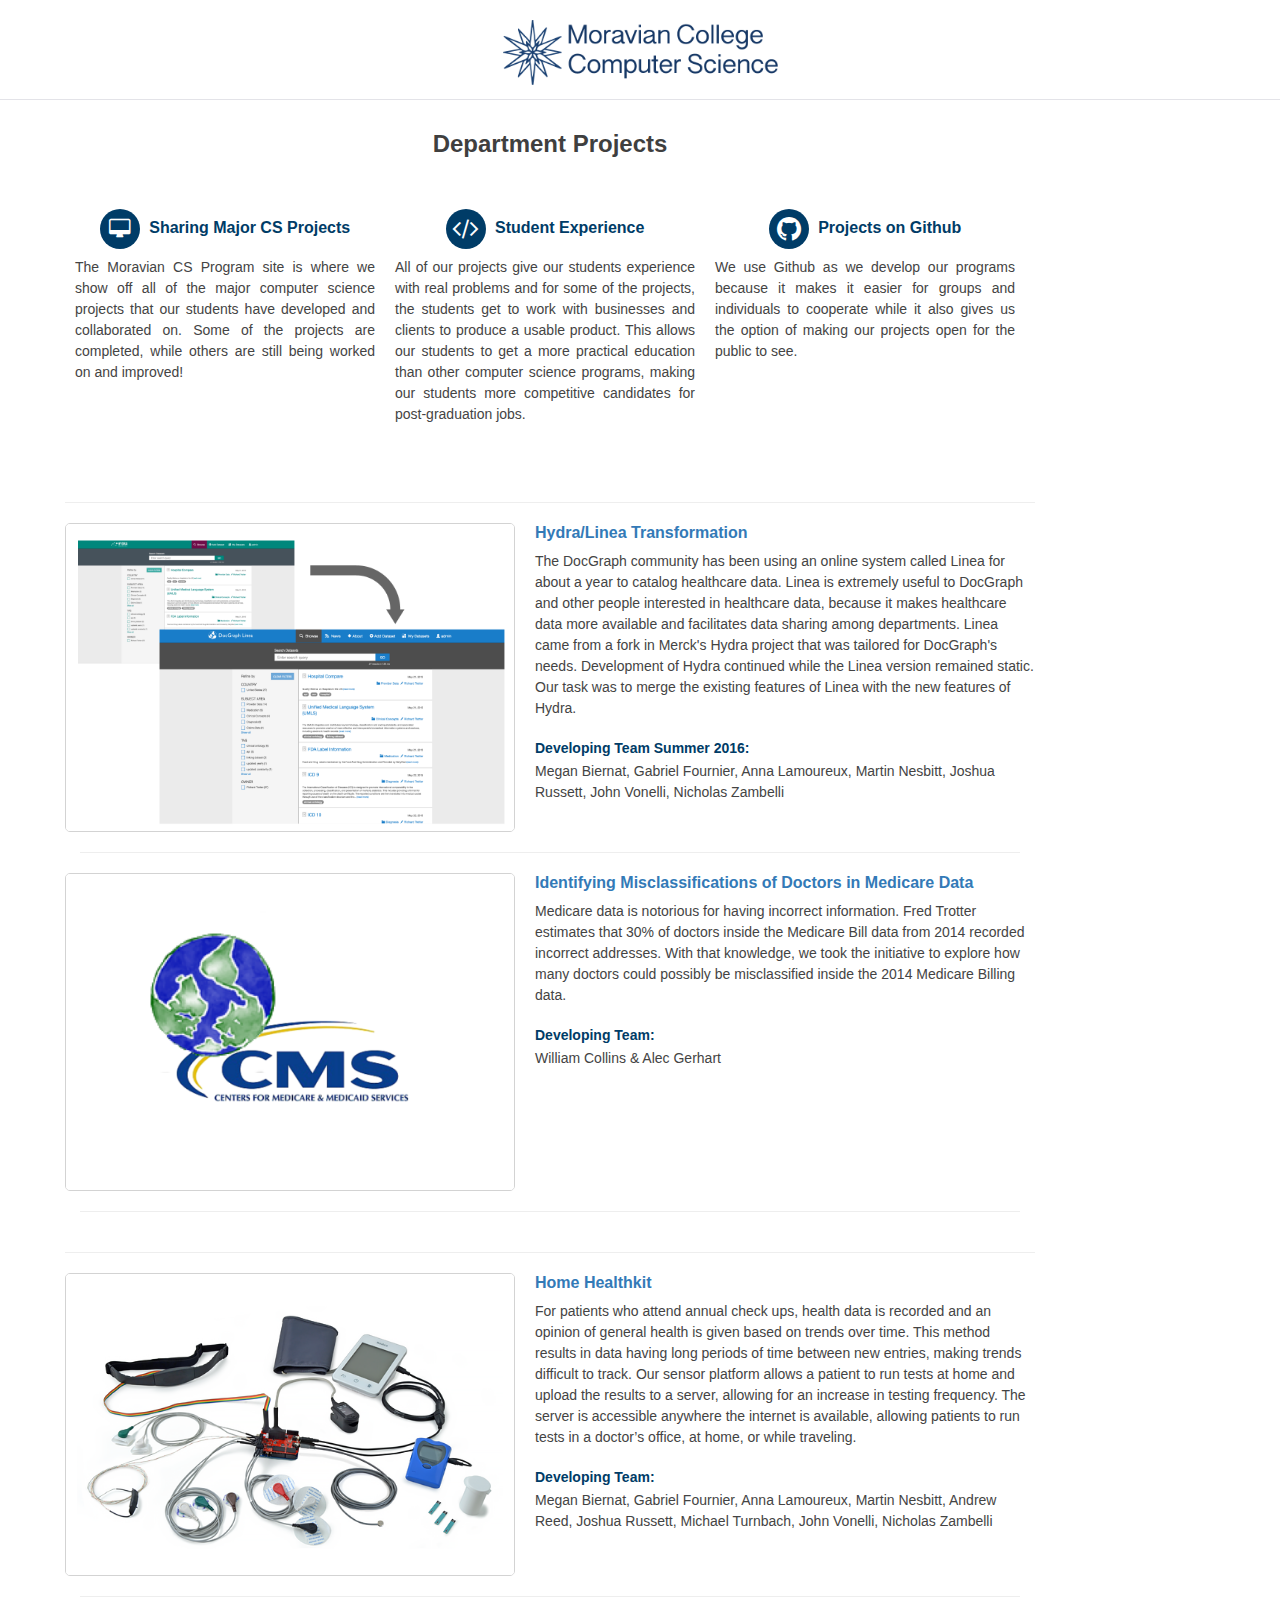
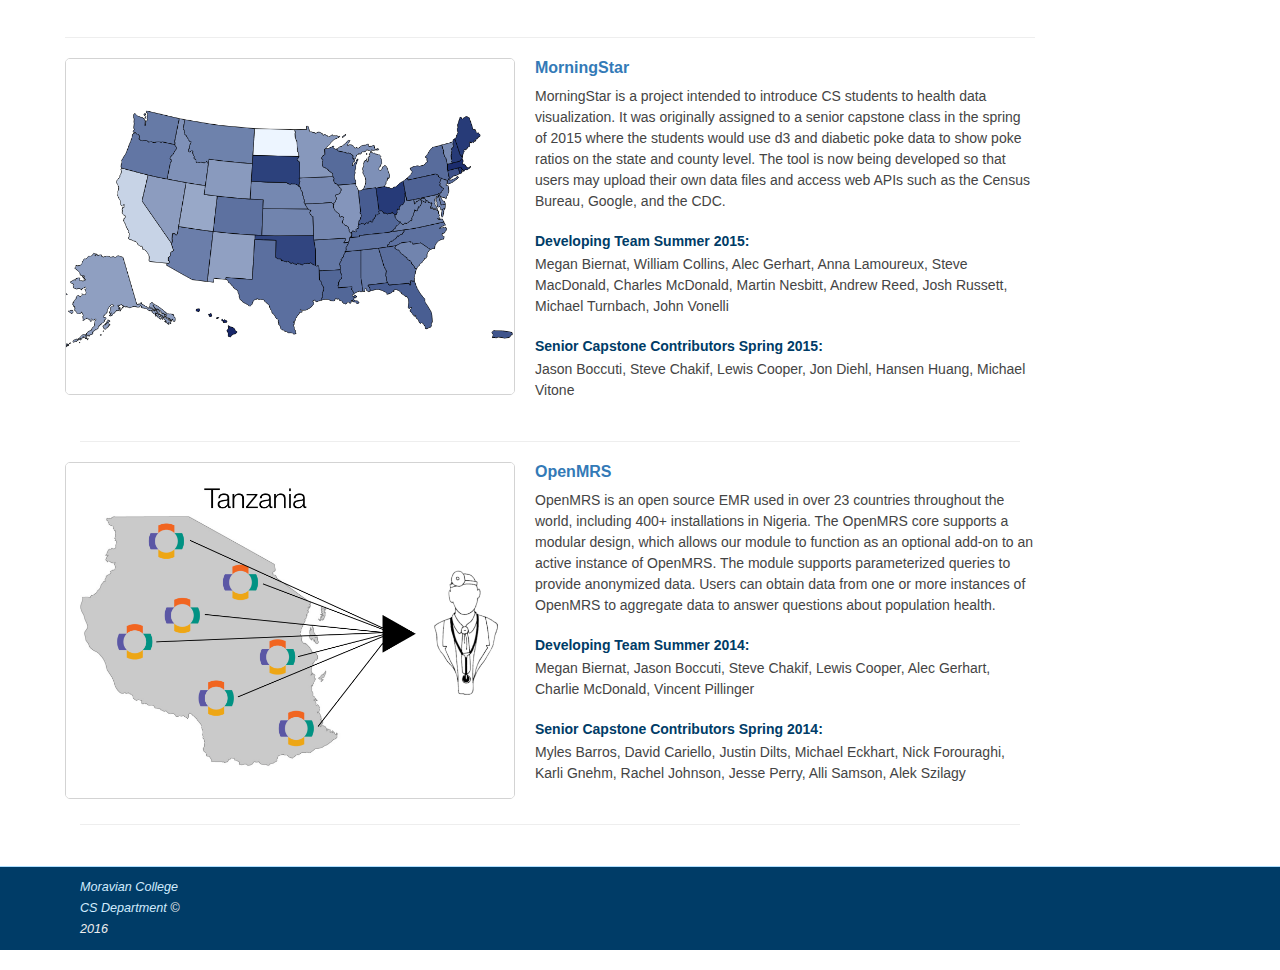
<file: index.html>
<!DOCTYPE html>
	<head>

		<!-- Basic Page Needs
		================================================== -->
		<meta charset="utf-8">
		<title>CS Projects</title>
		<meta name="description" content="">
		<meta name="author" content="">

		<!-- Mobile Specific Metas
		================================================== -->
		<meta name="viewport" content="width=device-width, initial-scale=1, maximum-scale=1">

		<!-- CSS
		================================================== -->
		<link rel="stylesheet" type="text/css" href="stylesheets/base.css">
		<link rel="stylesheet" type="text/css" href="stylesheets/skeleton.css">
		<link rel="stylesheet" type="text/css" href="stylesheets/layout.css">
		<link rel="stylesheet" type="text/css" href="stylesheets/style.css">
		<link rel="stylesheet" type="text/css" href="stylesheets/bootstrap.css">

		<!-- Scripts
		================================================== -->
		 <script src="http://ajax.googleapis.com/ajax/libs/jquery/1.8.0/jquery.min.js"></script>
		<script src="js/bootstrap.min.js"></script>

		<!--Browser Tab Icon-->
		<link rel="shortcut icon" href="images/mocostar.png">

	</head>
	<body>

	<!-- Primary Page Layout
	================================================== -->

	<!--Header-->

	<header id="header" class="site-header" role="banner">
		<div class="container sixteen columns over">
			<h1 id="site-title" class="site-title">
				<a href="index.html" id="logo"><img src="images/mocologo.png" alt="Moravian Logo" height="65" width="275" display="float" text-align="center"/></a>
			</h1>
		</div>
	</header>

	<!--Page Body-->

	<div class="container">
		<article class="sixteen columns main-content">
			<div class="row">
				<!--Page Title-->
				<h1 style="text-align:center;color:#3F3F3F">Department Projects</h1>
			</div>

			<!--Descriptions of Program-->

			<section class="container">
				<div class="row">
					<div class="one-third column">
						<h3 style="text-align:center"><i class="icon-desktop rounded"></i> Sharing Major CS Projects</h3>
						<p style="text-align:justify"> The Moravian CS Program site is where we show off all of the major computer science projects that our students have developed and collaborated on. Some of the projects are completed, while others are still being worked on and improved!</p>
					</div>
					<div class="one-third column">
						<h3 style="text-align:center"><i class="icon-large-code rounded"></i> Student Experience</h3>
						<p style="text-align:justify">All of our projects give our students experience with real problems and for some of the projects, the students get to work with businesses and clients to produce a usable product. This allows our students to get a more practical education than other computer science programs, making our students more competitive candidates for post-graduation jobs.</p>
					</div>
					<div class="one-third column">
						<h3 style="text-align:center"><i class="icon-large-github rounded"></i> Projects on Github</h3>
						<p style="text-align:justify">We use Github as we develop our programs because it makes it easier for groups and individuals to cooperate while it also gives us the option of making our projects open for the public to see.</p>
					</div>
				</div>
			</section>
			
			<!--LineaTransformation Project-->

			<div class="row">
				<hr>
				<a href="LineaTransformation/linea.html"><img class="thumb img-responsive" src="images/LineaThumbNail.jpg" height="336" width="450"></a>
				<h3><a href="LineaTransformation/linea.html">Hydra/Linea Transformation</a></h3>
				<p>The DocGraph community has been using an online system called Linea for about a year to catalog healthcare data. Linea is extremely useful to DocGraph and other people interested in healthcare data, because it makes healthcare data more available and facilitates data sharing among departments.  Linea came from a fork in Merck's Hydra project that was tailored for DocGraph's needs. Development of Hydra continued while the Linea version remained static. Our task was to merge the existing features of Linea with the new features of Hydra.  </p>

				<h4>Developing Team Summer 2016:</h4>
				<p>Megan Biernat, Gabriel Fournier, Anna Lamoureux, Martin Nesbitt, Joshua Russett, John Vonelli, Nicholas Zambelli</p>
			</div>
			<hr>

			<!--DoctorMisclassificationProject-->
			<div class="row">
				<a href="DoctorMisclassification/doctorMisclassification.html"><img class="thumb img-responsive" src="DoctorMisclassification/images/thumbnailwhite.png" height="336" width="450"></a>
				<h3><a href="DoctorMisclassification/doctorMisclassification.html">Identifying Misclassifications of Doctors in Medicare Data</a></h3>
				<p> Medicare data is notorious for having incorrect information. Fred Trotter estimates that 30% of doctors inside the Medicare Bill data from 2014 recorded incorrect addresses. With that knowledge, we took the initiative to explore how many doctors could possibly be misclassified inside the 2014 Medicare Billing data. </p>

				<h4>Developing Team:</h4>
				<p>William Collins & Alec Gerhart</p>
			</div>
			<hr>
			<!--eHealth Sensor App -->
			
			<div class="row">
				<hr>
				<a href="HomeHealthKit/healthkit.html"><img class="thumb img-responsive" src="HomeHealthKit/images/sensors.png" height="336" width="450"></a>
				<h3><a href="HomeHealthKit/healthkit.html">Home Healthkit</a></h3>
				<p>For patients who attend annual check ups, health data is recorded and an opinion of general health is given based on trends over time. This method results in data having long periods of time between new entries, making trends difficult to track. Our sensor platform allows a patient to run tests at home and upload the results to a server, allowing for an increase in testing frequency. The server is accessible anywhere the internet is available, allowing patients to run tests in a doctor’s office, at home, or while traveling.</p>

				<h4>Developing Team:</h4>
				<p>Megan Biernat, Gabriel Fournier, Anna Lamoureux, Martin Nesbitt, Andrew Reed, Joshua Russett, Michael Turnbach, John Vonelli, Nicholas Zambelli</p>
			</div>
			<hr>
			
			<!--MorningStar Project-->

			<div class="row">
				<hr>
				<a href="MorningStar/morningstar.html"><img class="thumb img-responsive" src="images/MS_thumb.jpg" height="336" width="450"></a>
				<h3><a href="MorningStar/morningstar.html">MorningStar</a></h3>
				<p>MorningStar is a project intended to introduce CS students to health data visualization. It was originally assigned to a senior capstone class in the spring of 2015 where the students would use d3 and diabetic poke data to show poke ratios on the state and county level. The tool is now being developed so that users may upload their own data files and access web APIs such as the Census Bureau, Google, and the CDC.</p>

				<h4>Developing Team Summer 2015:</h4>
				<p>Megan Biernat, William Collins, Alec Gerhart, Anna Lamoureux, Steve MacDonald, Charles McDonald, Martin Nesbitt, Andrew Reed, Josh Russett, Michael Turnbach, John Vonelli</p>
				<h4>Senior Capstone Contributors Spring 2015:</h4>
				<p>Jason Boccuti, Steve Chakif, Lewis Cooper, Jon Diehl, Hansen Huang, Michael Vitone</p>
			</div>
			<hr>

			<!--Demo Project-->

			<div class="row">
				<a href="OpenMRS/openMRS.html"><img class="thumb img-responsive" src="OpenMRS/images/MRS-thumb.png" height="336" width="450"></a>
				<h3><a href="OpenMRS/openMRS.html">OpenMRS</a></h3>
				<p>OpenMRS is an open source EMR used in over 23 countries throughout the world, including 400+ installations in Nigeria. The OpenMRS core supports a modular design, which allows our module to function as an optional add-on to an active instance of OpenMRS. The module supports parameterized queries to provide anonymized data. Users can obtain data from one or more instances of OpenMRS to aggregate data to answer questions about population health.</p>

				<h4>Developing Team Summer 2014:</h4>
				<p>Megan Biernat, Jason Boccuti, Steve Chakif, Lewis Cooper, Alec Gerhart, Charlie McDonald, Vincent Pillinger</p>
				<h4>Senior Capstone Contributors Spring 2014:</h4>
				<p>Myles Barros, David Cariello, Justin Dilts, Michael Eckhart, Nick Forouraghi, Karli Gnehm, Rachel Johnson, Jesse Perry, Alli Samson, Alek Szilagy</p>
			</div>
			<hr>

			<!--Demo Project

			<div class="row">
				<a href="#"><img class="thumb img-responsive" src="images/overlay-bg.png" height="336" width="450"></a>
				<h3><a href="#">Title of Project</a></h3>
				<p>A brief description of the project goes here. In porta velit quis mauris luctus, eget luctus neque gravida. Nullam pellentesque pretium rhoncus. Nulla pretium scelerisque sem nec tincidunt. Praesent cursus, nulla vel ultricies venenatis, urna ligula pharetra metus, et mattis elit nunc sed lacus. Sed at elit fringilla, pellentesque eros vel, luctus diam. Donec egestas nisi semper odio dignissim egestas. Etiam vitae lacus a nibh mattis sodales eu sit amet ex. Ut suscipit auctor lacus nec finibus. Vestibulum venenatis imperdiet facilisis. Vivamus in condimentum turpis, in euismod mauris. Nulla facilisi. Ut at nulla aliquam, sodales dui sit amet, tristique lacus.</p>

				<h4>Developing Team:</h4>
				<p>List of names</p>
			</div>
			<hr> -->
				<br>
			</article>

		</div>

		<!--Footer-->

		<footer>
			<div class="row">
				<div id="footer-base">
					<div class="container">
						<div class="two columns">
							<a href="http://mathcs.moravian.edu/">Moravian College CS Department</a> &copy; 2016
						</div>
						<div class="two columns far-edge">
						</div>
					</div>
				</div>
			</div>
		</footer>
	</body>
</html>
</file>
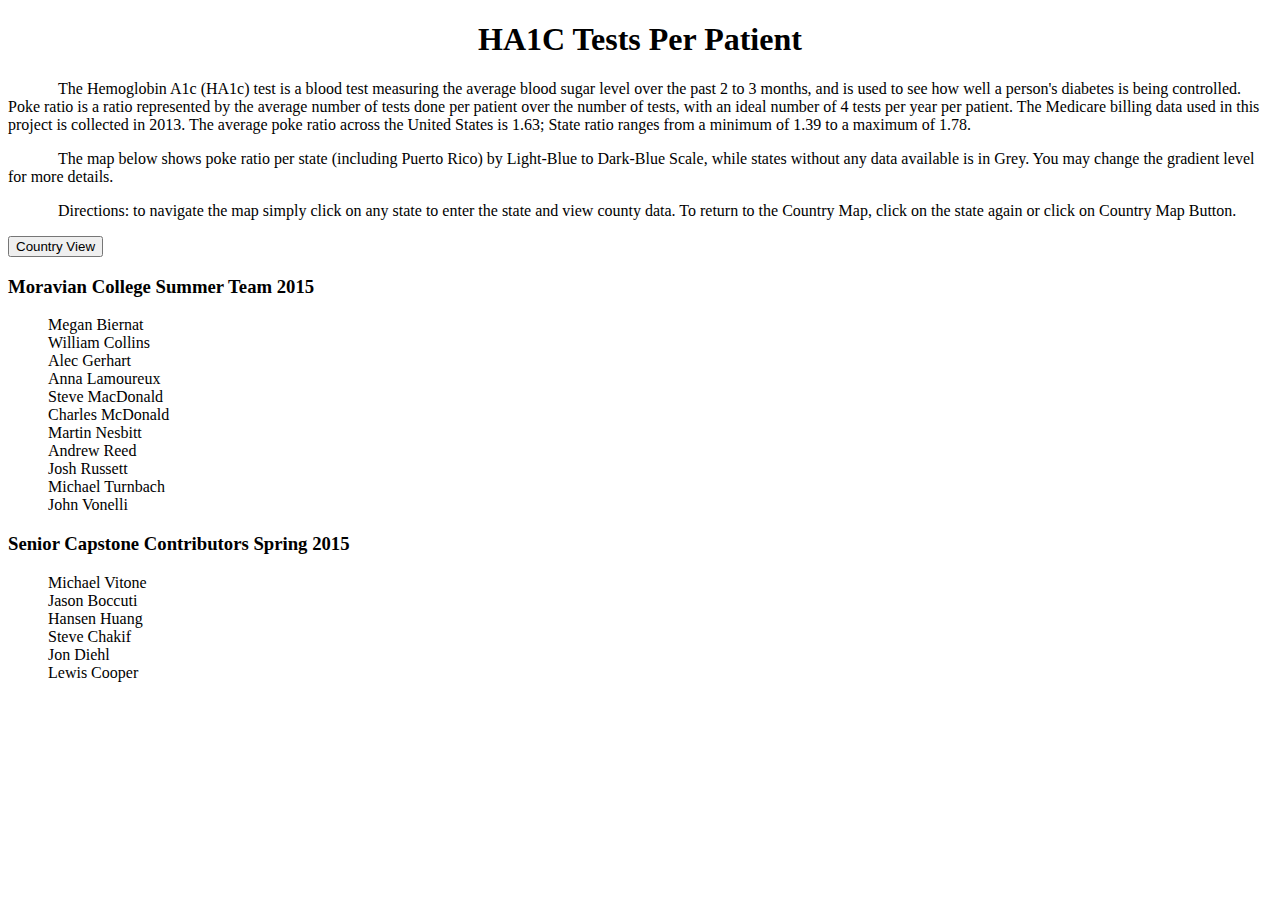
<file: Homepage.html>
<!DOCTYPE html>
 <html>
	<head>

		<meta charset="utf-8">
		<title>Map</title>
		<script type="text/javascript" src="d3/d3.v3.js"></script>
		<script type="text/javascript" src="gradientUSMap.js"></script>		
		<link rel="stylesheet" type="text/css" href="style.css">
	</head>

	<body>

		<div id="pageTitle">
			<h1 style="text-align:center">HA1C Tests Per Patient</h1>

			<p style="text-indent:50px">The Hemoglobin A1c (HA1c) test is a blood test measuring the average blood sugar level over the past 2 to 3 months, and is used to see how well a person's diabetes is being controlled. Poke ratio is a ratio represented by the average number of tests done per patient over the number of tests, with an ideal number of 4 tests per year per patient. The Medicare billing data used in this project is collected in 2013. The average poke ratio across the United States is 1.63; State ratio ranges from a minimum of 1.39 to a maximum of 1.78. 
			</p>
			<p style="text-indent:50px">The map below shows poke ratio per state (including Puerto Rico) by Light-Blue to Dark-Blue Scale, while states without any data available is in Grey. You may change the gradient level for more details.

			</p>
			<p style="text-indent:50px">Directions: to navigate the map simply click on any state to enter the state and view county data. To return to the Country Map, click on the state again or click on Country Map Button.
            </p>
            <p> 

		
        <script>
    	function visitPage(){
        window.location='http://moraviancollege.github.io/';
    	}
		</script>
		<button onclick="visitPage();">Country View</button>
        

		</div>
		

		

		<div id="floatingBarsG" style="visibility: hidden">
			<div class="blockG" id="rotateG_01">
			</div>
			<div class="blockG" id="rotateG_02">
			</div>
			<div class="blockG" id="rotateG_03">
			</div>
			<div class="blockG" id="rotateG_04">
			</div>
			<div class="blockG" id="rotateG_05">
			</div>
			<div class="blockG" id="rotateG_06">
			</div>
			<div class="blockG" id="rotateG_07">
			</div>
			<div class="blockG" id="rotateG_08">
			</div>
		</div>

		<div id="comboDiv">
		</div>

		<div style="background-color: black"></div>


		<!--USMapPoke.js builds map-->
		<script src="USMapPoke.js"></script>
		
		
		
		<h3>Moravian College Summer Team 2015</h3>
		 	<ul style="list-style-type:none">
		 		<li>Megan Biernat</li>
		 		<li>William Collins</li>
		 		<li>Alec Gerhart</li>
		 		<li>Anna Lamoureux</li>
		 		<li>Steve MacDonald</li>
		 		<li>Charles McDonald</li> 
		 		<li>Martin Nesbitt</li>
		 		<li>Andrew Reed</li> 
		 		<li>Josh Russett</li> 
		 		<li>Michael Turnbach</li>
		 		<li>John Vonelli</li>
		 	</ul>	
		 	</p>
		<h3> Senior Capstone Contributors Spring 2015 </h3>
			<ul style="list-style-type:none">
				<li>Michael Vitone</li>
				<li>Jason Boccuti</li>
				<li>Hansen Huang</li>
				<li>Steve Chakif</li>
				<li>Jon Diehl</li>
				<li>Lewis Cooper</li>
			</ul>


	</body>	

 </html>
</file>
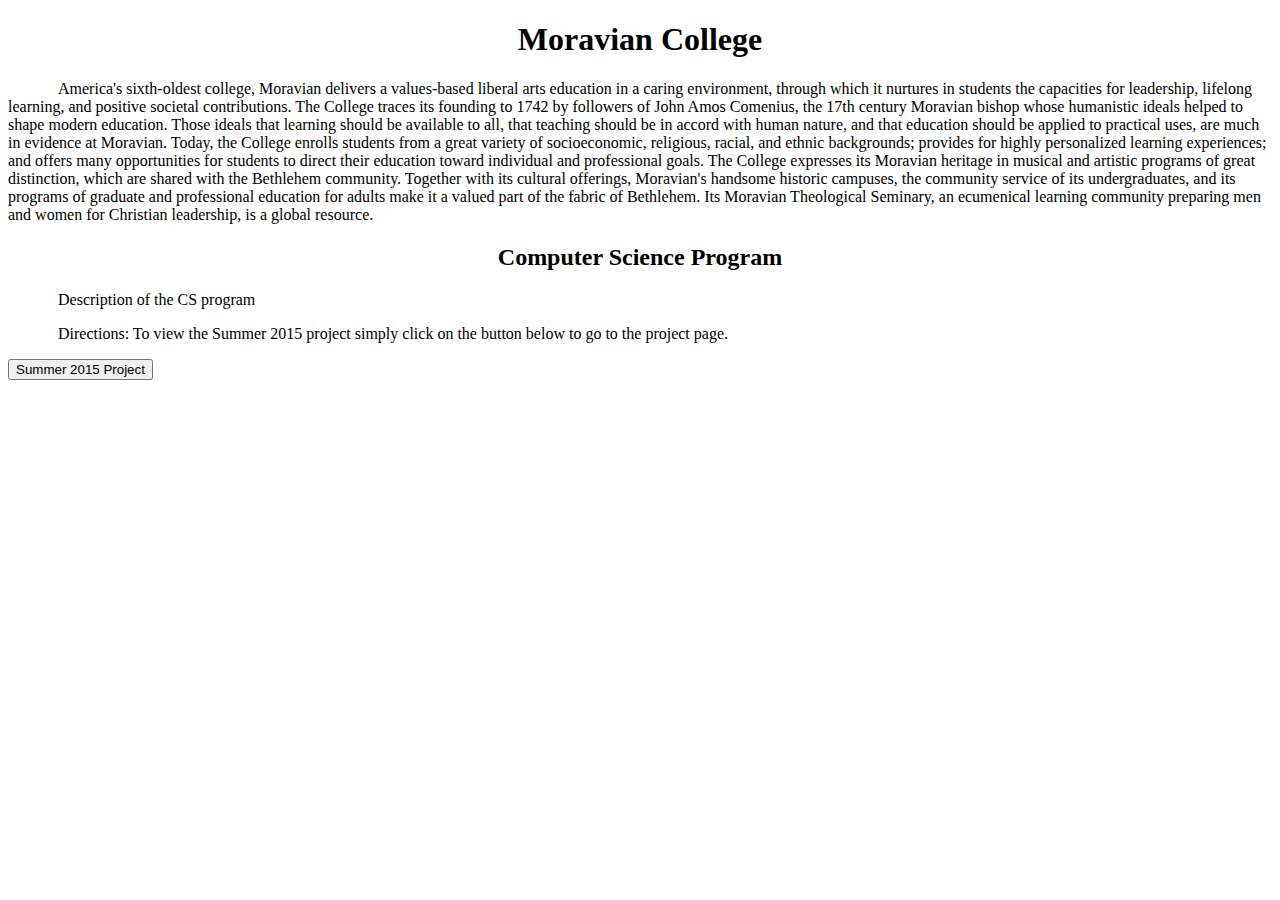
<file: index copy.html>
<!DOCTYPE html>
 <html>
	<head>

		

	<body>

		<div id="pageTitle">
			<h1 style="text-align:center">Moravian College</h1>

			<p style="text-indent:50px"> America's sixth-oldest college, Moravian delivers a values-based liberal arts education in a caring environment, through which it nurtures in students the capacities for leadership, lifelong learning, and positive societal contributions.
The College traces its founding to 1742 by followers of John Amos Comenius, the 17th century Moravian bishop whose humanistic ideals helped to shape modern education. Those ideals that learning should be available to all, that teaching should be in accord with human nature, and that education should be applied to practical uses, are much in evidence at Moravian. Today, the College enrolls students from a great variety of socioeconomic, religious, racial, and ethnic backgrounds; provides for highly personalized learning experiences; and offers many opportunities for students to direct their education toward individual and professional goals.
The College expresses its Moravian heritage in musical and artistic programs of great distinction, which are shared with the Bethlehem community. Together with its cultural offerings, Moravian's handsome historic campuses, the community service of its undergraduates, and its programs of graduate and professional education for adults make it a valued part of the fabric of Bethlehem. Its Moravian Theological Seminary, an ecumenical learning community preparing men and women for Christian leadership, is a global resource.
			</p>
			
            <p> 
			<h2 style="text-align:center">Computer Science Program</h2>
			<p style="text-indent:50px"> Description of the CS program


			<p style="text-indent:50px">Directions: To view the Summer 2015 project simply click on the button below to go to the project page.
            </p>
		
        <script>
    	function visitPage(){
        window.location='ProjectPage.html';
    	}
		</script>
		<button onclick="visitPage();">Summer 2015 Project</button>
</file>
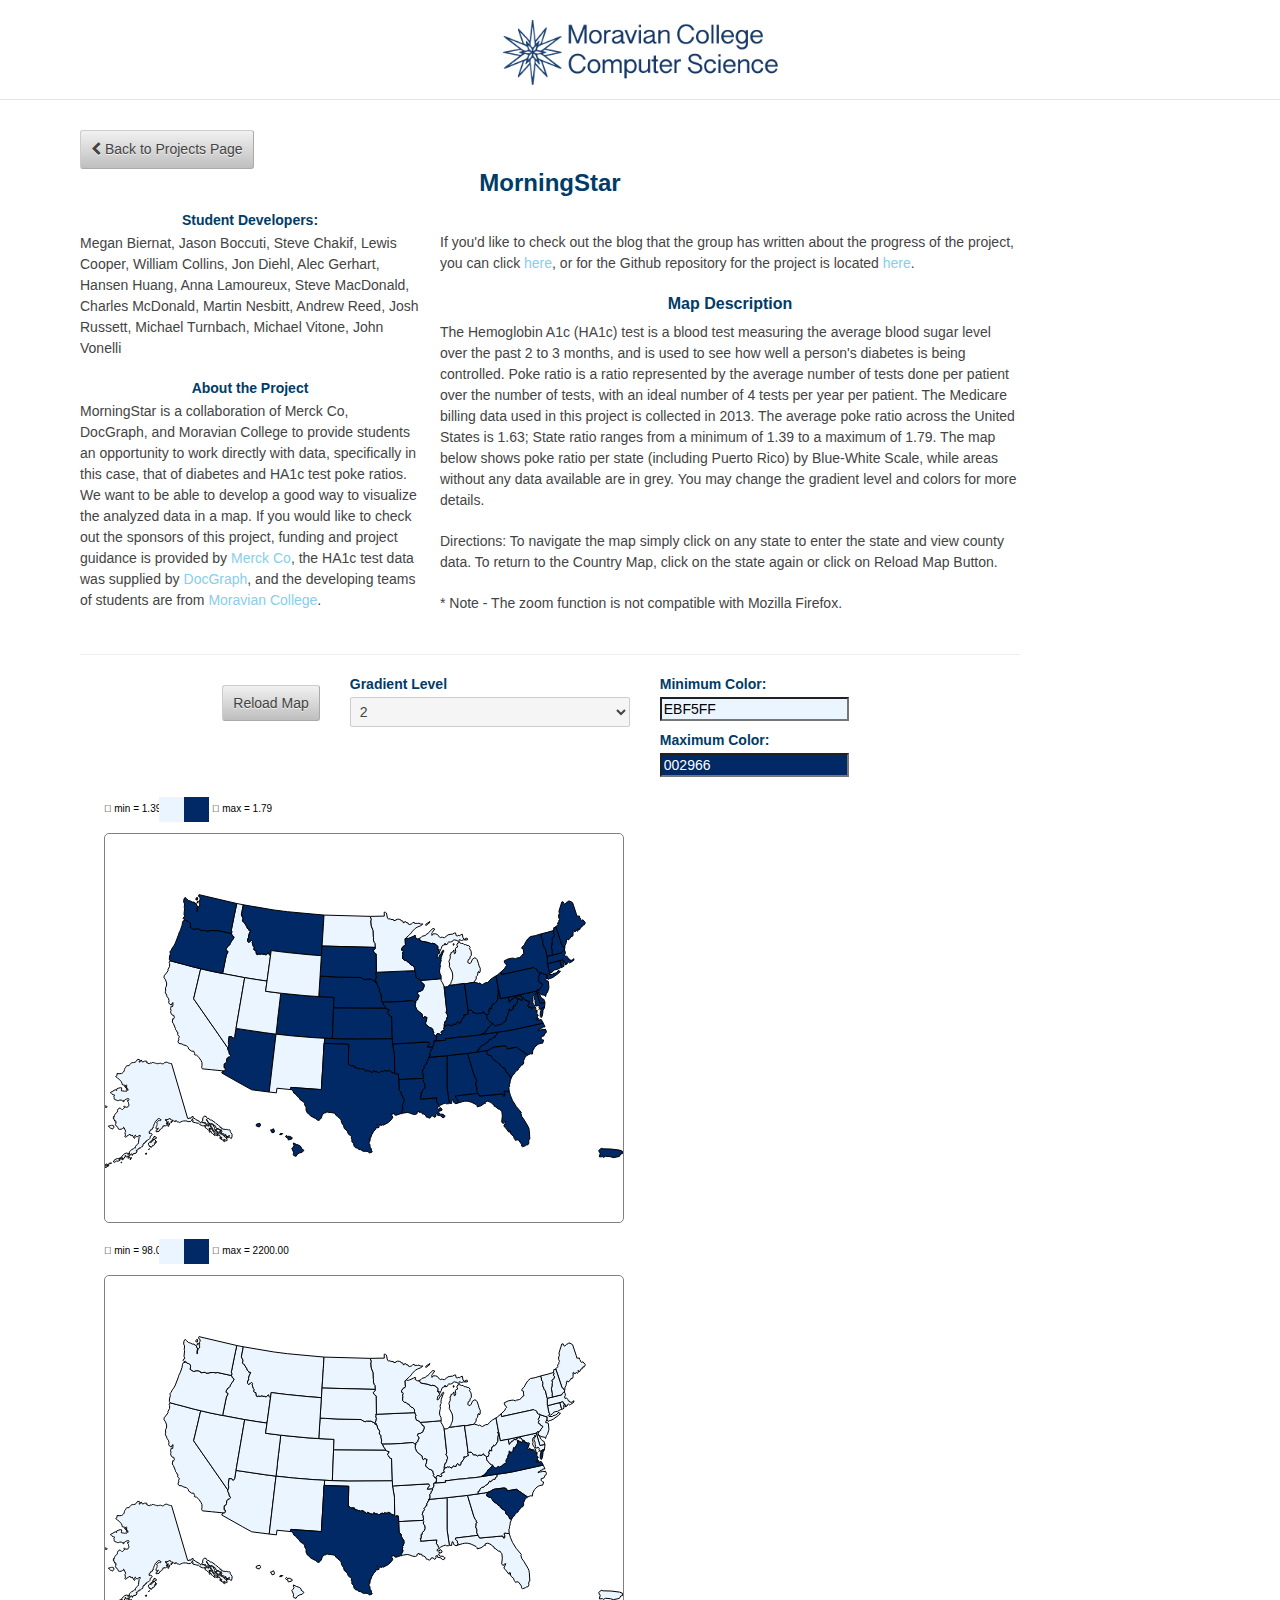
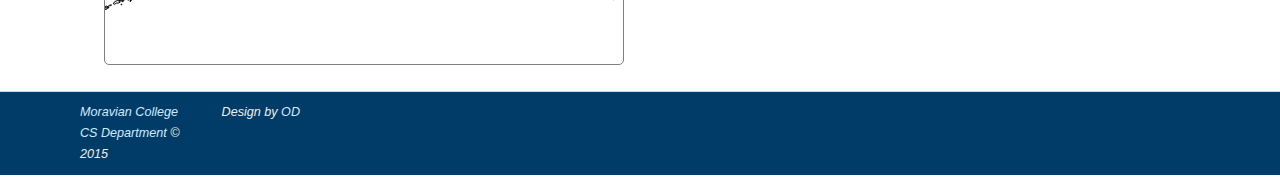
<file: morningstar.html>
<!DOCTYPE html>
  <head>

	<!-- Basic Page Needs
  ================================================== -->
	<meta charset="utf-8">
	<title>CS Projects: MorningStar</title>
	<meta name="description" content="">
	<meta name="author" content="">
	

	<!-- Mobile Specific Metas
  ================================================== -->
	<meta name="viewport" content="width=device-width, initial-scale=1, maximum-scale=1">

	<!-- CSS
  ================================================== -->
	<link rel="stylesheet" type="text/css" href="stylesheets/base.css"><!--Web Page-->
	<link rel="stylesheet" type="text/css" href="stylesheets/skeleton.css"><!--Web Page-->
	<link rel="stylesheet" type="text/css" href="stylesheets/layout.css"><!--Web Page-->
    <link rel="stylesheet" type="text/css" href="stylesheets/style.css"><!--Map-->
    <link rel="stylesheet" type="text/css" href="stylesheets/bootstrap.css"> <!--Bootstrap-->
    
    <!-- Scripts
  ================================================== -->
 	<script src="http://ajax.googleapis.com/ajax/libs/jquery/1.8.0/jquery.min.js"></script> <!--Bootstrap-->
    <script type="text/javascript" src="d3/d3.v3.js"></script> <!--d3 Map Drawing-->
	<script type="text/javascript" src="gradientUSMap.js"></script> <!--Map Drawing-->
    <script type="text/javascript" src="jscolor/jscolor.js"></script> <!--Color Picker-->
    <script type="text/javascript" src="js/bootstrap.min.js"></script> <!--Bootstrap-->

    <!--Browser Tab Icon-->
	<link rel="shortcut icon" href="images/mocostar.png">

  </head>
  <body>

	<!-- Primary Page Layout
	================================================== -->

	<!--Header-->

	<header id="header" class="site-header" role="banner">
      <div class="container sixteen columns over">
        <h1 id="site-title" class="site-title">
          <a href="index.html" id="logo"><img src="images/mocologo.png" alt="Moravian Logo" height="65" width="275" display="float" text-align="center"/></a>
        </h1>
      </div>
    </header>

    <!--Page Body-->

	<div id="Main_Content" class="container">
	  <div class="sixteen columns main-content">
	    <!--Back Button-->
	    <script> function visitPage(){
          window.location='index.html'; 
          }
	    </script>
	    <button onclick="visitPage();"><i class="icon-chevron-left"></i> Back to Projects Page</button>
	    <!--Page Title-->
	    <h1 style="text-align:center;">MorningStar</h1>
	  </div>
	
	  <!--Left-Hand Side Bar-->
	
	  <aside class="six columns right-sidebar">
        <div class="sidebar-widget social">
		  <h4 style="text-align:center">Student Developers:</h4>
		  <p>Megan Biernat, Jason Boccuti, Steve Chakif, Lewis Cooper, William Collins, Jon Diehl, Alec Gerhart, Hansen Huang, Anna Lamoureux, Steve MacDonald, Charles McDonald, Martin Nesbitt, Andrew Reed, Josh Russett, Michael Turnbach, Michael Vitone, John Vonelli</p>
		
		  <h4 style="text-align:center">About the Project</h4>
	      <p>MorningStar is a collaboration of Merck Co, DocGraph, and Moravian College to provide students an opportunity to work directly with data, specifically in this case, that of diabetes and HA1c test poke ratios. We want to be able to develop a good way to visualize the analyzed data in a map. If you would like to check out the sponsors of this project, funding and project guidance is provided by <a href="http://www.merck.com/index.html" style="font-size:14px;color:SkyBlue">Merck Co</a>, the HA1c test data was supplied by <a href="http://www.docgraph.org" style="font-size:14px;color:SkyBlue">DocGraph</a>, and the developing teams of students are from <a href="http://www.moravian.edu" style="font-size:14px;color:SkyBlue">Moravian College</a>.</p> 
        </div>
      </aside>
    
      <!--Main Content-->
    
      <article class="ten columns main-content">  
        <div id="pageTitle">
          <br>
	      <p>If you'd like to check out the blog that the group has written about the progress of the project, you can click <a href="http://morningstar.moravian.edu/" style="font-size:14px;color:SkyBlue">here</a>, or for the Github repository for the project is located <a href="https://github.com/MoravianCollege/moraviancollege.github.io" style="font-size:14px;color:SkyBlue">here</a>.</p>
		  
		  <h3 style="text-align:center">Map Description</h3>
		  <p>The Hemoglobin A1c (HA1c) test is a blood test measuring the average blood sugar level over the past 2 to 3 months, and is used to see how well a person's diabetes is being controlled. Poke ratio is a ratio represented by the average number of tests done per patient over the number of tests, with an ideal number of 4 tests per year per patient. The Medicare billing data used in this project is collected in 2013. The average poke ratio across the United States is 1.63; State ratio ranges from a minimum of 1.39 to a maximum of 1.79. The map below shows poke ratio per state (including Puerto Rico) by Blue-White Scale, while areas without any data available are in grey. You may change the gradient level and colors for more details.</p>
			
		  <p>Directions: To navigate the map simply click on any state to enter the state and view county data. To return to the Country Map, click on the state again or click on Reload Map Button.</p>
		  <p>* Note - The zoom function is not compatible with Mozilla Firefox.</p>
	    </div>
	  </article>
	  
	  <!--Map Tools-->
	  
	  <article class="sixteen columns main-content">
	    <hr>
	    <div class="row col-xs-12 col-sm-12 col-md-12 col-lg-10 col-lg-offset-1"><!--Bootstrap class to adjust for smaller screens-->
	      <ul>
	        <li class="sameLine first" style="margin-top:10px;">
	          <button onclick="manager.redraw();">Reload Map</button><!--Resets map to original view (does not reset color gradient)-->
	        </li>
	        <li class="sameLine">
	          <!--Gradient Level Menu-->
		      <div id="comboDiv"><h4>Gradient Level</h4></div>
		    </li>
            <li class="sameLine">
              <!--Color Pickers (Customization tips at https://jscolor.com/try.php)-->
              <h4>Minimum Color:</h4>
              <input class="color {pickerFaceColor:'#003c67',pickerFace:3,pickerBorder:0,pickerInsetColor:'black',onImmediateChange:'recolor();' }"  id="min_color_picker" value="EBF5FF"> <!--Redraws map every time the map is changed; type initially reads "EBF5FF" upon loading-->
            </li>
			<li class="sameLine">
              <h4>Maximum Color:</h4>
		      <input class="color {pickerFaceColor:'#003c67',pickerFace:3,pickerBorder:0,pickerInsetColor:'black',onImmediateChange:'recolor();' }" id="max_color_picker" value="002966"> <!--Redraws map every time the map is changed; type initially reads "002966" upon loading-->
		    </li>
		  </ul>
		</div>
	  </article>
	  
	  <!--Map SVG and Spinner-->
	  
	  <article class="sixteen columns main-content">
		<div id="mapContainer" class="row">
		  <!-- Spinner Animation -->
		  <div id="floatingBarsG" style="visibility: hidden">
		    <div class="blockG" id="rotateG_01">
			</div>
			<div class="blockG" id="rotateG_02">
			</div>
			<div class="blockG" id="rotateG_03">
			</div>
			<div class="blockG" id="rotateG_04">
			</div>
			<div class="blockG" id="rotateG_05">
			</div>
			<div class="blockG" id="rotateG_06">
			</div>
			<div class="blockG" id="rotateG_07">
			</div>
			<div class="blockG" id="rotateG_08">
			</div>
	      </div>
          <div style="background-color: black"></div>	
   		</div>
      </article>
        
    </div>
      
    <!--Footer--> 
      
    <footer>
      <div class="row">
		<div id="footer-base">
		  <div class="container">
		    <div class="two columns">
		      <a href="http://mathcs.moravian.edu/">Moravian College CS Department</a> &copy; 2015
		    </div>
            <div class="two columns far-edge">
		      Design by <a href="http://www.opendesigns.org">OD</a>
		    </div>
		  </div>
		</div>
      </div>
    </footer>
      
    <!-- USMapPoke.js builds map -->
    <script src="gradientUSMap.js"></script>
    <script src="mapManager.js"></script>
    
    <script>
            
		    var changeColor = function(){
		        
		        map.setColor(String(getColor(min_color_picker)), String(getColor(max_color_picker)));
		        
		    };
		    
		    
		    //map parts
		    var getStateValuesFunction = function(data, stateName, feature) {
                var i = 0;
		        var dataState;
		        var stateAbbr = this.state_abbreviations[stateName];
		        for (i = 0; i < data.length; i++) {
                    //Grab state name
                    dataState = data[i].state;
                    //Grab data value, and convert from string to float
                    if (dataState === stateAbbr) {
                    	for(var x = 0; x < features.length; x++){
                    		dict_of_state_dict[feature][stateName] = data[i][feature];
                    	}
            	        return parseFloat(data[i][feature]);
        	        }
		        }
	        };
	        //end edit
	        
	        var getCountyValuesFunction = function(data, countyName, feature) {
		        //Merge the ag. data and GeoJSON
                //Loop through once for each ag. data value
                var i = 0;
                var dataCounty;
                var part;
                var len;
                var str;
                var k;
                for (i = 0; i < data.length; i++) {
                    //Grab state name
                    dataCounty = data[i].county;
                    part = dataCounty.split(" ");
                    // if the last thing is county/borough get rid of it
                    len = part.length;
                    if (part[len-1] === "County" || part[len-1] === "Borough" || part[len-1] === "Parish") {
                        str = "";
                        for (k = 0; k < len-1; k++) {
                            str += part[k];
                            if (k !== len-2) {
                                str += " ";
                            }
                        }
                        dataCounty = str;
                    }
                    else if (part[len-2] === "Census") {
                        str = "";
                        for (k = 0; k < len-2; k++) {
                            str += part[k];
                            if (k !== len-3) {
                                str += " ";
                            }
                        }
                        dataCounty = str;
                    }
                    if (dataCounty.toLowerCase() === countyName.toLowerCase()) {
            	        //Grab data value, and convert from string to float
            	        for(var x = 0; x < features.length; x++){
                    		dict_of_county_dict[feature][countyName] = data[i][feature];
                    	}
            	        return parseFloat(data[i][feature]);
                    }
           
                }
	        };
	        
	        //edit for video
	        
	        // Ignore jslint for state names with multiple words
	        var state_abbreviations = {};
	        state_abbreviations["Alabama"] = "AL";
	        state_abbreviations["Alaska"] = "AK";
	        state_abbreviations["Arizona"] = "AZ";
	        state_abbreviations["Arkansas"] = "AR";
	        state_abbreviations["California"] = "CA";
	        state_abbreviations["Colorado"] = "CO";
	        state_abbreviations["Connecticut"] = "CT";
	        state_abbreviations["Delaware"] = "DE";
	        state_abbreviations["District of Columbia"] = "DC";
	        state_abbreviations["Florida"] = "FL";
	        state_abbreviations["Georgia"] = "GA";
	        state_abbreviations["Hawaii"] = "HI";
	        state_abbreviations["Idaho"] = "ID";
	        state_abbreviations["Illinois"] = "IL";
	        state_abbreviations["Indiana"] = "IN";
	        state_abbreviations["Iowa"] = "IA";
	        state_abbreviations["Kansas"] = "KS";
	        state_abbreviations["Kentucky"] = "KY";
	        state_abbreviations["Louisiana"] = "LA";
	        state_abbreviations["Maine"] = "ME";
	        state_abbreviations["Maryland"] = "MD";
	        state_abbreviations["Massachusetts"] = "MA";
	        state_abbreviations["Michigan"] = "MI";
	        state_abbreviations["Minnesota"] = "MN";
	        state_abbreviations["Mississippi"] = "MS";
	        state_abbreviations["Missouri"] = "MO";
	        state_abbreviations["Montana"] = "MT";
	        state_abbreviations["Nebraska"] = "NE";
	        state_abbreviations["Nevada"] = "NV";
	        state_abbreviations["New Hampshire"] = "NH";
	        state_abbreviations["New Jersey"] = "NJ";
	        state_abbreviations["New Mexico"] = "NM";
	        state_abbreviations["New York"] = "NY";
	        state_abbreviations["North Carolina"] = "NC";
	        state_abbreviations["North Dakota"] = "ND";
	        state_abbreviations["Ohio"] = "OH";
	        state_abbreviations["Oklahoma"] = "OK";
	        state_abbreviations["Oregon"] = "OR";
	        state_abbreviations["Pennsylvania"] = "PA";
	        state_abbreviations["Rhode Island"] = "RI";
	        state_abbreviations["South Carolina"] = "SC";
	        state_abbreviations["South Dakota"] = "SD";
	        state_abbreviations["Tennessee"] = "TN";
	        state_abbreviations["Texas"] = "TX";
	        state_abbreviations["Utah"] = "UT";
	        state_abbreviations["Vermont"] = "VT";
	        state_abbreviations["Virginia"] = "VA";
	        state_abbreviations["Washington"] = "WA";
	        state_abbreviations["West Virginia"] = "WV";
	        state_abbreviations["Wisconsin"] = "WI";
	        state_abbreviations["Wyoming"] = "WY";
	        state_abbreviations["Puerto Rico"] = "PR";
	        
	        //Create file paths. Used in setPaths function
	        var us_poke_data_file = " json/poke_ratio_correct2.csv";
	        var map_json_file = "json/us-states.json";
	        var county_path_file = "json/stateJSON/";
	        var county_poke_data_file = "json/countyPokes/";
		    
		    var map = new GradientMap('poke_ratio')
		        .setColors('#EBF5FF','#002966')
		        .setRestFileName('poke.csv')
		        .setFunctions(getStateValuesFunction, getCountyValuesFunction)
		        .setStateAbbreviations(state_abbreviations)
		        .setPaths(map_json_file, us_poke_data_file, county_path_file, county_poke_data_file);
		    
		    var map2 = new GradientMap('migrant_housing')
		        .setColors('#EBF5FF','#002966')
		        .setRestFileName('poke.csv')
		        .setFunctions(getStateValuesFunction, getCountyValuesFunction)
		        //.setFunctions(getStateValuesFunction, getCountyValuesFunction)
		        .setStateAbbreviations(state_abbreviations)
		        .setPaths(map_json_file, "json/migrantHousing.csv", county_path_file, "json/migrantHousing/");
		        //.setPaths(map_json_file, us_poke_data_file, county_path_file, county_poke_data_file);
		    
		    var manager = new mapManager();
			manager.makeCombo();
		    manager.addMap(map);
		    manager.addMap(map2);

		    var dict_of_state_dict = {};
            var dict_of_county_dict = {};
            var features = [];
            for(var x = 0; x < manager.maps().length; x++) {
            	features.push(manager.maps()[x].getFeat());
            }
            for(var count = 0; count < features.length; count++){
	            dict_of_state_dict[features[count]] = {};
	            dict_of_county_dict[features[count]] = {};
            }
            var feature_desired = "poke_ratio";
		    manager.drawMaps();
		    function getStateDictionaries(){
	            return dict_of_state_dict;
	
            }
            function getCountyDictionaries(){
	            return dict_of_county_dict;
	
            }
            function getFeatures(){
	            return features;
	
            }
		</script>

	<script>
      function makeMap(source) {
        var newScript = document.createElement("script");
        newScript.setAttribute('id', 'scriptSrc');
		newScript.setAttribute('type','text/javascript');
		newScript.setAttribute('src', source);
		document.getElementsByTagName("head")[0].appendChild(newScript);
		//drawTheMap();
      }
			
      function selectData() {
		if (document.getElementById("pokeRatio").checked == true) {
			removeTestMap();
			drawTheUSMap();
        }
		if (document.getElementById("testData").checked == true) {
			//makeMap("testingGeneralization.js");
			removeUSMap();
			drawTheTestMap();
		}
		//makeMap();
      }
			
      function removeUS(){
        removeUSMap();
      }
      function getColor(input_id){
        return "#" +  document.getElementById(input_id).color.toString();
      }
      function recolor(){
        manager.setMapColors(String(getColor("min_color_picker")), String(getColor("max_color_picker")));
      }
    </script>
      
  </body>
</html>
</file>
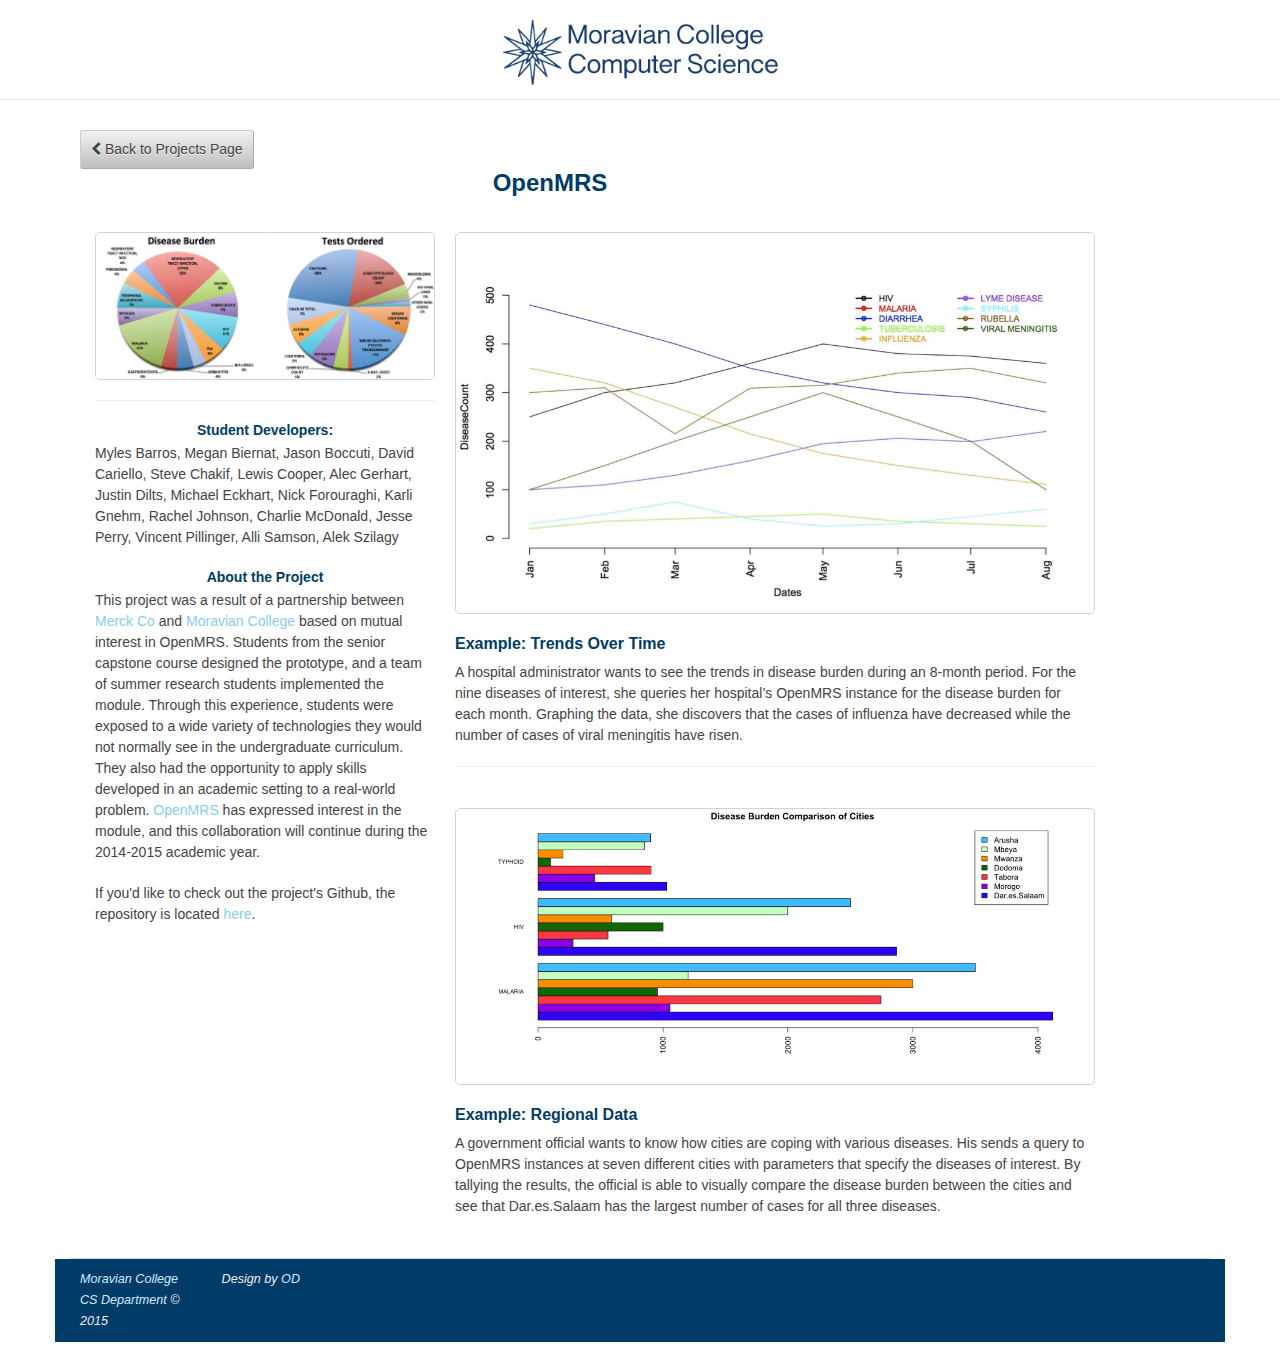
<file: openMRS.html>
<!DOCTYPE html>
	<head>

		<!-- Basic Page Needs
		================================================== -->
		<meta charset="utf-8">
		<title>CS Projects: OpenMRS</title>
		<meta name="description" content="">
		<meta name="author" content="">

		<!-- Mobile Specific Metas
		================================================== -->
		<meta name="viewport" content="width=device-width, initial-scale=1, maximum-scale=1">

		<!-- CSS
		================================================== -->
		<link rel="stylesheet" type="text/css" href="stylesheets/base.css"><!--Web Page-->
		<link rel="stylesheet" type="text/css" href="stylesheets/skeleton.css"><!--Web Page-->
		<link rel="stylesheet" type="text/css" href="stylesheets/layout.css"><!--Web Page-->
		<link rel="stylesheet" type="text/css" href="stylesheets/style.css"><!--Map-->
		<link rel="stylesheet" type="text/css" href="stylesheets/bootstrap.css"> <!--Bootstrap-->

		<!--Browser Tab Icon-->
		<link rel="shortcut icon" href="images/mocostar.png">

	</head>
	<body>

	<!-- Primary Page Layout
	================================================== -->

	<!--Header-->

	<header id="header" class="site-header" role="banner">
		<div class="container sixteen columns over">
			<h1 id="site-title" class="site-title">
				<a href="index.html" id="logo"><img src="images/mocologo.png" alt="Moravian Logo" height="65" width="275" display="float" text-align="center"/></a>
			</h1>
		</div>
	</header>

	<!--Page Body-->
	<div id="Main_Content" class="container">
		<div class="sixteen columns main-content">
			<!--Back Button-->
			<script> function visitPage(){
					window.location='index.html';
					}
			</script>
			<button onclick="visitPage();"><i class="icon-chevron-left"></i> Back to Projects Page</button>
			<!--Page Title-->
			<h1 style="text-align:center;">OpenMRS</h1>
			<br>
		</div>

		<!--Side Bar-->

		<div class="container">
			<aside class="six columns right-sidebar">
				<div class="sidebar-widget social">
					<img src="images/piecharts.png" class="scale-with-grid" style="border:1px solid lightgrey;border-radius:5px;">
					<br>
					<hr>
					<h4 style="text-align:center">Student Developers:</h4>
					<p>Myles Barros, Megan Biernat, Jason Boccuti, David Cariello, Steve Chakif, Lewis Cooper, Alec Gerhart, Justin Dilts, Michael Eckhart, Nick Forouraghi, Karli Gnehm, Rachel Johnson, Charlie McDonald, Jesse Perry, Vincent Pillinger, Alli Samson, Alek Szilagy</p>

					<h4 style="text-align:center">About the Project</h4>
					<p>This project was a result of a partnership between <a href="http://www.merck.com/index.html" style="font-size:14px;color:SkyBlue">Merck Co</a> and <a href="http://www.moravian.edu" style="font-size:14px;color:SkyBlue">Moravian College</a> based on mutual interest in OpenMRS. Students from the senior capstone course designed the prototype, and a team of summer research students implemented the module. Through this experience, students were exposed to a wide variety of technologies they would not normally see in the undergraduate curriculum. They also had the opportunity to apply skills developed in an academic setting to a real-world problem. <a href="http://openmrs.org/" style="font-size:14px;color:SkyBlue">OpenMRS</a> has expressed interest in the module, and this collaboration will continue during the 2014-2015 academic year.</p>

					<p>If you'd like to check out the project's Github, the repository is located <a href="https://github.com/MoravianOpenMRS/openmrs-module-dataaggregation" style="font-size:14px;color:SkyBlue">here</a>.</p>
				</div>
			</aside>

			<!--Main Content-->

			<article class="eleven columns main-content">
				<img src="images/diseaseovertime.png" class="scale-with-grid" style="border:1px solid lightgrey;border-radius:5px;">
				<p></p>
				<h3>Example: Trends Over Time</h3>
				<p>A hospital administrator wants to see the trends in disease burden during an 8-month period. For the nine diseases of interest, she queries her hospital’s OpenMRS instance for the disease burden for each month. Graphing the data, she discovers that the cases of influenza have decreased while the number of cases of viral meningitis have risen.</p>
				<hr>
				<br>

				<img src="images/bargraph.png" class="scale-with-grid" style="border:1px solid lightgrey;border-radius:5px;">
				<p></p>
				<h3>Example: Regional Data</h3>
				<p>A government official wants to know how cities are coping with various diseases. His sends a query to OpenMRS instances at seven different cities with parameters that specify the diseases of interest. By tallying the results, the official is able to visually compare the disease burden between the cities and see that Dar.es.Salaam has the largest number of cases for all three diseases.</p>
				<br>
			</article>
		</div>

		<!--Footer-->

		<footer>
			<div class="row">
				<div id="footer-base">
					<div class="container">
						<div class="two columns">
							<a href="http://mathcs.moravian.edu/">Moravian College CS Department</a> &copy; 2015
						</div>
						<div class="two columns far-edge">
							Design by <a href="http://www.opendesigns.org">OD</a>
						</div>
					</div>
				</div>
			</div>
		</footer>

	</body>
</html>
</file>
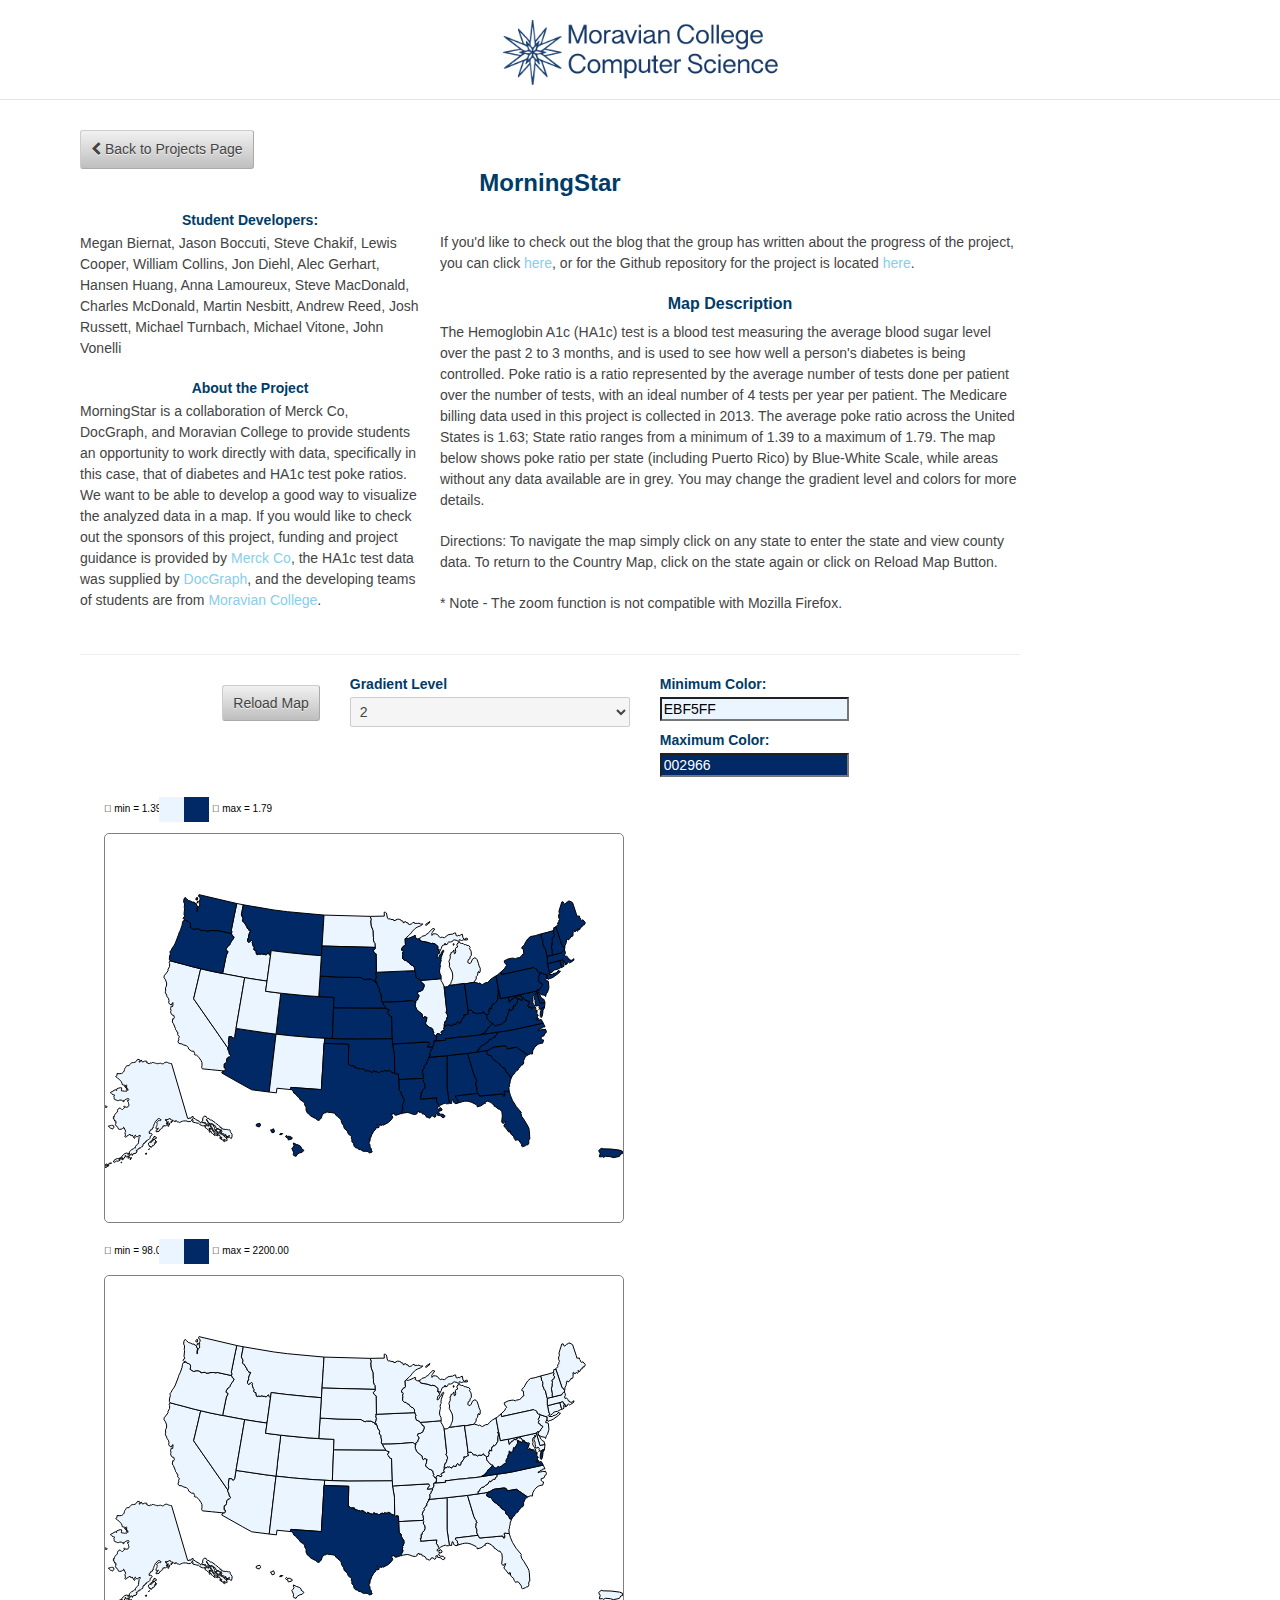
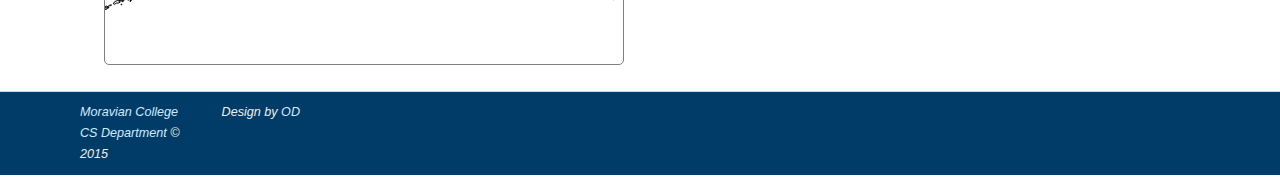
<file: twoMap.html>
<!DOCTYPE html>
  <head>

	<!-- Basic Page Needs
  ================================================== -->
	<meta charset="utf-8">
	<title>CS Projects: MorningStar</title>
	<meta name="description" content="">
	<meta name="author" content="">
	

	<!-- Mobile Specific Metas
  ================================================== -->
	<meta name="viewport" content="width=device-width, initial-scale=1, maximum-scale=1">

	<!-- CSS
  ================================================== -->
	<link rel="stylesheet" type="text/css" href="stylesheets/base.css"><!--Web Page-->
	<link rel="stylesheet" type="text/css" href="stylesheets/skeleton.css"><!--Web Page-->
	<link rel="stylesheet" type="text/css" href="stylesheets/layout.css"><!--Web Page-->
    <link rel="stylesheet" type="text/css" href="stylesheets/style.css"><!--Map-->
    <link rel="stylesheet" type="text/css" href="stylesheets/bootstrap.css"> <!--Bootstrap-->
    
    <!-- Scripts
  ================================================== -->
 	<script src="http://ajax.googleapis.com/ajax/libs/jquery/1.8.0/jquery.min.js"></script> <!--Bootstrap-->
    <script type="text/javascript" src="d3/d3.v3.js"></script> <!--d3 Map Drawing-->
	<script type="text/javascript" src="gradientUSMap.js"></script> <!--Map Drawing-->
    <script type="text/javascript" src="jscolor/jscolor.js"></script> <!--Color Picker-->
    <script type="text/javascript" src="js/bootstrap.min.js"></script> <!--Bootstrap-->
	<script type="text/javascript" src="js_detect_zoom/detect-zoom.js"></script>

    <!--Browser Tab Icon-->
	<link rel="shortcut icon" href="images/mocostar.png">

  </head>
  <body>

	<!-- Primary Page Layout
	================================================== -->

	<!--Header-->

	<header id="header" class="site-header" role="banner">
      <div class="container sixteen columns over">
        <h1 id="site-title" class="site-title">
          <a href="index.html" id="logo"><img src="images/mocologo.png" alt="Moravian Logo" height="65" width="275" display="float" text-align="center"/></a>
        </h1>
      </div>
    </header>

    <!--Page Body-->

	<div id="Main_Content" class="container">
	  <div class="sixteen columns main-content">
	    <!--Back Button-->
	    <script> function visitPage(){
          window.location='index.html'; 
          }
	    </script>
	    <button onclick="visitPage();"><i class="icon-chevron-left"></i> Back to Projects Page</button>
	    <!--Page Title-->
	    <h1 style="text-align:center;">MorningStar</h1>
	  </div>
	
	  <!--Left-Hand Side Bar-->
	
	  <aside class="six columns right-sidebar">
        <div class="sidebar-widget social">
		  <h4 style="text-align:center">Student Developers:</h4>
		  <p>Megan Biernat, Jason Boccuti, Steve Chakif, Lewis Cooper, William Collins, Jon Diehl, Alec Gerhart, Hansen Huang, Anna Lamoureux, Steve MacDonald, Charles McDonald, Martin Nesbitt, Andrew Reed, Josh Russett, Michael Turnbach, Michael Vitone, John Vonelli</p>
		
		  <h4 style="text-align:center">About the Project</h4>
	      <p>MorningStar is a collaboration of Merck Co, DocGraph, and Moravian College to provide students an opportunity to work directly with data, specifically in this case, that of diabetes and HA1c test poke ratios. We want to be able to develop a good way to visualize the analyzed data in a map. If you would like to check out the sponsors of this project, funding and project guidance is provided by <a href="http://www.merck.com/index.html" style="font-size:14px;color:SkyBlue">Merck Co</a>, the HA1c test data was supplied by <a href="http://www.docgraph.org" style="font-size:14px;color:SkyBlue">DocGraph</a>, and the developing teams of students are from <a href="http://www.moravian.edu" style="font-size:14px;color:SkyBlue">Moravian College</a>.</p> 
        </div>
      </aside>
    
      <!--Main Content-->
    
      <article class="ten columns main-content">  
        <div id="pageTitle">
          <br>
	      <p>If you'd like to check out the blog that the group has written about the progress of the project, you can click <a href="http://morningstar.moravian.edu/" style="font-size:14px;color:SkyBlue">here</a>, or for the Github repository for the project is located <a href="https://github.com/MoravianCollege/moraviancollege.github.io" style="font-size:14px;color:SkyBlue">here</a>.</p>
		  
		  <h3 style="text-align:center">Map Description</h3>
		  <p>The Hemoglobin A1c (HA1c) test is a blood test measuring the average blood sugar level over the past 2 to 3 months, and is used to see how well a person's diabetes is being controlled. Poke ratio is a ratio represented by the average number of tests done per patient over the number of tests, with an ideal number of 4 tests per year per patient. The Medicare billing data used in this project is collected in 2013. The average poke ratio across the United States is 1.63; State ratio ranges from a minimum of 1.39 to a maximum of 1.79. The map below shows poke ratio per state (including Puerto Rico) by Blue-White Scale, while areas without any data available are in grey. You may change the gradient level and colors for more details.</p>
			
		  <p>Directions: To navigate the map simply click on any state to enter the state and view county data. To return to the Country Map, click on the state again or click on Reload Map Button.</p>
		  <p>* Note - The zoom function is not compatible with Mozilla Firefox.</p>
	    </div>
	  </article>
	  
	  <!--Map Tools-->
	  
	  <article class="sixteen columns main-content">
	    <hr>
	    <div class="row col-xs-12 col-sm-12 col-md-12 col-lg-10 col-lg-offset-1"><!--Bootstrap class to adjust for smaller screens-->
	      <ul>
	        <li class="sameLine first" style="margin-top:10px;">
	          <button onclick="manager.redraw();">Reload Map</button><!--Resets map to original view (does not reset color gradient)-->
	        </li>
	        <li class="sameLine">
	          <!--Gradient Level Menu-->
		      <div id="comboDiv"><h4>Gradient Level</h4></div>
		    </li>
            <li class="sameLine">
              <!--Color Pickers (Customization tips at https://jscolor.com/try.php)-->
              <h4>Minimum Color:</h4>
              <input class="color {pickerFaceColor:'#003c67',pickerFace:3,pickerBorder:0,pickerInsetColor:'black',onImmediateChange:'recolor();' }"  id="min_color_picker" value="EBF5FF"> <!--Redraws map every time the map is changed; type initially reads "EBF5FF" upon loading-->
            </li>
			<li class="sameLine">
              <h4>Maximum Color:</h4>
		      <input class="color {pickerFaceColor:'#003c67',pickerFace:3,pickerBorder:0,pickerInsetColor:'black',onImmediateChange:'recolor();' }" id="max_color_picker" value="002966"> <!--Redraws map every time the map is changed; type initially reads "002966" upon loading-->
		    </li>
		  </ul>
		</div>
	  </article>
	  
	  <!--Map SVG and Spinner-->
	  
	  <article class="sixteen columns main-content">
		<div id="mapContainer" class="row">
		  <!-- Spinner Animation -->
		  <div id="floatingBarsG" style="visibility: hidden">
		    <div class="blockG" id="rotateG_01">
			</div>
			<div class="blockG" id="rotateG_02">
			</div>
			<div class="blockG" id="rotateG_03">
			</div>
			<div class="blockG" id="rotateG_04">
			</div>
			<div class="blockG" id="rotateG_05">
			</div>
			<div class="blockG" id="rotateG_06">
			</div>
			<div class="blockG" id="rotateG_07">
			</div>
			<div class="blockG" id="rotateG_08">
			</div>
	      </div>
          <div style="background-color: black"></div>	
   		</div>
      </article>
        
    </div>
      
    <!--Footer--> 
      
    <footer>
      <div class="row">
		<div id="footer-base">
		  <div class="container">
		    <div class="two columns">
		      <a href="http://mathcs.moravian.edu/">Moravian College CS Department</a> &copy; 2015
		    </div>
            <div class="two columns far-edge">
		      Design by <a href="http://www.opendesigns.org">OD</a>
		    </div>
		  </div>
		</div>
      </div>
    </footer>
      
    <!-- USMapPoke.js builds map -->
    <script src="gradientUSMap.js"></script>
    <script src="mapManager.js"></script>
    
    <script>
            
		    var changeColor = function(){
		        
		        map.setColor(String(getColor(min_color_picker)), String(getColor(max_color_picker)));
		        
		    };
		    
		    
		    //map parts
		    var getStateValuesFunction = function(data, stateName, feature) {
                var i = 0;
		        var dataState;
		        var stateAbbr = this.state_abbreviations[stateName];
		        for (i = 0; i < data.length; i++) {
                    //Grab state name
                    dataState = data[i].state;
                    //Grab data value, and convert from string to float
                    if (dataState === stateAbbr) {
                    	for(var x = 0; x < features.length; x++){
                    		dict_of_state_dict[feature][stateName] = data[i][feature];
                    	}
            	        return parseFloat(data[i][feature]);
        	        }
		        }
	        };
	        //end edit
	        
	        var getCountyValuesFunction = function(data, countyName, feature) {
		        //Merge the ag. data and GeoJSON
                //Loop through once for each ag. data value
                var i = 0;
                var dataCounty;
                var part;
                var len;
                var str;
                var k;
                for (i = 0; i < data.length; i++) {
                    //Grab state name
                    dataCounty = data[i].county;
                    part = dataCounty.split(" ");
                    // if the last thing is county/borough get rid of it
                    len = part.length;
                    if (part[len-1] === "County" || part[len-1] === "Borough" || part[len-1] === "Parish") {
                        str = "";
                        for (k = 0; k < len-1; k++) {
                            str += part[k];
                            if (k !== len-2) {
                                str += " ";
                            }
                        }
                        dataCounty = str;
                    }
                    else if (part[len-2] === "Census") {
                        str = "";
                        for (k = 0; k < len-2; k++) {
                            str += part[k];
                            if (k !== len-3) {
                                str += " ";
                            }
                        }
                        dataCounty = str;
                    }
                    if (dataCounty.toLowerCase() === countyName.toLowerCase()) {
            	        //Grab data value, and convert from string to float
            	        for(var x = 0; x < features.length; x++){
                    		dict_of_county_dict[feature][countyName] = data[i][feature];
                    	}
            	        return parseFloat(data[i][feature]);
                    }
           
                }
	        };
	        
	        //edit for video
	        
	        // Ignore jslint for state names with multiple words
	        var state_abbreviations = {};
	        state_abbreviations["Alabama"] = "AL";
	        state_abbreviations["Alaska"] = "AK";
	        state_abbreviations["Arizona"] = "AZ";
	        state_abbreviations["Arkansas"] = "AR";
	        state_abbreviations["California"] = "CA";
	        state_abbreviations["Colorado"] = "CO";
	        state_abbreviations["Connecticut"] = "CT";
	        state_abbreviations["Delaware"] = "DE";
	        state_abbreviations["District of Columbia"] = "DC";
	        state_abbreviations["Florida"] = "FL";
	        state_abbreviations["Georgia"] = "GA";
	        state_abbreviations["Hawaii"] = "HI";
	        state_abbreviations["Idaho"] = "ID";
	        state_abbreviations["Illinois"] = "IL";
	        state_abbreviations["Indiana"] = "IN";
	        state_abbreviations["Iowa"] = "IA";
	        state_abbreviations["Kansas"] = "KS";
	        state_abbreviations["Kentucky"] = "KY";
	        state_abbreviations["Louisiana"] = "LA";
	        state_abbreviations["Maine"] = "ME";
	        state_abbreviations["Maryland"] = "MD";
	        state_abbreviations["Massachusetts"] = "MA";
	        state_abbreviations["Michigan"] = "MI";
	        state_abbreviations["Minnesota"] = "MN";
	        state_abbreviations["Mississippi"] = "MS";
	        state_abbreviations["Missouri"] = "MO";
	        state_abbreviations["Montana"] = "MT";
	        state_abbreviations["Nebraska"] = "NE";
	        state_abbreviations["Nevada"] = "NV";
	        state_abbreviations["New Hampshire"] = "NH";
	        state_abbreviations["New Jersey"] = "NJ";
	        state_abbreviations["New Mexico"] = "NM";
	        state_abbreviations["New York"] = "NY";
	        state_abbreviations["North Carolina"] = "NC";
	        state_abbreviations["North Dakota"] = "ND";
	        state_abbreviations["Ohio"] = "OH";
	        state_abbreviations["Oklahoma"] = "OK";
	        state_abbreviations["Oregon"] = "OR";
	        state_abbreviations["Pennsylvania"] = "PA";
	        state_abbreviations["Rhode Island"] = "RI";
	        state_abbreviations["South Carolina"] = "SC";
	        state_abbreviations["South Dakota"] = "SD";
	        state_abbreviations["Tennessee"] = "TN";
	        state_abbreviations["Texas"] = "TX";
	        state_abbreviations["Utah"] = "UT";
	        state_abbreviations["Vermont"] = "VT";
	        state_abbreviations["Virginia"] = "VA";
	        state_abbreviations["Washington"] = "WA";
	        state_abbreviations["West Virginia"] = "WV";
	        state_abbreviations["Wisconsin"] = "WI";
	        state_abbreviations["Wyoming"] = "WY";
	        state_abbreviations["Puerto Rico"] = "PR";
	        
	        //Create file paths. Used in setPaths function
	        var us_poke_data_file = " json/poke_ratio_correct2.csv";
	        var map_json_file = "json/us-states.json";
	        var county_path_file = "json/stateJSON/";
	        var county_poke_data_file = "json/countyPokes/";
		    
		    var map = new GradientMap('poke_ratio')
		        .setColors('#EBF5FF','#002966')
		        .setRestFileName('poke.csv')
		        .setFunctions(getStateValuesFunction, getCountyValuesFunction)
		        .setStateAbbreviations(state_abbreviations)
		        .setPaths(map_json_file, us_poke_data_file, county_path_file, county_poke_data_file);
		    
		    var map2 = new GradientMap('migrant_housing')
		        .setColors('#EBF5FF','#002966')
		        .setRestFileName('poke.csv')
		        .setFunctions(getStateValuesFunction, getCountyValuesFunction)
		        //.setFunctions(getStateValuesFunction, getCountyValuesFunction)
		        .setStateAbbreviations(state_abbreviations)
		        .setPaths(map_json_file, "json/migrantHousing.csv", county_path_file, "json/migrantHousing/");
		        //.setPaths(map_json_file, us_poke_data_file, county_path_file, county_poke_data_file);
		    
		    var manager = new mapManager();
			manager.makeCombo();
		    manager.addMap(map);
		    manager.addMap(map2);

		    var dict_of_state_dict = {};
            var dict_of_county_dict = {};
            var features = [];
            for(var x = 0; x < manager.maps().length; x++) {
            	features.push(manager.maps()[x].getFeat());
            }
            for(var count = 0; count < features.length; count++){
	            dict_of_state_dict[features[count]] = {};
	            dict_of_county_dict[features[count]] = {};
            }
            var feature_desired = "poke_ratio";

		    manager.drawMaps();


		    function getStateDictionaries(){
	            return dict_of_state_dict;
	
            }
            function getCountyDictionaries(){
	            return dict_of_county_dict;
	
            }
            function getFeatures(){
	            return features;
	
            }
		</script>

	<script>
      function makeMap(source) {
        var newScript = document.createElement("script");
        newScript.setAttribute('id', 'scriptSrc');
		newScript.setAttribute('type','text/javascript');
		newScript.setAttribute('src', source);
		document.getElementsByTagName("head")[0].appendChild(newScript);
		//drawTheMap();
      }
			
      function selectData() {
		if (document.getElementById("pokeRatio").checked == true) {
			removeTestMap();
			drawTheUSMap();
        }
		if (document.getElementById("testData").checked == true) {
			//makeMap("testingGeneralization.js");
			removeUSMap();
			drawTheTestMap();
		}
		//makeMap();
      }
			
      function removeUS(){
        removeUSMap();
      }
      function getColor(input_id){
        return "#" +  document.getElementById(input_id).color.toString();
      }
      function recolor(){
        manager.setMapColors(String(getColor("min_color_picker")), String(getColor("max_color_picker")));
      }
    </script>
      
  </body>
</html>
</file>
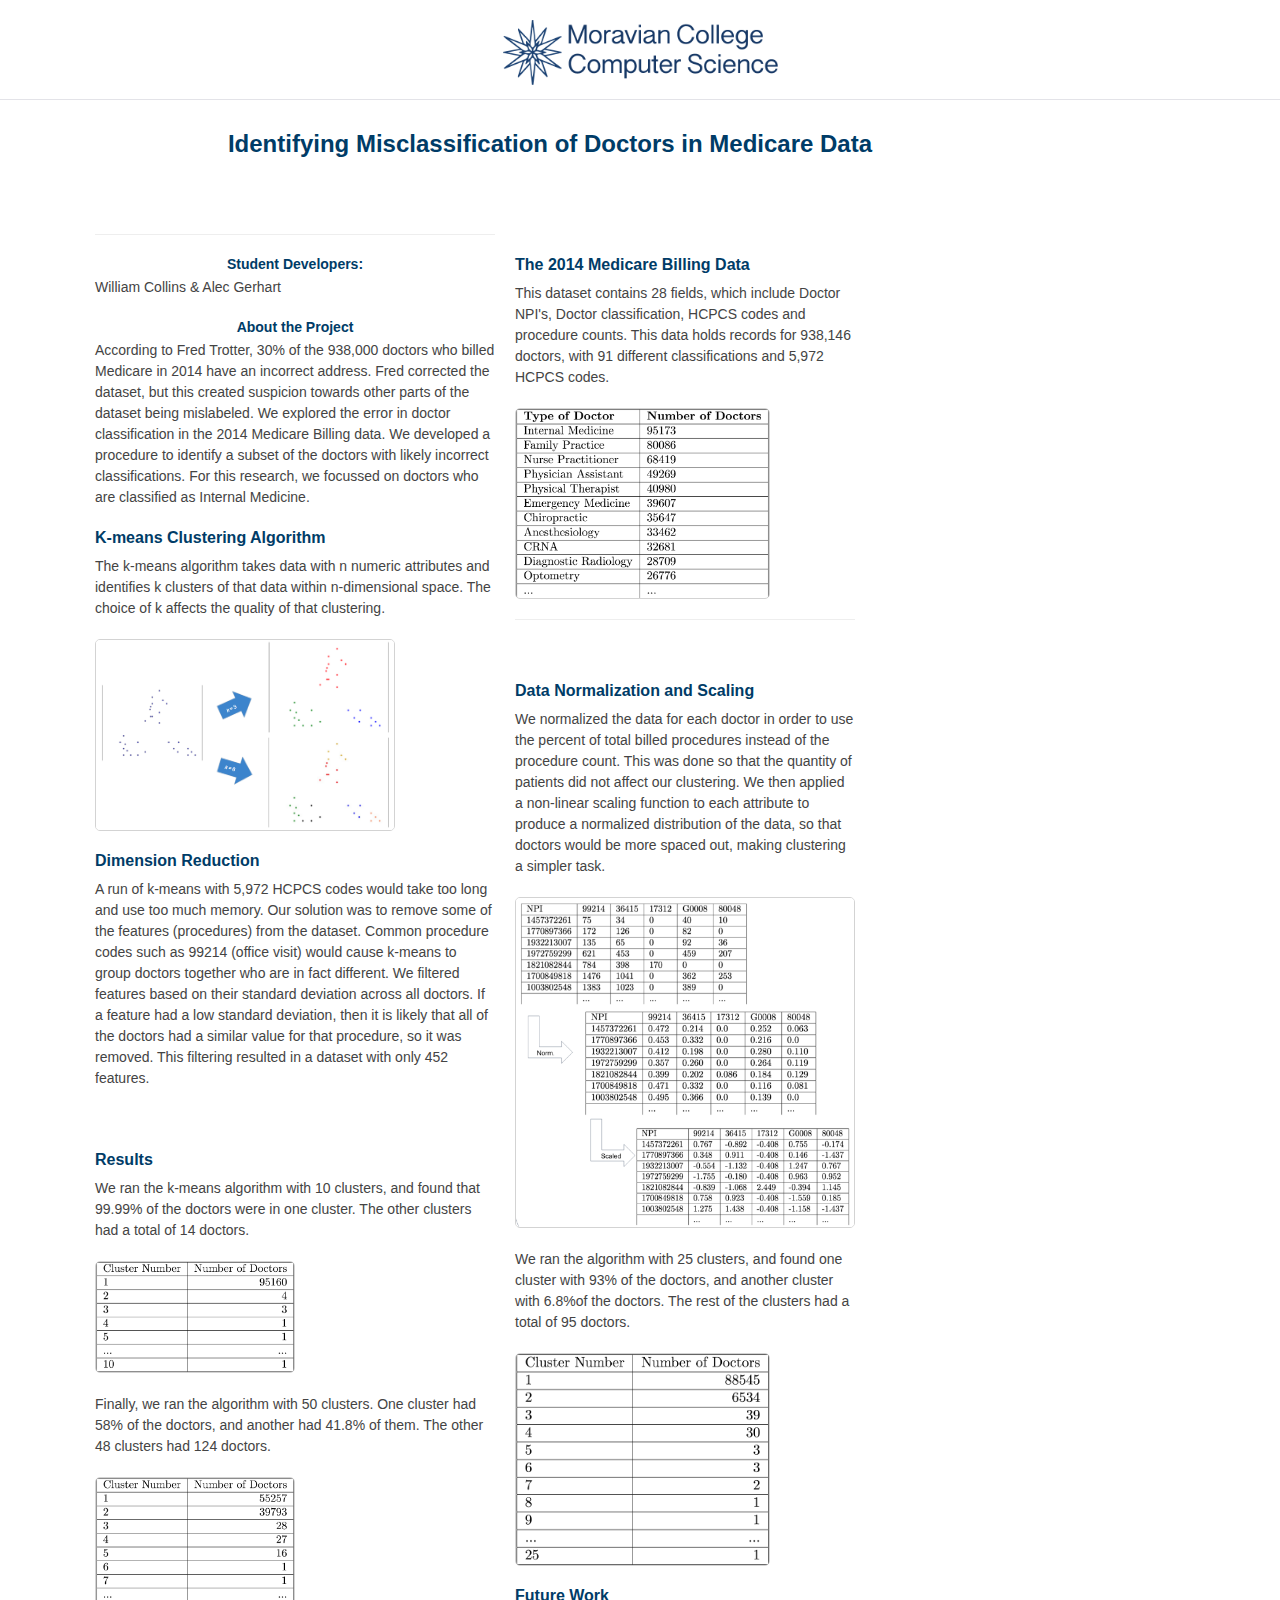
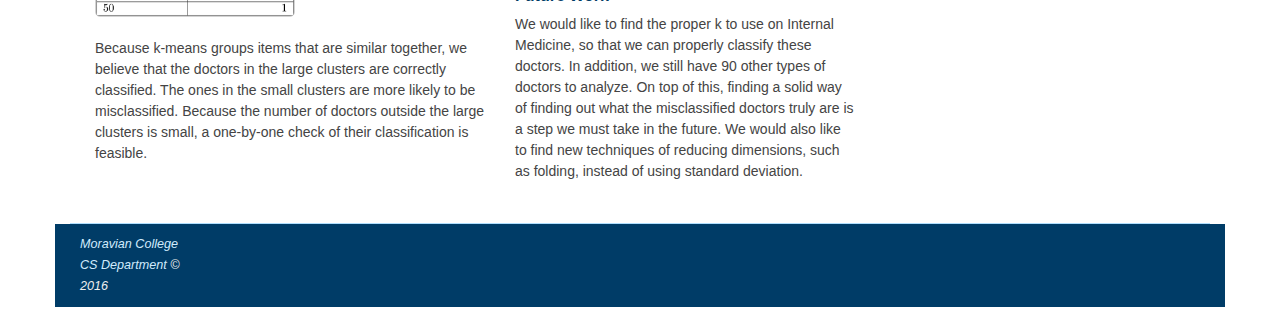
<file: DoctorMisclassification/doctorMisclassification.html>
<!DOCTYPE html>
	<head>

		<!-- Basic Page Needs
		================================================== -->
		<meta charset="utf-8">
		<title>CS Projects: Identifying Misclassification of Doctors in Medicare Data</title>
		<meta name="description" content="">
		<meta name="author" content="">

		<!-- Mobile Specific Metas
		================================================== -->
		<meta name="viewport" content="width=device-width, initial-scale=1, maximum-scale=1">

		<!-- CSS
		================================================== -->
		<link rel="stylesheet" type="text/css" href="../stylesheets/base.css"><!--Web Page-->
		<link rel="stylesheet" type="text/css" href="../stylesheets/skeleton.css"><!--Web Page-->
		<link rel="stylesheet" type="text/css" href="../stylesheets/layout.css"><!--Web Page-->
		<link rel="stylesheet" type="text/css" href="../stylesheets/style.css"><!--Map-->
		<link rel="stylesheet" type="text/css" href="../stylesheets/bootstrap.css"> <!--Bootstrap-->

		<!--Browser Tab Icon-->
		<link rel="shortcut icon" href="../images/mocostar.png">

	</head>
	<body>

	<!-- Primary Page Layout
	================================================== -->

	<!--Header-->

	<header id="header" class="site-header" role="banner">
		<div class="container sixteen columns over">
			<h1 id="site-title" class="site-title">
				<a href="../index.html" id="logo"><img src="../images/mocologo.png" alt="Moravian Logo" height="65" width="275" display="float" text-align="center"/></a>
			</h1>
		</div>
	</header>

	<!--Page Body-->
	<div id="Main_Content" class="container">
		<div class="sixteen columns main-content">
			<!--Page Title-->
			<h1 style="text-align:center;">Identifying Misclassification of Doctors in Medicare Data</h1>
			<br>
		</div>

		<!--Side Bar-->

		<div class="container">
			<aside class="seven columns right-sidebar">
				<div class="sidebar-widget social">
					<br>
					<hr>
					<h4 style="text-align:center">Student Developers:</h4>
					<p>William Collins & Alec Gerhart</p>

					<h4 style="text-align:center">About the Project</h4>
					
<p>According to Fred Trotter, 30% of the 938,000 doctors who billed Medicare in 2014 have an incorrect address. Fred corrected the dataset, but this created suspicion towards other parts of the dataset being mislabeled. We explored the error in doctor classification in the 2014 Medicare Billing data. We developed a procedure to identify a subset of the doctors with likely incorrect classifications. For this research, we focussed on doctors who are classified as Internal Medicine.</p>
				<p></p>
				<h3><i>K</i>-means Clustering Algorithm</h3>
				<p>The <i>k</i>-means algorithm takes data with <i>n</i> numeric attributes and identifies <i>k</i> clusters of that data within <i>n</i>-dimensional space. The choice of <i>k</i> affects the quality of that clustering.</p>
				<img src="images/kmeansGraphic.png" style="border:1px solid lightgrey;border-radius:5px;width: 75%">
				<br>
<p></p>
				<h3>Dimension Reduction</h3>
				<p>A run of <i>k</i>-means with 5,972 HCPCS codes would take too long and use too much memory. Our solution was to remove some of the features (procedures) from the dataset. Common procedure codes such as 99214 (office visit) would cause <i>k</i>-means to group doctors together who are in fact different. We filtered features based on their standard deviation across all doctors. If a feature had a low standard deviation, then it is likely that all of the doctors had a similar value for that procedure, so it was removed. This filtering resulted in a dataset with only 452 features.</p>
				<br>
				<p></p>
				<h3>Results</h3>
				<p>We ran the <i>k</i>-means algorithm with 10 clusters, and found that 99.99% of the doctors were in one cluster. The other clusters had a total of 14 doctors.</p>
				<img src="images/k10.png" style="border:1px solid lightgrey;border-radius:5px;width: 50%">
				<br>
				<br>
				<p>Finally, we ran the algorithm with 50 clusters. One cluster had 58% of the doctors, and another had 41.8% of them. The other 48 clusters had 124 doctors.</p>
				<img src="images/k50.png" style="border:1px solid lightgrey;border-radius:5px;width: 50%">
				<br>
				<br>
				<p>Because <i>k</i>-means groups items that are similar together, we believe that the doctors in the large clusters are correctly classified. The ones in the small clusters are more likely to be misclassified. Because the number of doctors outside the large clusters is small, a one-by-one check of their classification is feasible.</p>
				<br>
				
				</div>
			</aside>

			<!--Main Content-->

			<article class="six columns main-content">
				<br>
				<br>
				<p></p>
				<h3>The 2014 Medicare Billing Data</h3>
				<p>This dataset contains 28 fields, which include Doctor NPI's, Doctor classification, HCPCS codes and procedure counts. This data holds records for 938,146 doctors, with 91 different classifications and 5,972 HCPCS codes.</p>
				<img src="images/doctorcounts.png" style="border:1px solid lightgrey;border-radius:5px;width: 75%">

				<hr>
				<br>

				<p></p>
				<h3>Data Normalization and Scaling</h3>
				<p>We normalized the data for each doctor in order to use the percent of total billed procedures instead of the procedure count. This was done so that the quantity of patients did not affect our clustering. We then applied a non-linear scaling function to each attribute to produce a normalized distribution of the data, so that doctors would be more spaced out, making clustering a simpler task.
</p>
				<img src="images/normalizationandscaling.png" style="border:1px solid lightgrey;border-radius:5px;width: 100%">
				<br>
				<br>
				<p>We ran the algorithm with 25 clusters, and found one cluster with 93% of the doctors, and another cluster with 6.8%of the doctors. The rest of the clusters had a total of 95 doctors.</p>
				<img src="images/k25.png" style="border:1px solid lightgrey;border-radius:5px;width: 75%">
				
				
				<p></p>
				<h3>Future Work</h3>
				<p>We would like to find the proper <i>k</i> to use on Internal Medicine, so that we can properly classify these doctors. In addition, we still have 90 other types of doctors to analyze. On top of this, finding a solid way of finding out what the misclassified doctors truly are is a step we must take in the future. We would also like to find new techniques of reducing dimensions, such as folding, instead of using standard deviation.</p>

				<br>
			</article>
		</div>

		<!--Footer-->

		<footer>
			<div class="row">
				<div id="footer-base">
					<div class="container">
						<div class="two columns">
							<a href="http://mathcs.moravian.edu/">Moravian College CS Department</a> &copy; 2016
						</div>
						<div class="two columns far-edge">
						</div>
					</div>
				</div>
			</div>
		</footer>

	</body>
</html>
</file>
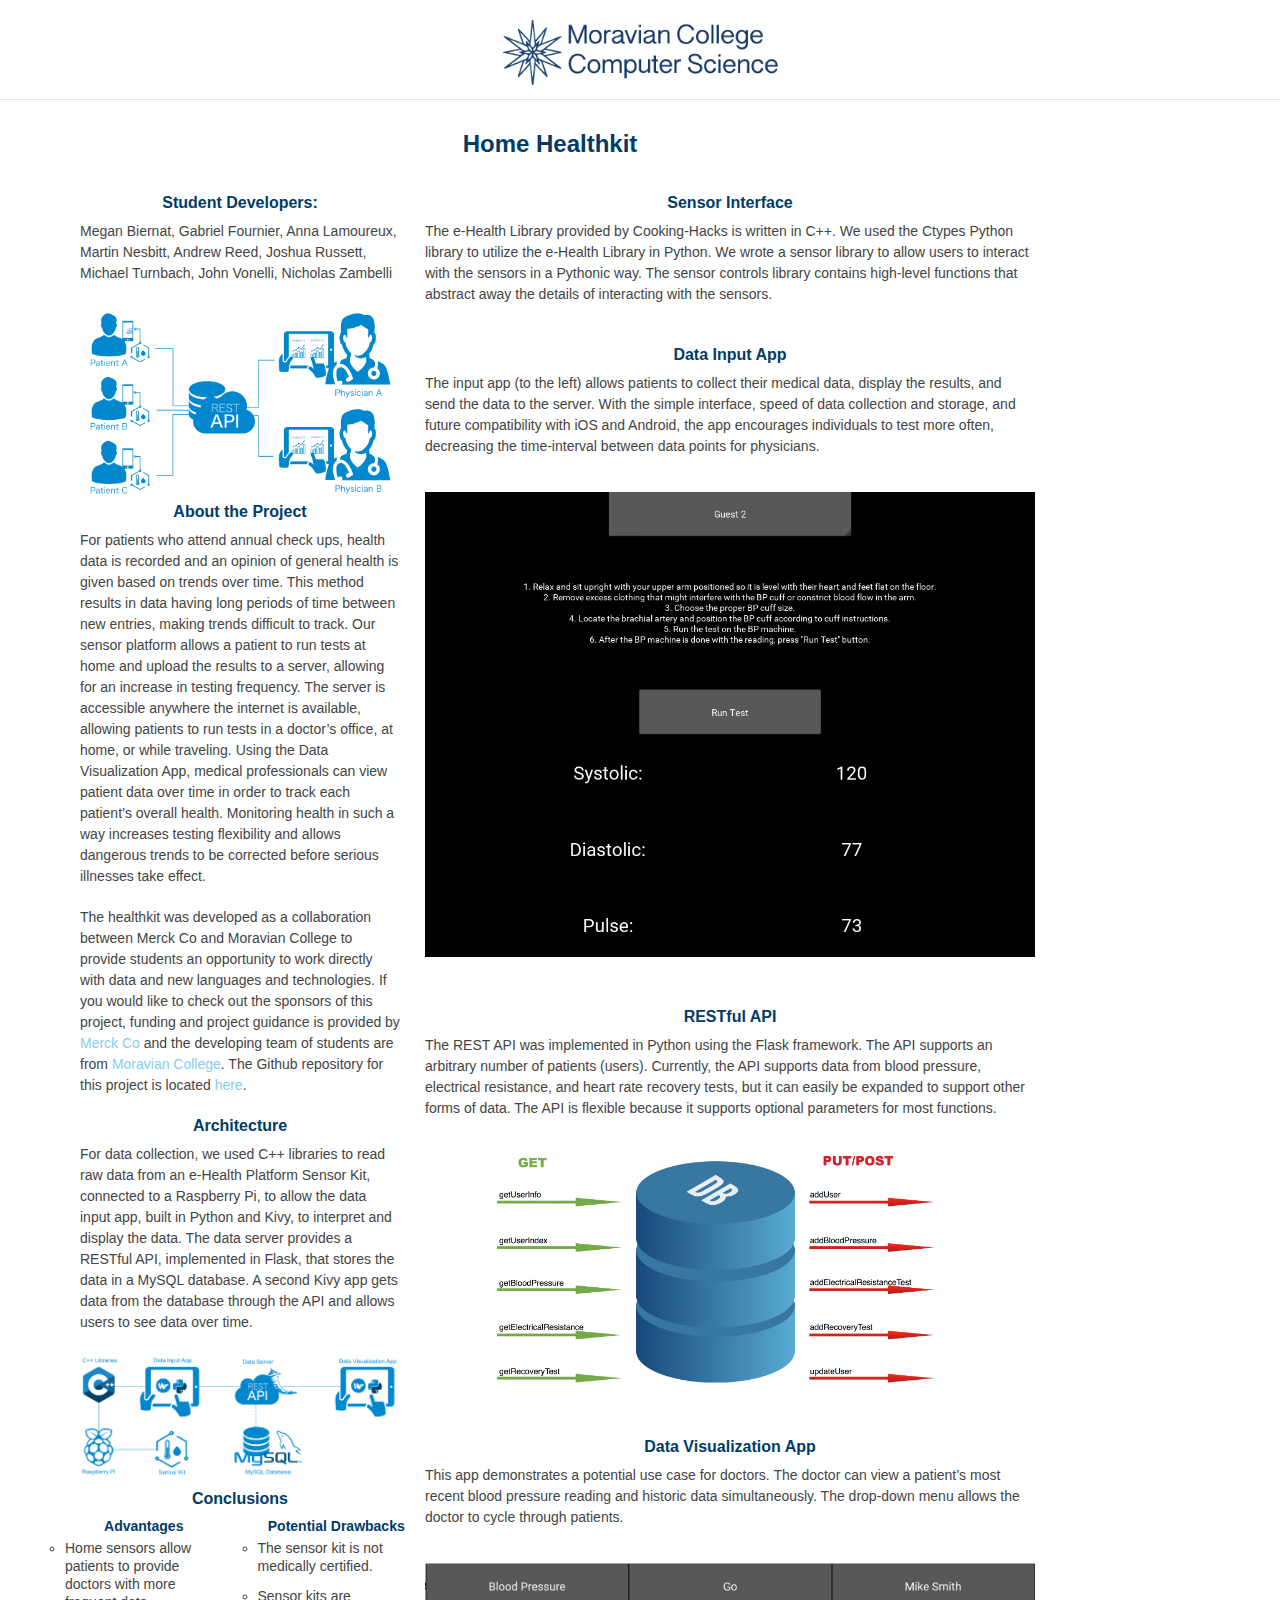
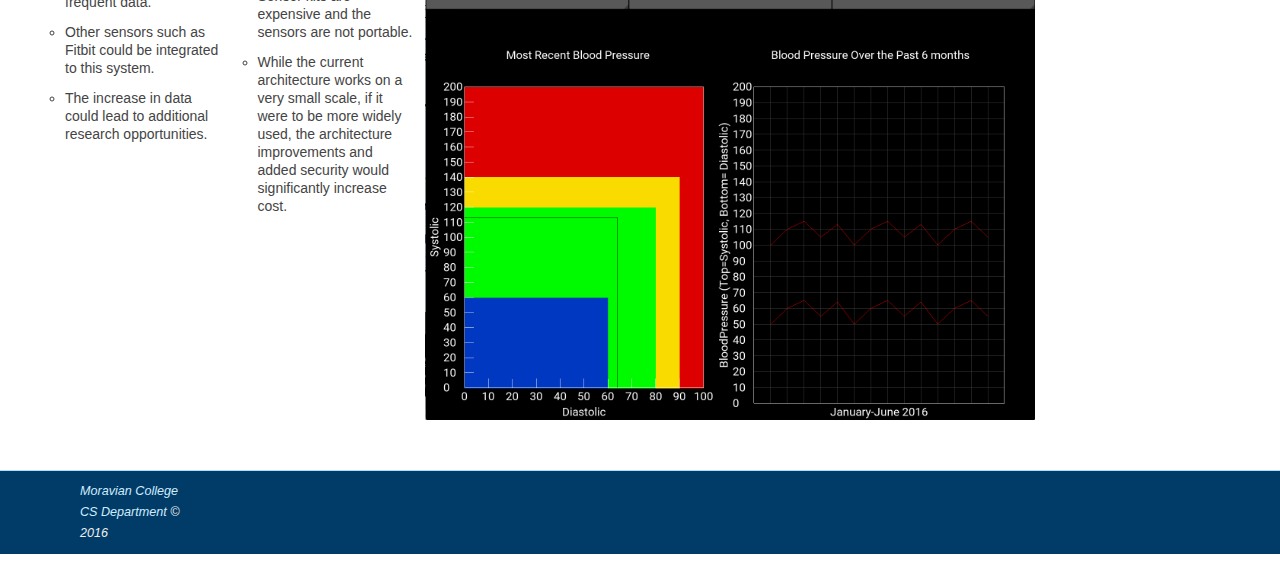
<file: HomeHealthKit/healthkit.html>
<!DOCTYPE html>
	<head>

	<!-- Basic Page Needs
	================================================== -->
	<meta charset="utf-8">
	<title>CS Projects: Home Healthkit</title>
	<meta name="description" content="">
	<meta name="author" content="">
	

	<!-- Mobile Specific Metas
	================================================== -->
	<meta name="viewport" content="width=device-width, initial-scale=1, maximum-scale=1">

	<!-- CSS
	================================================== -->
	<link rel="stylesheet" type="text/css" href="../stylesheets/base.css"><!--Web Page-->
	<link rel="stylesheet" type="text/css" href="../stylesheets/skeleton.css"><!--Web Page-->
	<link rel="stylesheet" type="text/css" href="../stylesheets/layout.css"><!--Web Page-->
	<link rel="stylesheet" type="text/css" href="../stylesheets/bootstrap.css"> <!--Bootstrap-->

	<!-- Scripts
	================================================== -->
	<script src="http://ajax.googleapis.com/ajax/libs/jquery/1.8.0/jquery.min.js"></script> <!--Bootstrap-->
	<script type="text/javascript" src="../js/bootstrap.min.js"></script> <!--Bootstrap-->

	<!--Browser Tab Icon-->
	<link rel="shortcut icon" href="../images/mocostar.png">

	</head>
	<body>

		<!-- Primary Page Layout
		================================================== -->

		<!--Header-->

		<header id="header" class="site-header" role="banner">
			<div class="container sixteen columns over">
				<h1 id="site-title" class="site-title">
					<a href="../index.html" id="logo"><img src="../images/mocologo.png" alt="Moravian Logo" height="65" width="275" display="float" text-align="center"/></a>
				</h1>
			</div>
		</header>

		<!--Page Body-->

		<div id="Main_Content" class="container">
			<div class="sixteen columns main-content">
				<!--Page Title-->
				<h1 style="text-align:center;">Home Healthkit</h1>
				<br>
			</div>

			<!--Side Bar-->

			<aside class="six columns right-sidebar" style="padding-right: 20px">
				<div class="sidebar-widget social">
					<h3 style="text-align:center">Student Developers:</h4>
					<p>Megan Biernat, Gabriel Fournier, Anna Lamoureux, Martin Nesbitt, Andrew Reed, Joshua Russett, Michael Turnbach, John Vonelli, Nicholas Zambelli</p>
						
					<img src="images/flowchart.png" class="scale-with-grid" style="padding:5px">
					<h3 style="text-align:center">About the Project</h3>
					<p>For patients who attend annual check ups, health data is recorded and an opinion of general health is given based on trends over time. This method results in data having long periods of time between new entries, making trends difficult to track. Our sensor platform allows a patient to run tests at home and upload the results to a server, allowing for an increase in testing frequency. The server is accessible anywhere the internet is available, allowing patients to run tests in a doctor’s office, at home, or while traveling. Using the Data Visualization App, medical professionals can view patient data over time in order to track each patient’s overall health. Monitoring health in such a way increases testing flexibility and allows dangerous trends to be corrected before serious illnesses take effect.</p>
				
					<p>The healthkit was developed as a collaboration between Merck Co and Moravian College to provide students an opportunity to work directly with data and new languages and technologies. If you would like to check out the sponsors of this project, funding and project guidance is provided by <a href="http://www.merck.com/index.html" style="font-size:14px;color:SkyBlue">Merck Co</a> and the developing team of students are from <a href="http://www.moravian.edu" style="font-size:14px;color:SkyBlue">Moravian College</a>. The Github repository for this project is located <a href="https://github.com/MoravianCollege/HomeHealthKit" style="font-size:14px;color:SkyBlue">here</a>.</p>
					
					<h3 style="text-align:center">Architecture</h3>
					<p>For data collection, we used C++ libraries to read raw data from an e-Health Platform Sensor Kit, connected to a Raspberry Pi, to allow the data input app, built in Python and Kivy, to interpret and display the data. The data server provides a RESTful API, implemented in Flask, that stores the data in a MySQL database. A second Kivy app gets data from the database through the API and allows users to see data over time.</p>
					<img src="images/tech.png" style="width:100%; padding-bottom: 10px">
				
					<div class="row">
						<h3 style="text-align:center">Conclusions</h3>
						<div style="float:left; width:45%">
							<h4 style="text-align:center">Advantages</h4>
							<ul style="list-style-type:circle">
								<li>Home sensors allow patients to provide doctors with more frequent data.</li>
								<li>Other sensors such as Fitbit could be integrated to this system.</li>
								<li>The increase in data could lead to additional research opportunities.</li>
							</ul>
						</div>
						<div style="float:right; width:45%">
							<h4 style="text-align:center">Potential Drawbacks</h4>
							<ul style="list-style-type:circle">
								<li>The sensor kit is not medically certified.</li>
								<li>Sensor kits are expensive and the sensors are not portable.</li>
								<li>While the current architecture works on a very small scale, if it were to be more widely used, the architecture improvements and added security would significantly increase cost.</li>
							</ul>
						</div>
					</div>
				</div>
			</aside>

			<!--Main Content-->

			<article class="ten columns main-content">
				<div id="pageTitle">
					<div class="row">
						<h3 style="text-align:center">Sensor Interface</h3>
						<p>The e-Health Library provided by Cooking-Hacks is written in C++. We used the Ctypes Python library to utilize the e-Health Library in Python. We wrote a sensor library to allow users to interact with the sensors in a Pythonic way. The sensor controls library contains high-level functions that abstract away the details of interacting with the sensors.</p>
					</div>
				
					<div class="row">
						<h3 style="text-align:center">Data Input App</h3>
						<p>The input app (to the left) allows patients to collect their medical data, display the results, and send the data to the server. With the simple interface, speed of data collection and storage, and future compatibility with iOS and Android, the app encourages individuals to test more often, decreasing the time-interval between data points for physicians.</p>				
						<img src="images/input.png" style="float:right; padding-top:15px; padding-bottom:30px; width:100%">
					</div>
				
					<div class="row">
						<h3 style="text-align:center">RESTful API</h3>
						<p>The REST API was implemented in Python using the Flask framework. The API supports an arbitrary number of patients (users). Currently, the API supports data from blood pressure, electrical resistance, and heart rate recovery tests, but it can easily be expanded to support other forms of data. The API is flexible because it supports optional parameters for most functions.</p>
						<img src="images/API%20Diagram.png" style="float:right; width:90%; padding-top:15px; padding-bottom:30px; padding-right: 90px">
					</div>
				
					<div class="row">
						<h3 style="text-align:center">Data Visualization App</h3>
						<p>This app demonstrates a potential use case for doctors. The doctor can view a patient’s most recent blood pressure reading and historic data simultaneously. The drop-down menu allows the doctor to cycle through patients.</p>
						<img src="images/dataVis.png" style="width:100%; padding-top:15px; padding-bottom:30px;">
					</div>
				</div>
			</article>
		</div>

		<!--Footer-->

		<footer>
			<div class="row">
				<div id="footer-base">
					<div class="container">
						<div class="two columns">
							<a href="http://mathcs.moravian.edu/">Moravian College CS Department</a> &copy; 2016
						</div>
						<div class="two columns far-edge">
						</div>
					</div>
				</div>
			</div>
		</footer>
	</body>
</html>
</file>
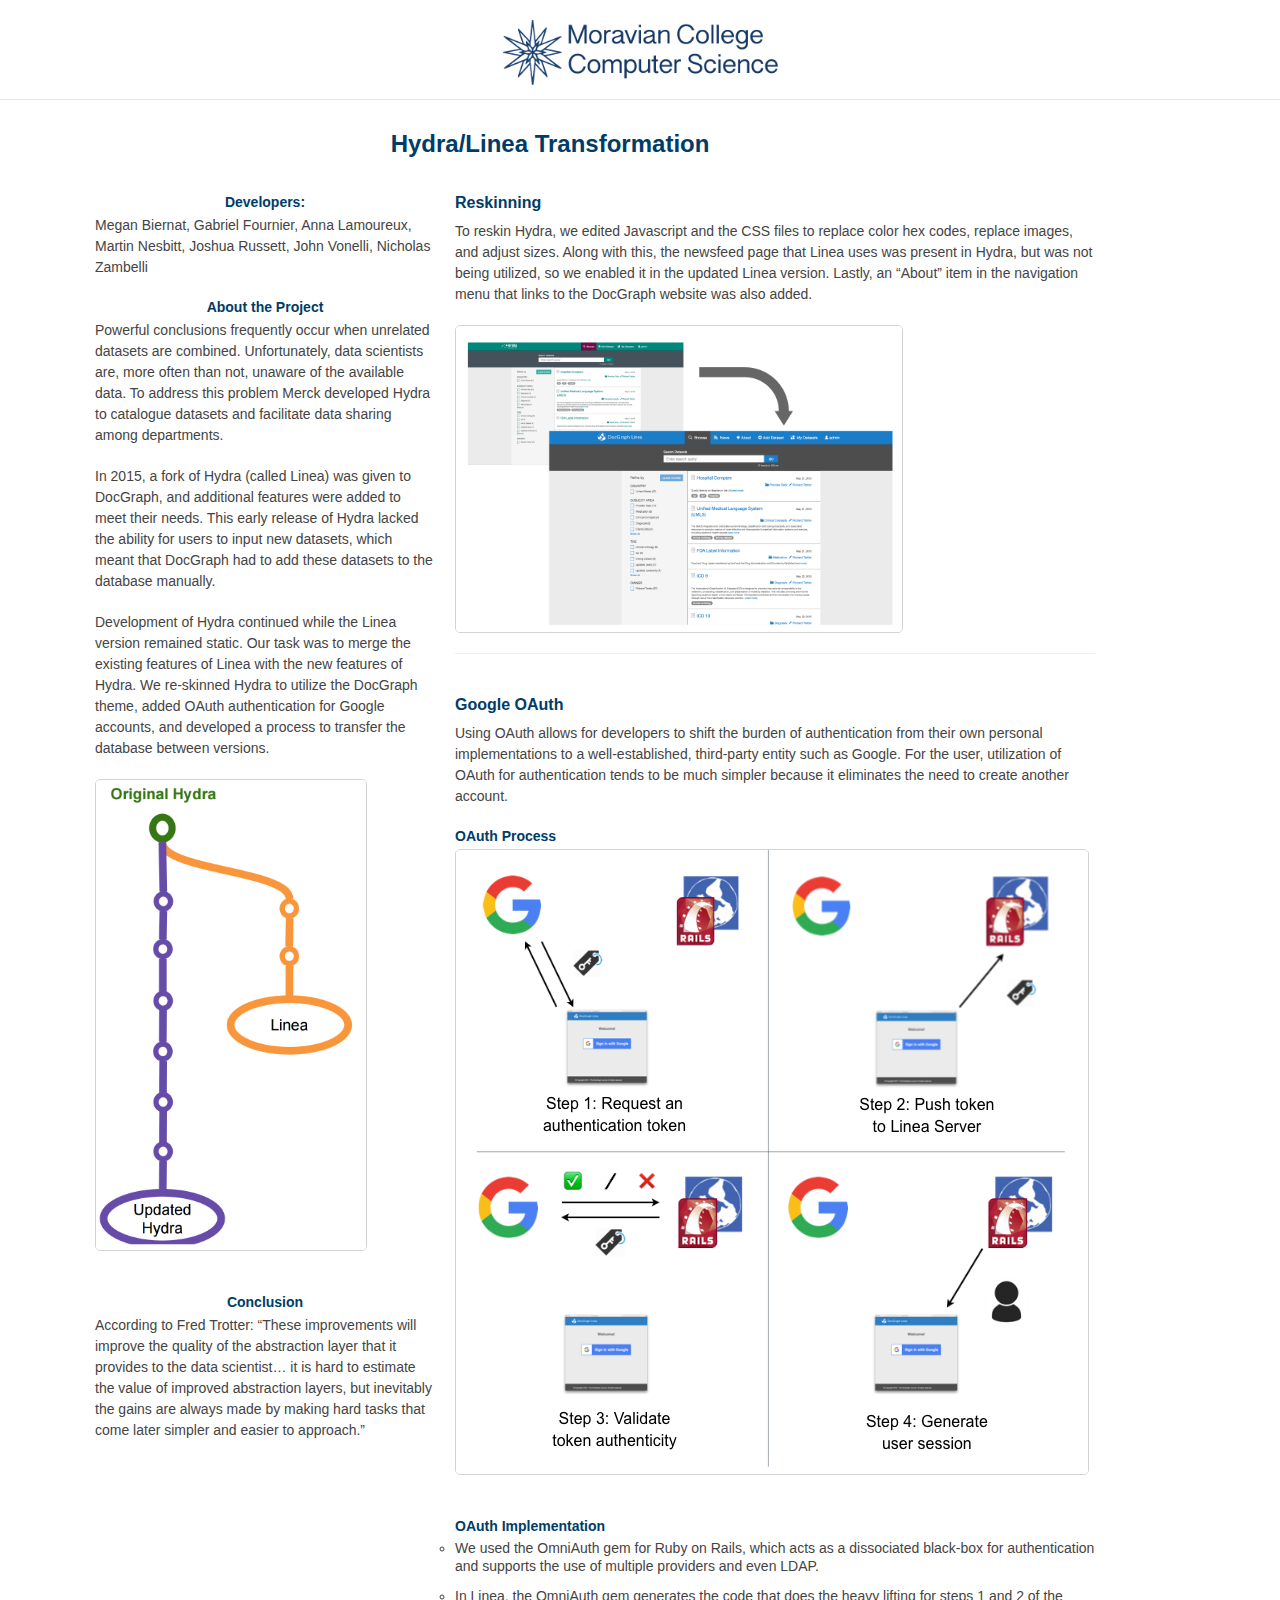
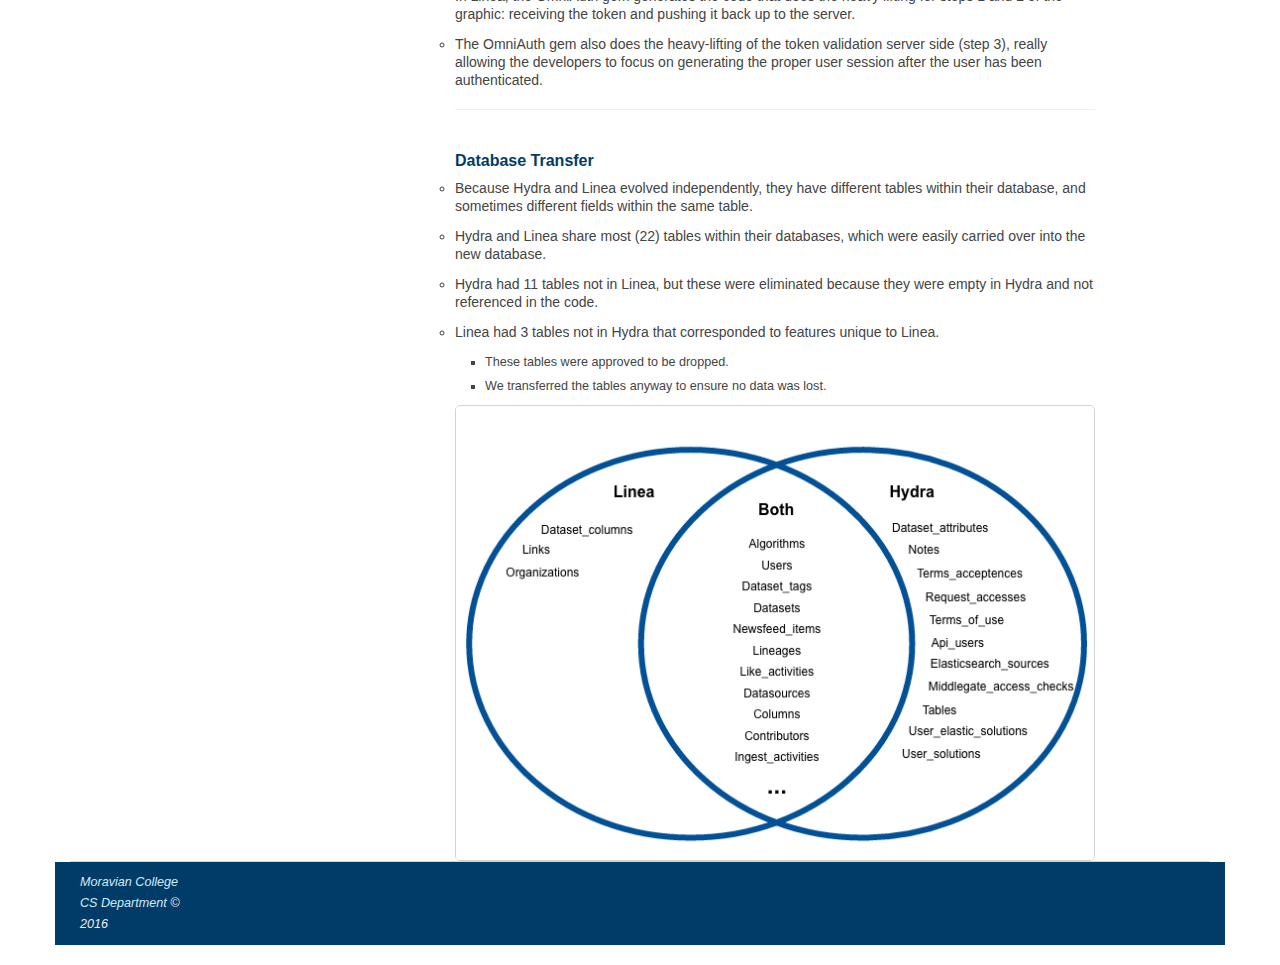
<file: LineaTransformation/linea.html>
<!DOCTYPE html>
	<head>

		<!-- Basic Page Needs
		================================================== -->
		<meta charset="utf-8">
		<title>CS Projects: OpenMRS</title>
		<meta name="description" content="">
		<meta name="author" content="">

		<!-- Mobile Specific Metas
		================================================== -->
		<meta name="viewport" content="width=device-width, initial-scale=1, maximum-scale=1">

		<!-- CSS
		================================================== -->
		<link rel="stylesheet" type="text/css" href="../stylesheets/base.css"><!--Web Page-->
		<link rel="stylesheet" type="text/css" href="../stylesheets/skeleton.css"><!--Web Page-->
		<link rel="stylesheet" type="text/css" href="../stylesheets/layout.css"><!--Web Page-->
		<link rel="stylesheet" type="text/css" href="../stylesheets/style.css"><!--Map-->
		<link rel="stylesheet" type="text/css" href="../stylesheets/bootstrap.css"> <!--Bootstrap-->

		<!--Browser Tab Icon-->
		<link rel="shortcut icon" href="../images/mocostar.png">

	</head>
	<body>

	<!-- Primary Page Layout
	================================================== -->

	<!--Header-->

	<header id="header" class="site-header" role="banner">
		<div class="container sixteen columns over">
			<h1 id="site-title" class="site-title">
				<a href="../index.html" id="logo"><img src="../images/mocologo.png" alt="Moravian Logo" height="65" width="275" display="float" text-align="center"/></a>
			</h1>
		</div>
	</header>

	<!--Page Body-->
	<div id="Main_Content" class="container">
		<div class="sixteen columns main-content">
			<!--Page Title-->
			<h1 style="text-align:center;">Hydra/Linea Transformation</h1>
			<br>
		</div>

		<!--Side Bar-->

		<div class="container">
			<aside class="six columns right-sidebar">
				<div class="sidebar-widget social">
					<h4 style="text-align:center">Developers:</h4>
					<p>Megan Biernat, Gabriel Fournier, Anna Lamoureux, Martin Nesbitt, Joshua Russett, John Vonelli, Nicholas Zambelli</p>

					<h4 style="text-align:center">About the Project</h4>
					<p>Powerful conclusions frequently occur when unrelated datasets are combined. Unfortunately, data scientists are, more often than not, unaware of the available data. To address this problem Merck developed Hydra to catalogue datasets and facilitate data sharing among departments.</p>
					<p>In 2015, a fork of Hydra (called Linea) was given to DocGraph, and additional features were added to meet their needs. This early release of Hydra lacked the ability for users to input new datasets, which meant that DocGraph had to add these datasets to the database manually.</p>
					<p>Development of Hydra continued while the Linea version remained static. Our task was to merge the existing features of Linea with the new features of Hydra. We re-skinned Hydra to utilize the DocGraph theme, added OAuth authentication for Google accounts, and developed a process to transfer the database between versions.</p>
					<img src="images/intro.png" style="border:1px solid lightgrey;border-radius:5px; width: 80%">
					<br>
					<br>
					<br>
					<h4 style="text-align:center">Conclusion</h4>
					<p>According to Fred Trotter: “These improvements will improve the quality of the abstraction layer that it provides to the data scientist… it is hard to estimate the value of improved abstraction layers, but inevitably the gains are always made by making hard tasks that come later simpler and easier to approach.”</p>
				</div>
			</aside>

			<!--Main Content-->

			<article class="eleven columns main-content">
				<h3>Reskinning</h3>
				<p>To reskin Hydra, we edited Javascript and the CSS files to replace color hex codes, replace images, and adjust sizes.  Along with this, the newsfeed page that Linea uses was present in Hydra, but was not being utilized, so we enabled it in the updated Linea version.  Lastly, an “About” item in the navigation menu that links to the DocGraph website was also added.</p>
				<img src="images/LineaThumbNail.jpg" style="border:1px solid lightgrey;border-radius:5px;width: 70%">
				<hr>
				<br>
				<h3>Google OAuth</h3>
				<p>Using OAuth allows for developers to shift the burden of authentication from their own personal implementations to a well-established, third-party entity such as Google. For the user, utilization of OAuth for authentication tends to be much simpler because it eliminates the need to create another account.</p>
				<h4>OAuth Process</h4>
				<img src="images/oauth.jpg" class="scale-with-grid" style="border:1px solid lightgrey;border-radius:5px;">				
				<br>
				<br>
				<br>
				<h4>OAuth Implementation</h4>
				<ul style="list-style-type:circle">
					<li>We used the OmniAuth gem for Ruby on Rails, which acts as a dissociated black-box for authentication and supports the use of multiple providers and even LDAP.</li>
					<li>In Linea, the OmniAuth gem generates the code that does the heavy lifting for steps 1 and 2 of the graphic: receiving the token and pushing it back up to the server.</li>
					<li>The OmniAuth gem also does the heavy-lifting of the token validation server side (step 3), really allowing the developers to focus on generating the proper user session after the user has been authenticated.</li>
				</ul>
				<hr>
				<br>
				<h3>Database Transfer</h3>
				<ul style="list-style-type:circle">
					<li>Because Hydra and Linea evolved independently, they have different tables within their database, and sometimes different fields within the same table.</li>
					<li>Hydra and Linea share most (22) tables within their databases, which were easily carried over into the new database.</li>
					<li>Hydra had 11 tables not in Linea, but these were eliminated because they were empty in Hydra and not referenced in the code.</li>
					<li>Linea had 3 tables not in Hydra that corresponded to features unique to Linea.</li>
						<ul style="list-style-type:square">
							<li>These tables were approved to be dropped.</li>
							<li>We transferred the tables anyway to ensure no data was lost.</li>
						</ul>
				</ul>
				<img src="images/db.jpg" class="scale-with-grid" style="border:1px solid lightgrey;border-radius:5px;">
				<br>
			</article>
		</div>

		<!--Footer-->

		<footer>
			<div class="row">
				<div id="footer-base">
					<div class="container">
						<div class="two columns">
							<a href="http://mathcs.moravian.edu/">Moravian College CS Department</a> &copy; 2016
						</div>
						<div class="two columns far-edge">
						</div>
					</div>
				</div>
			</div>
		</footer>

	</body>
</html>
</file>
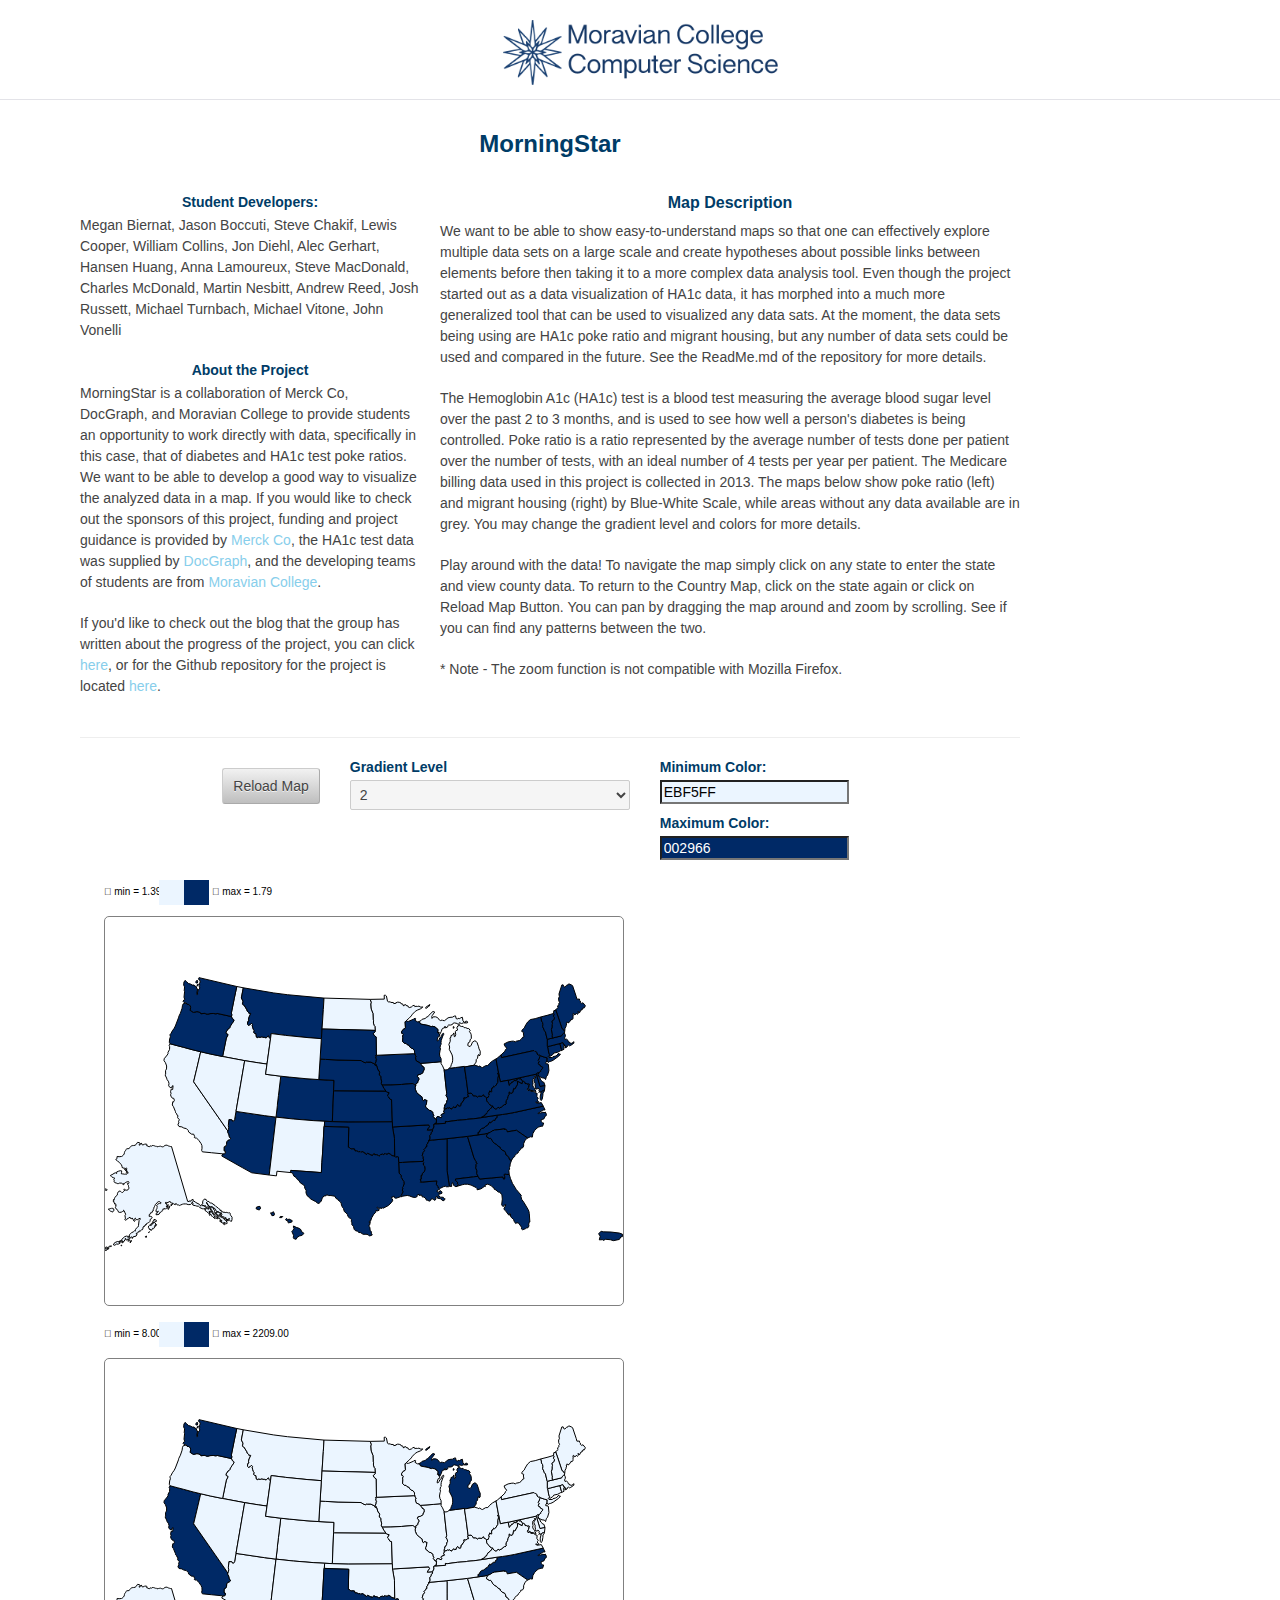
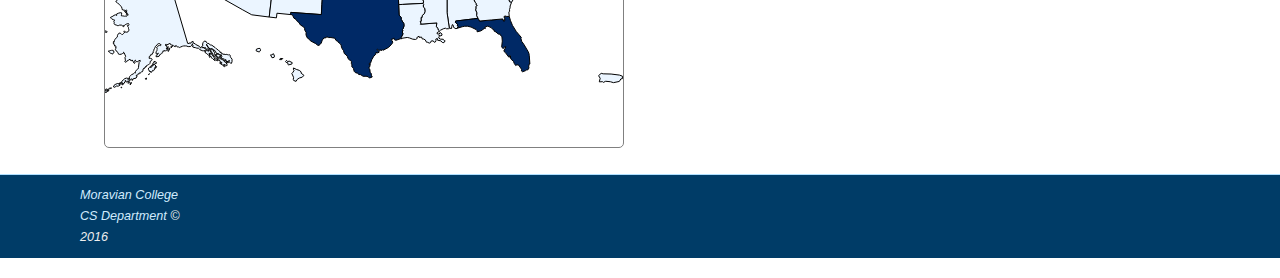
<file: MorningStar/morningstar.html>
<!DOCTYPE html>
	<head>

	<!-- Basic Page Needs
	================================================== -->
	<meta charset="utf-8">
	<title>CS Projects: MorningStar</title>
	<meta name="description" content="">
	<meta name="author" content="">
	

	<!-- Mobile Specific Metas
	================================================== -->
	<meta name="viewport" content="width=device-width, initial-scale=1, maximum-scale=1">

	<!-- CSS
	================================================== -->
	<link rel="stylesheet" type="text/css" href="../stylesheets/base.css"><!--Web Page-->
	<link rel="stylesheet" type="text/css" href="../stylesheets/skeleton.css"><!--Web Page-->
	<link rel="stylesheet" type="text/css" href="../stylesheets/layout.css"><!--Web Page-->
	<link rel="stylesheet" type="text/css" href="../stylesheets/style.css"><!--Map-->
	<link rel="stylesheet" type="text/css" href="../stylesheets/bootstrap.css"> <!--Bootstrap-->

	<!-- Scripts
	================================================== -->
	<script src="http://ajax.googleapis.com/ajax/libs/jquery/1.8.0/jquery.min.js"></script> <!--Bootstrap-->
	<script type="text/javascript" src="d3/d3.v3.js"></script> <!--d3 Map Drawing-->
	<script type="text/javascript" src="gradientUSMap.js"></script> <!--Map Drawing-->
	<script type="text/javascript" src="jscolor/jscolor.js"></script> <!--Color Picker-->
	<script type="text/javascript" src="../js/bootstrap.min.js"></script> <!--Bootstrap-->
	<script type="text/javascript" src="js_detect_zoom/detect-zoom.js"></script>

	<!--Browser Tab Icon-->
	<link rel="shortcut icon" href="../images/mocostar.png">

	</head>
	<body>

	<!-- Primary Page Layout
	================================================== -->

	<!--Header-->

	<header id="header" class="site-header" role="banner">
		<div class="container sixteen columns over">
			<h1 id="site-title" class="site-title">
				<a href="../index.html" id="logo"><img src="../images/mocologo.png" alt="Moravian Logo" height="65" width="275" display="float" text-align="center"/></a>
			</h1>
		</div>
	</header>

	<!--Page Body-->

	<div id="Main_Content" class="container">
		<div class="sixteen columns main-content">
			<!--Page Title-->
			<h1 style="text-align:center;">MorningStar</h1>
			<br>
		</div>

		<!--Side Bar-->

		<aside class="six columns right-sidebar">
			<div class="sidebar-widget social">
				<h4 style="text-align:center">Student Developers:</h4>
				<p>Megan Biernat, Jason Boccuti, Steve Chakif, Lewis Cooper, William Collins, Jon Diehl, Alec Gerhart, Hansen Huang, Anna Lamoureux, Steve MacDonald, Charles McDonald, Martin Nesbitt, Andrew Reed, Josh Russett, Michael Turnbach, Michael Vitone, John Vonelli</p>

				<h4 style="text-align:center">About the Project</h4>
				<p>MorningStar is a collaboration of Merck Co, DocGraph, and Moravian College to provide students an opportunity to work directly with data, specifically in this case, that of diabetes and HA1c test poke ratios. We want to be able to develop a good way to visualize the analyzed data in a map. If you would like to check out the sponsors of this project, funding and project guidance is provided by <a href="http://www.merck.com/index.html" style="font-size:14px;color:SkyBlue">Merck Co</a>, the HA1c test data was supplied by <a href="http://www.docgraph.org" style="font-size:14px;color:SkyBlue">DocGraph</a>, and the developing teams of students are from <a href="http://www.moravian.edu" style="font-size:14px;color:SkyBlue">Moravian College</a>.</p>

				<p>If you'd like to check out the blog that the group has written about the progress of the project, you can click <a href="http://morningstar.moravian.edu/" style="font-size:14px;color:SkyBlue">here</a>, or for the Github repository for the project is located <a href="https://github.com/MoravianCollege/moraviancollege.github.io" style="font-size:14px;color:SkyBlue">here</a>.</p>
			</div>
		</aside>

		<!--Main Content-->

		<article class="ten columns main-content">
			<div id="pageTitle">
				<h3 style="text-align:center">Map Description</h3>
				<p>We want to be able to show easy-to-understand maps so that one can effectively explore multiple data sets on a large scale and create hypotheses about possible links between elements before then taking it to a more complex data analysis tool. Even though the project started out as a data visualization of HA1c data, it has morphed into a much more generalized tool that can be used to visualized any data sats. At the moment, the data sets being using are HA1c poke ratio and migrant housing, but any number of data sets could be used and compared in the future. See the ReadMe.md of the repository for more details.</p>

				<p>The Hemoglobin A1c (HA1c) test is a blood test measuring the average blood sugar level over the past 2 to 3 months, and is used to see how well a person's diabetes is being controlled. Poke ratio is a ratio represented by the average number of tests done per patient over the number of tests, with an ideal number of 4 tests per year per patient. The Medicare billing data used in this project is collected in 2013. The maps below show poke ratio (left) and migrant housing (right) by Blue-White Scale, while areas without any data available are in grey. You may change the gradient level and colors for more details.</p>

				<p>Play around with the data! To navigate the map simply click on any state to enter the state and view county data. To return to the Country Map, click on the state again or click on Reload Map Button. You can pan by dragging the map around and zoom by scrolling. See if you can find any patterns between the two.</p>
				<p>* Note - The zoom function is not compatible with Mozilla Firefox.</p>
			</div>
		</article>

		<!--Map Tools-->

		<article class="sixteen columns main-content">
			<hr>
			<div class="row col-xs-12 col-sm-12 col-md-12 col-lg-10 col-lg-offset-1"><!--Bootstrap class to adjust for smaller screens-->
				<ul>
					<li class="sameLine first" style="margin-top:10px;">
						<button onclick="manager.redraw();">Reload Map</button><!--Resets map to original view (does not reset color gradient)-->
					</li>
					<li class="sameLine">
						<!--Gradient Level Menu-->
					<div id="comboDiv"><h4>Gradient Level</h4></div>
					</li>
					<!--Color Pickers (Customization tips at https://jscolor.com/try.php)-->
					<li class="sameLine">
						<h4>Minimum Color:</h4>
						<input class="color {pickerFaceColor:'#003c67',pickerFace:3,pickerBorder:0,pickerInsetColor:'black',onImmediateChange:'recolor();' }"  id="min_color_picker" value="EBF5FF"> <!--Redraws map every time the map is changed; type initially reads "EBF5FF" upon loading-->
					</li>
					<li class="sameLine">
						<h4>Maximum Color:</h4>
						<input class="color {pickerFaceColor:'#003c67',pickerFace:3,pickerBorder:0,pickerInsetColor:'black',onImmediateChange:'recolor();' }" id="max_color_picker" value="002966"> <!--Redraws map every time the map is changed; type initially reads "002966" upon loading-->
					</li>
				</ul>
			</div>
		</article>

		<!--Map SVG and Spinner-->

		<article class="sixteen columns main-content">
			<div id="mapContainer" class="row">
				<!-- Spinner Animation -->
				<div id="floatingBarsG" style="visibility: hidden">
					<div class="blockG" id="rotateG_01">
					</div>
					<div class="blockG" id="rotateG_02">
					</div>
					<div class="blockG" id="rotateG_03">
					</div>
					<div class="blockG" id="rotateG_04">
					</div>
					<div class="blockG" id="rotateG_05">
					</div>
					<div class="blockG" id="rotateG_06">
					</div>
					<div class="blockG" id="rotateG_07">
					</div>
					<div class="blockG" id="rotateG_08">
					</div>
				</div>
				<div style="background-color: black"></div>
			</div>
		</article>

	</div>

	<!--Footer-->

	<footer>
		<div class="row">
			<div id="footer-base">
				<div class="container">
					<div class="two columns">
						<a href="http://mathcs.moravian.edu/">Moravian College CS Department</a> &copy; 2016
					</div>
					<div class="two columns far-edge">
					</div>
				</div>
			</div>
		</div>
	</footer>

	<!-- USMapPoke.js builds map -->
	<script src="gradientUSMap.js"></script>
	<script src="mapManager.js"></script>

	<script>

	var changeColor = function(){

		map.setColor(String(getColor(min_color_picker)), String(getColor(max_color_picker)));

	};

				//map parts
				var getStateValuesFunction = function(data, stateName, feature) {
								var i = 0;
						var dataState;
						var stateAbbr = this.state_abbreviations[stateName];
						for (i = 0; i < data.length; i++) {
										//Grab state name
										dataState = data[i].state;
										//Grab data value, and convert from string to float
										if (dataState === stateAbbr) {
											for(var x = 0; x < features.length; x++){
												dict_of_state_dict[feature][stateName] = data[i][feature];
											}
											return parseFloat(data[i][feature]);
									}
						}
					};
					//end edit

					var getCountyValuesFunction = function(data, countyName, feature) {
						//Merge the ag. data and GeoJSON
								//Loop through once for each ag. data value
								var i = 0;
								var dataCounty;
								var part;
								var len;
								var str;
								var k;
								for (i = 0; i < data.length; i++) {
										//Grab state name
										dataCounty = data[i].county;
										part = dataCounty.split(" ");
										// if the last thing is county/borough get rid of it
										len = part.length;
										if (part[len-1] === "County" || part[len-1] === "Borough" || part[len-1] === "Parish") {
												str = "";
												for (k = 0; k < len-1; k++) {
														str += part[k];
														if (k !== len-2) {
																str += " ";
														}
												}
												dataCounty = str;
										}
										else if (part[len-2] === "Census") {
												str = "";
												for (k = 0; k < len-2; k++) {
														str += part[k];
														if (k !== len-3) {
																str += " ";
														}
												}
												dataCounty = str;
										}
										if (dataCounty.toLowerCase() === countyName.toLowerCase()) {
											//Grab data value, and convert from string to float
											for(var x = 0; x < features.length; x++){
												dict_of_county_dict[feature][countyName] = data[i][feature];
											}
											return parseFloat(data[i][feature]);
										}

								}
					};

					//use this function for the migrant housing dataset
						var getCensusStateValuesFunction = function(data, stateName){
								var jsonFile;
								var dataState;
								var value;

								var xhReq = new XMLHttpRequest();
								xhReq.open("GET", "json/StateMigrantHousing2010.json", false);
								xhReq.send(null);
								jsonFile = JSON.parse(xhReq.responseText);

								for (i = 0; i < jsonFile.length; i++) {
										//Grab state name
										dataState = jsonFile[i][1];

										//Grab data value, and convert from string to float
										if (dataState === stateName) {
												for(var x = 0; x < features.length; x++){
														dict_of_state_dict[features[x]][stateName] = jsonFile[i][0];
												}
												value = parseFloat(jsonFile[i][0]);
												return value;
										}
								}
						};

					//edit for video

					// Ignore jslint for state names with multiple words
					var state_abbreviations = {};
					state_abbreviations["Alabama"] = "AL";
					state_abbreviations["Alaska"] = "AK";
					state_abbreviations["Arizona"] = "AZ";
					state_abbreviations["Arkansas"] = "AR";
					state_abbreviations["California"] = "CA";
					state_abbreviations["Colorado"] = "CO";
					state_abbreviations["Connecticut"] = "CT";
					state_abbreviations["Delaware"] = "DE";
					state_abbreviations["District of Columbia"] = "DC";
					state_abbreviations["Florida"] = "FL";
					state_abbreviations["Georgia"] = "GA";
					state_abbreviations["Hawaii"] = "HI";
					state_abbreviations["Idaho"] = "ID";
					state_abbreviations["Illinois"] = "IL";
					state_abbreviations["Indiana"] = "IN";
					state_abbreviations["Iowa"] = "IA";
					state_abbreviations["Kansas"] = "KS";
					state_abbreviations["Kentucky"] = "KY";
					state_abbreviations["Louisiana"] = "LA";
					state_abbreviations["Maine"] = "ME";
					state_abbreviations["Maryland"] = "MD";
					state_abbreviations["Massachusetts"] = "MA";
					state_abbreviations["Michigan"] = "MI";
					state_abbreviations["Minnesota"] = "MN";
					state_abbreviations["Mississippi"] = "MS";
					state_abbreviations["Missouri"] = "MO";
					state_abbreviations["Montana"] = "MT";
					state_abbreviations["Nebraska"] = "NE";
					state_abbreviations["Nevada"] = "NV";
					state_abbreviations["New Hampshire"] = "NH";
					state_abbreviations["New Jersey"] = "NJ";
					state_abbreviations["New Mexico"] = "NM";
					state_abbreviations["New York"] = "NY";
					state_abbreviations["North Carolina"] = "NC";
					state_abbreviations["North Dakota"] = "ND";
					state_abbreviations["Ohio"] = "OH";
					state_abbreviations["Oklahoma"] = "OK";
					state_abbreviations["Oregon"] = "OR";
					state_abbreviations["Pennsylvania"] = "PA";
					state_abbreviations["Rhode Island"] = "RI";
					state_abbreviations["South Carolina"] = "SC";
					state_abbreviations["South Dakota"] = "SD";
					state_abbreviations["Tennessee"] = "TN";
					state_abbreviations["Texas"] = "TX";
					state_abbreviations["Utah"] = "UT";
					state_abbreviations["Vermont"] = "VT";
					state_abbreviations["Virginia"] = "VA";
					state_abbreviations["Washington"] = "WA";
					state_abbreviations["West Virginia"] = "WV";
					state_abbreviations["Wisconsin"] = "WI";
					state_abbreviations["Wyoming"] = "WY";
					state_abbreviations["Puerto Rico"] = "PR";

					//Create file paths. Used in setPaths function
					var us_poke_data_file = " json/poke_ratio_correct2.csv";
					var map_json_file = "json/us-states.json";
					var county_path_file = "json/stateJSON/";
					var county_poke_data_file = "json/countyPokes/";

				var map = new GradientMap('poke_ratio')
						.setColors('#EBF5FF','#002966')
						.setRestFileName('poke.csv')
						.setFunctions(getStateValuesFunction, getCountyValuesFunction)
						.setStateAbbreviations(state_abbreviations)
						.setPaths(map_json_file, us_poke_data_file, county_path_file, county_poke_data_file);

				var map2 = new GradientMap('migrant_housing')
						.setColors('#EBF5FF','#002966')
						.setRestFileName('migrantHousing.csv')
						.setFunctions(getStateValuesFunction, getCountyValuesFunction)
						//.setFunctions(getStateValuesFunction, getCountyValuesFunction)
						.setStateAbbreviations(state_abbreviations)
						.setPaths(map_json_file, "json/CensusMigrantHousingState.csv", county_path_file, "json/migrantHousing/");
						//.setPaths(map_json_file, us_poke_data_file, county_path_file, county_poke_data_file);

				var manager = new mapManager();
			manager.makeCombo();
				manager.addMap(map);
				manager.addMap(map2);

				var dict_of_state_dict = {};
						var dict_of_county_dict = {};
						var features = [];
						for(var x = 0; x < manager.maps().length; x++) {
							features.push(manager.maps()[x].getFeat());
						}
						for(var count = 0; count < features.length; count++){
							dict_of_state_dict[features[count]] = {};
							dict_of_county_dict[features[count]] = {};
						}
						var feature_desired = "poke_ratio";

				manager.drawMaps();


				function getStateDictionaries(){
							return dict_of_state_dict;

						}
						function getCountyDictionaries(){
							return dict_of_county_dict;

						}
						function getFeatures(){
							return features;

						}
		</script>

	<script>
			function makeMap(source) {
				var newScript = document.createElement("script");
				newScript.setAttribute('id', 'scriptSrc');
		newScript.setAttribute('type','text/javascript');
		newScript.setAttribute('src', source);
		document.getElementsByTagName("head")[0].appendChild(newScript);
		//drawTheMap();
			}

			function selectData() {
		if (document.getElementById("pokeRatio").checked == true) {
			removeTestMap();
			drawTheUSMap();
				}
		if (document.getElementById("testData").checked == true) {
			//makeMap("testingGeneralization.js");
			removeUSMap();
			drawTheTestMap();
		}
		//makeMap();
			}

			function removeUS(){
				removeUSMap();
			}
			function getColor(input_id){
				return "#" +  document.getElementById(input_id).color.toString();
			}
			function recolor(){
				manager.setMapColors(String(getColor("min_color_picker")), String(getColor("max_color_picker")));
			}
		</script>

	</body>
</html>
</file>
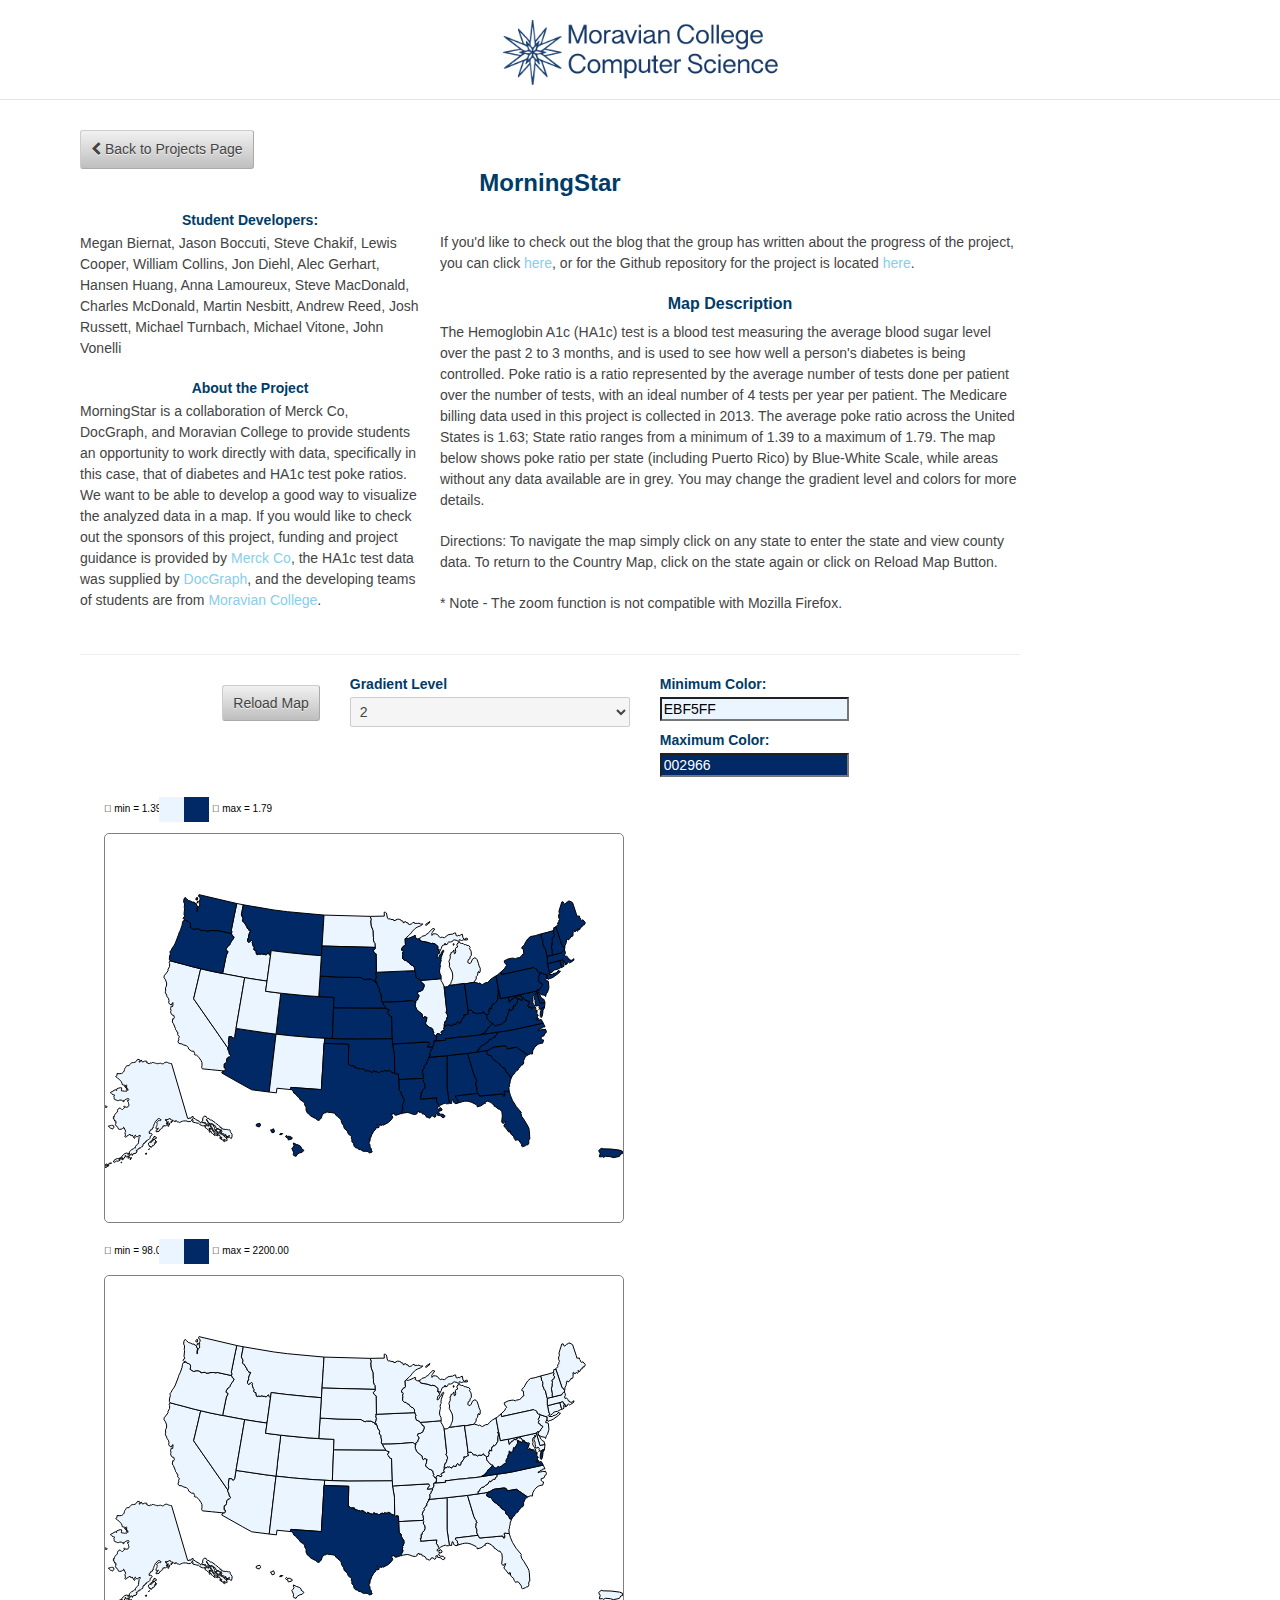
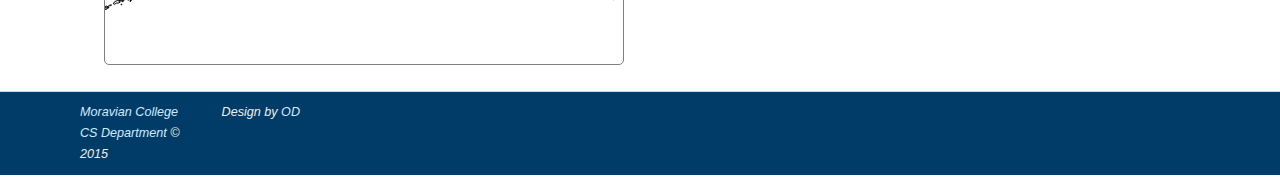
<file: MorningStar/twoMap.html>
<!DOCTYPE html>
  <head>

	<!-- Basic Page Needs
  ================================================== -->
	<meta charset="utf-8">
	<title>CS Projects: MorningStar</title>
	<meta name="description" content="">
	<meta name="author" content="">
	

	<!-- Mobile Specific Metas
  ================================================== -->
	<meta name="viewport" content="width=device-width, initial-scale=1, maximum-scale=1">

	<!-- CSS
  ================================================== -->
	<link rel="stylesheet" type="text/css" href="../stylesheets/base.css"><!--Web Page-->
	<link rel="stylesheet" type="text/css" href="../stylesheets/skeleton.css"><!--Web Page-->
	<link rel="stylesheet" type="text/css" href="../stylesheets/layout.css"><!--Web Page-->
    <link rel="stylesheet" type="text/css" href="../stylesheets/style.css"><!--Map-->
    <link rel="stylesheet" type="text/css" href="../stylesheets/bootstrap.css"> <!--Bootstrap-->
    
    <!-- Scripts
  ================================================== -->
 	<script src="http://ajax.googleapis.com/ajax/libs/jquery/1.8.0/jquery.min.js"></script> <!--Bootstrap-->
    <script type="text/javascript" src="d3/d3.v3.js"></script> <!--d3 Map Drawing-->
	<script type="text/javascript" src="gradientUSMap.js"></script> <!--Map Drawing-->
    <script type="text/javascript" src="jscolor/jscolor.js"></script> <!--Color Picker-->
    <script type="text/javascript" src="../js/bootstrap.min.js"></script> <!--Bootstrap-->
	<script type="text/javascript" src="js_detect_zoom/detect-zoom.js"></script>

    <!--Browser Tab Icon-->
	<link rel="shortcut icon" href="../images/mocostar.png">

  </head>
  <body>

	<!-- Primary Page Layout
	================================================== -->

	<!--Header-->

	<header id="header" class="site-header" role="banner">
      <div class="container sixteen columns over">
        <h1 id="site-title" class="site-title">
          <a href="../index.html" id="logo"><img src="../images/mocologo.png" alt="Moravian Logo" height="65" width="275" display="float" text-align="center"/></a>
        </h1>
      </div>
    </header>

    <!--Page Body-->

	<div id="Main_Content" class="container">
	  <div class="sixteen columns main-content">
	    <!--Back Button-->
	    <script> function visitPage(){
          window.location='../index.html';
          }
	    </script>
	    <button onclick="visitPage();"><i class="icon-chevron-left"></i> Back to Projects Page</button>
	    <!--Page Title-->
	    <h1 style="text-align:center;">MorningStar</h1>
	  </div>
	
	  <!--Left-Hand Side Bar-->
	
	  <aside class="six columns right-sidebar">
        <div class="sidebar-widget social">
		  <h4 style="text-align:center">Student Developers:</h4>
		  <p>Megan Biernat, Jason Boccuti, Steve Chakif, Lewis Cooper, William Collins, Jon Diehl, Alec Gerhart, Hansen Huang, Anna Lamoureux, Steve MacDonald, Charles McDonald, Martin Nesbitt, Andrew Reed, Josh Russett, Michael Turnbach, Michael Vitone, John Vonelli</p>
		
		  <h4 style="text-align:center">About the Project</h4>
	      <p>MorningStar is a collaboration of Merck Co, DocGraph, and Moravian College to provide students an opportunity to work directly with data, specifically in this case, that of diabetes and HA1c test poke ratios. We want to be able to develop a good way to visualize the analyzed data in a map. If you would like to check out the sponsors of this project, funding and project guidance is provided by <a href="http://www.merck.com/index.html" style="font-size:14px;color:SkyBlue">Merck Co</a>, the HA1c test data was supplied by <a href="http://www.docgraph.org" style="font-size:14px;color:SkyBlue">DocGraph</a>, and the developing teams of students are from <a href="http://www.moravian.edu" style="font-size:14px;color:SkyBlue">Moravian College</a>.</p> 
        </div>
      </aside>
    
      <!--Main Content-->
    
      <article class="ten columns main-content">  
        <div id="pageTitle">
          <br>
	      <p>If you'd like to check out the blog that the group has written about the progress of the project, you can click <a href="http://morningstar.moravian.edu/" style="font-size:14px;color:SkyBlue">here</a>, or for the Github repository for the project is located <a href="https://github.com/MoravianCollege/moraviancollege.github.io" style="font-size:14px;color:SkyBlue">here</a>.</p>
		  
		  <h3 style="text-align:center">Map Description</h3>
		  <p>The Hemoglobin A1c (HA1c) test is a blood test measuring the average blood sugar level over the past 2 to 3 months, and is used to see how well a person's diabetes is being controlled. Poke ratio is a ratio represented by the average number of tests done per patient over the number of tests, with an ideal number of 4 tests per year per patient. The Medicare billing data used in this project is collected in 2013. The average poke ratio across the United States is 1.63; State ratio ranges from a minimum of 1.39 to a maximum of 1.79. The map below shows poke ratio per state (including Puerto Rico) by Blue-White Scale, while areas without any data available are in grey. You may change the gradient level and colors for more details.</p>
			
		  <p>Directions: To navigate the map simply click on any state to enter the state and view county data. To return to the Country Map, click on the state again or click on Reload Map Button.</p>
		  <p>* Note - The zoom function is not compatible with Mozilla Firefox.</p>
	    </div>
	  </article>
	  
	  <!--Map Tools-->
	  
	  <article class="sixteen columns main-content">
	    <hr>
	    <div class="row col-xs-12 col-sm-12 col-md-12 col-lg-10 col-lg-offset-1"><!--Bootstrap class to adjust for smaller screens-->
	      <ul>
	        <li class="sameLine first" style="margin-top:10px;">
	          <button onclick="manager.redraw();">Reload Map</button><!--Resets map to original view (does not reset color gradient)-->
	        </li>
	        <li class="sameLine">
	          <!--Gradient Level Menu-->
		      <div id="comboDiv"><h4>Gradient Level</h4></div>
		    </li>
            <li class="sameLine">
              <!--Color Pickers (Customization tips at https://jscolor.com/try.php)-->
              <h4>Minimum Color:</h4>
              <input class="color {pickerFaceColor:'#003c67',pickerFace:3,pickerBorder:0,pickerInsetColor:'black',onImmediateChange:'recolor();' }"  id="min_color_picker" value="EBF5FF"> <!--Redraws map every time the map is changed; type initially reads "EBF5FF" upon loading-->
            </li>
			<li class="sameLine">
              <h4>Maximum Color:</h4>
		      <input class="color {pickerFaceColor:'#003c67',pickerFace:3,pickerBorder:0,pickerInsetColor:'black',onImmediateChange:'recolor();' }" id="max_color_picker" value="002966"> <!--Redraws map every time the map is changed; type initially reads "002966" upon loading-->
		    </li>
		  </ul>
		</div>
	  </article>
	  
	  <!--Map SVG and Spinner-->
	  
	  <article class="sixteen columns main-content">
		<div id="mapContainer" class="row">
		  <!-- Spinner Animation -->
		  <div id="floatingBarsG" style="visibility: hidden">
		    <div class="blockG" id="rotateG_01">
			</div>
			<div class="blockG" id="rotateG_02">
			</div>
			<div class="blockG" id="rotateG_03">
			</div>
			<div class="blockG" id="rotateG_04">
			</div>
			<div class="blockG" id="rotateG_05">
			</div>
			<div class="blockG" id="rotateG_06">
			</div>
			<div class="blockG" id="rotateG_07">
			</div>
			<div class="blockG" id="rotateG_08">
			</div>
	      </div>
          <div style="background-color: black"></div>	
   		</div>
      </article>
        
    </div>
      
    <!--Footer--> 
      
    <footer>
      <div class="row">
		<div id="footer-base">
		  <div class="container">
		    <div class="two columns">
		      <a href="http://mathcs.moravian.edu/">Moravian College CS Department</a> &copy; 2015
		    </div>
            <div class="two columns far-edge">
		      Design by <a href="http://www.opendesigns.org">OD</a>
		    </div>
		  </div>
		</div>
      </div>
    </footer>
      
    <!-- USMapPoke.js builds map -->
    <script src="gradientUSMap.js"></script>
    <script src="mapManager.js"></script>
    
    <script>
            
		    var changeColor = function(){
		        
		        map.setColor(String(getColor(min_color_picker)), String(getColor(max_color_picker)));
		        
		    };
		    
		    
		    //map parts
		    var getStateValuesFunction = function(data, stateName, feature) {
                var i = 0;
		        var dataState;
		        var stateAbbr = this.state_abbreviations[stateName];
		        for (i = 0; i < data.length; i++) {
                    //Grab state name
                    dataState = data[i].state;
                    //Grab data value, and convert from string to float
                    if (dataState === stateAbbr) {
                    	for(var x = 0; x < features.length; x++){
                    		dict_of_state_dict[feature][stateName] = data[i][feature];
                    	}
            	        return parseFloat(data[i][feature]);
        	        }
		        }
	        };
	        //end edit
	        
	        var getCountyValuesFunction = function(data, countyName, feature) {
		        //Merge the ag. data and GeoJSON
                //Loop through once for each ag. data value
                var i = 0;
                var dataCounty;
                var part;
                var len;
                var str;
                var k;
                for (i = 0; i < data.length; i++) {
                    //Grab state name
                    dataCounty = data[i].county;
                    part = dataCounty.split(" ");
                    // if the last thing is county/borough get rid of it
                    len = part.length;
                    if (part[len-1] === "County" || part[len-1] === "Borough" || part[len-1] === "Parish") {
                        str = "";
                        for (k = 0; k < len-1; k++) {
                            str += part[k];
                            if (k !== len-2) {
                                str += " ";
                            }
                        }
                        dataCounty = str;
                    }
                    else if (part[len-2] === "Census") {
                        str = "";
                        for (k = 0; k < len-2; k++) {
                            str += part[k];
                            if (k !== len-3) {
                                str += " ";
                            }
                        }
                        dataCounty = str;
                    }
                    if (dataCounty.toLowerCase() === countyName.toLowerCase()) {
            	        //Grab data value, and convert from string to float
            	        for(var x = 0; x < features.length; x++){
                    		dict_of_county_dict[feature][countyName] = data[i][feature];
                    	}
            	        return parseFloat(data[i][feature]);
                    }
           
                }
	        };
	        
	        //edit for video
	        
	        // Ignore jslint for state names with multiple words
	        var state_abbreviations = {};
	        state_abbreviations["Alabama"] = "AL";
	        state_abbreviations["Alaska"] = "AK";
	        state_abbreviations["Arizona"] = "AZ";
	        state_abbreviations["Arkansas"] = "AR";
	        state_abbreviations["California"] = "CA";
	        state_abbreviations["Colorado"] = "CO";
	        state_abbreviations["Connecticut"] = "CT";
	        state_abbreviations["Delaware"] = "DE";
	        state_abbreviations["District of Columbia"] = "DC";
	        state_abbreviations["Florida"] = "FL";
	        state_abbreviations["Georgia"] = "GA";
	        state_abbreviations["Hawaii"] = "HI";
	        state_abbreviations["Idaho"] = "ID";
	        state_abbreviations["Illinois"] = "IL";
	        state_abbreviations["Indiana"] = "IN";
	        state_abbreviations["Iowa"] = "IA";
	        state_abbreviations["Kansas"] = "KS";
	        state_abbreviations["Kentucky"] = "KY";
	        state_abbreviations["Louisiana"] = "LA";
	        state_abbreviations["Maine"] = "ME";
	        state_abbreviations["Maryland"] = "MD";
	        state_abbreviations["Massachusetts"] = "MA";
	        state_abbreviations["Michigan"] = "MI";
	        state_abbreviations["Minnesota"] = "MN";
	        state_abbreviations["Mississippi"] = "MS";
	        state_abbreviations["Missouri"] = "MO";
	        state_abbreviations["Montana"] = "MT";
	        state_abbreviations["Nebraska"] = "NE";
	        state_abbreviations["Nevada"] = "NV";
	        state_abbreviations["New Hampshire"] = "NH";
	        state_abbreviations["New Jersey"] = "NJ";
	        state_abbreviations["New Mexico"] = "NM";
	        state_abbreviations["New York"] = "NY";
	        state_abbreviations["North Carolina"] = "NC";
	        state_abbreviations["North Dakota"] = "ND";
	        state_abbreviations["Ohio"] = "OH";
	        state_abbreviations["Oklahoma"] = "OK";
	        state_abbreviations["Oregon"] = "OR";
	        state_abbreviations["Pennsylvania"] = "PA";
	        state_abbreviations["Rhode Island"] = "RI";
	        state_abbreviations["South Carolina"] = "SC";
	        state_abbreviations["South Dakota"] = "SD";
	        state_abbreviations["Tennessee"] = "TN";
	        state_abbreviations["Texas"] = "TX";
	        state_abbreviations["Utah"] = "UT";
	        state_abbreviations["Vermont"] = "VT";
	        state_abbreviations["Virginia"] = "VA";
	        state_abbreviations["Washington"] = "WA";
	        state_abbreviations["West Virginia"] = "WV";
	        state_abbreviations["Wisconsin"] = "WI";
	        state_abbreviations["Wyoming"] = "WY";
	        state_abbreviations["Puerto Rico"] = "PR";
	        
	        //Create file paths. Used in setPaths function
	        var us_poke_data_file = " json/poke_ratio_correct2.csv";
	        var map_json_file = "json/us-states.json";
	        var county_path_file = "json/stateJSON/";
	        var county_poke_data_file = "json/countyPokes/";
		    
		    var map = new GradientMap('poke_ratio')
		        .setColors('#EBF5FF','#002966')
		        .setRestFileName('poke.csv')
		        .setFunctions(getStateValuesFunction, getCountyValuesFunction)
		        .setStateAbbreviations(state_abbreviations)
		        .setPaths(map_json_file, us_poke_data_file, county_path_file, county_poke_data_file);
		    
		    var map2 = new GradientMap('migrant_housing')
		        .setColors('#EBF5FF','#002966')
		        .setRestFileName('poke.csv')
		        .setFunctions(getStateValuesFunction, getCountyValuesFunction)
		        //.setFunctions(getStateValuesFunction, getCountyValuesFunction)
		        .setStateAbbreviations(state_abbreviations)
		        .setPaths(map_json_file, "json/migrantHousing.csv", county_path_file, "json/migrantHousing/");
		        //.setPaths(map_json_file, us_poke_data_file, county_path_file, county_poke_data_file);
		    
		    var manager = new mapManager();
			manager.makeCombo();
		    manager.addMap(map);
		    manager.addMap(map2);

		    var dict_of_state_dict = {};
            var dict_of_county_dict = {};
            var features = [];
            for(var x = 0; x < manager.maps().length; x++) {
            	features.push(manager.maps()[x].getFeat());
            }
            for(var count = 0; count < features.length; count++){
	            dict_of_state_dict[features[count]] = {};
	            dict_of_county_dict[features[count]] = {};
            }
            var feature_desired = "poke_ratio";

		    manager.drawMaps();


		    function getStateDictionaries(){
	            return dict_of_state_dict;
	
            }
            function getCountyDictionaries(){
	            return dict_of_county_dict;
	
            }
            function getFeatures(){
	            return features;
	
            }
		</script>

	<script>
      function makeMap(source) {
        var newScript = document.createElement("script");
        newScript.setAttribute('id', 'scriptSrc');
		newScript.setAttribute('type','text/javascript');
		newScript.setAttribute('src', source);
		document.getElementsByTagName("head")[0].appendChild(newScript);
		//drawTheMap();
      }
			
      function selectData() {
		if (document.getElementById("pokeRatio").checked == true) {
			removeTestMap();
			drawTheUSMap();
        }
		if (document.getElementById("testData").checked == true) {
			//makeMap("testingGeneralization.js");
			removeUSMap();
			drawTheTestMap();
		}
		//makeMap();
      }
			
      function removeUS(){
        removeUSMap();
      }
      function getColor(input_id){
        return "#" +  document.getElementById(input_id).color.toString();
      }
      function recolor(){
        manager.setMapColors(String(getColor("min_color_picker")), String(getColor("max_color_picker")));
      }
    </script>
      
  </body>
</html>
</file>
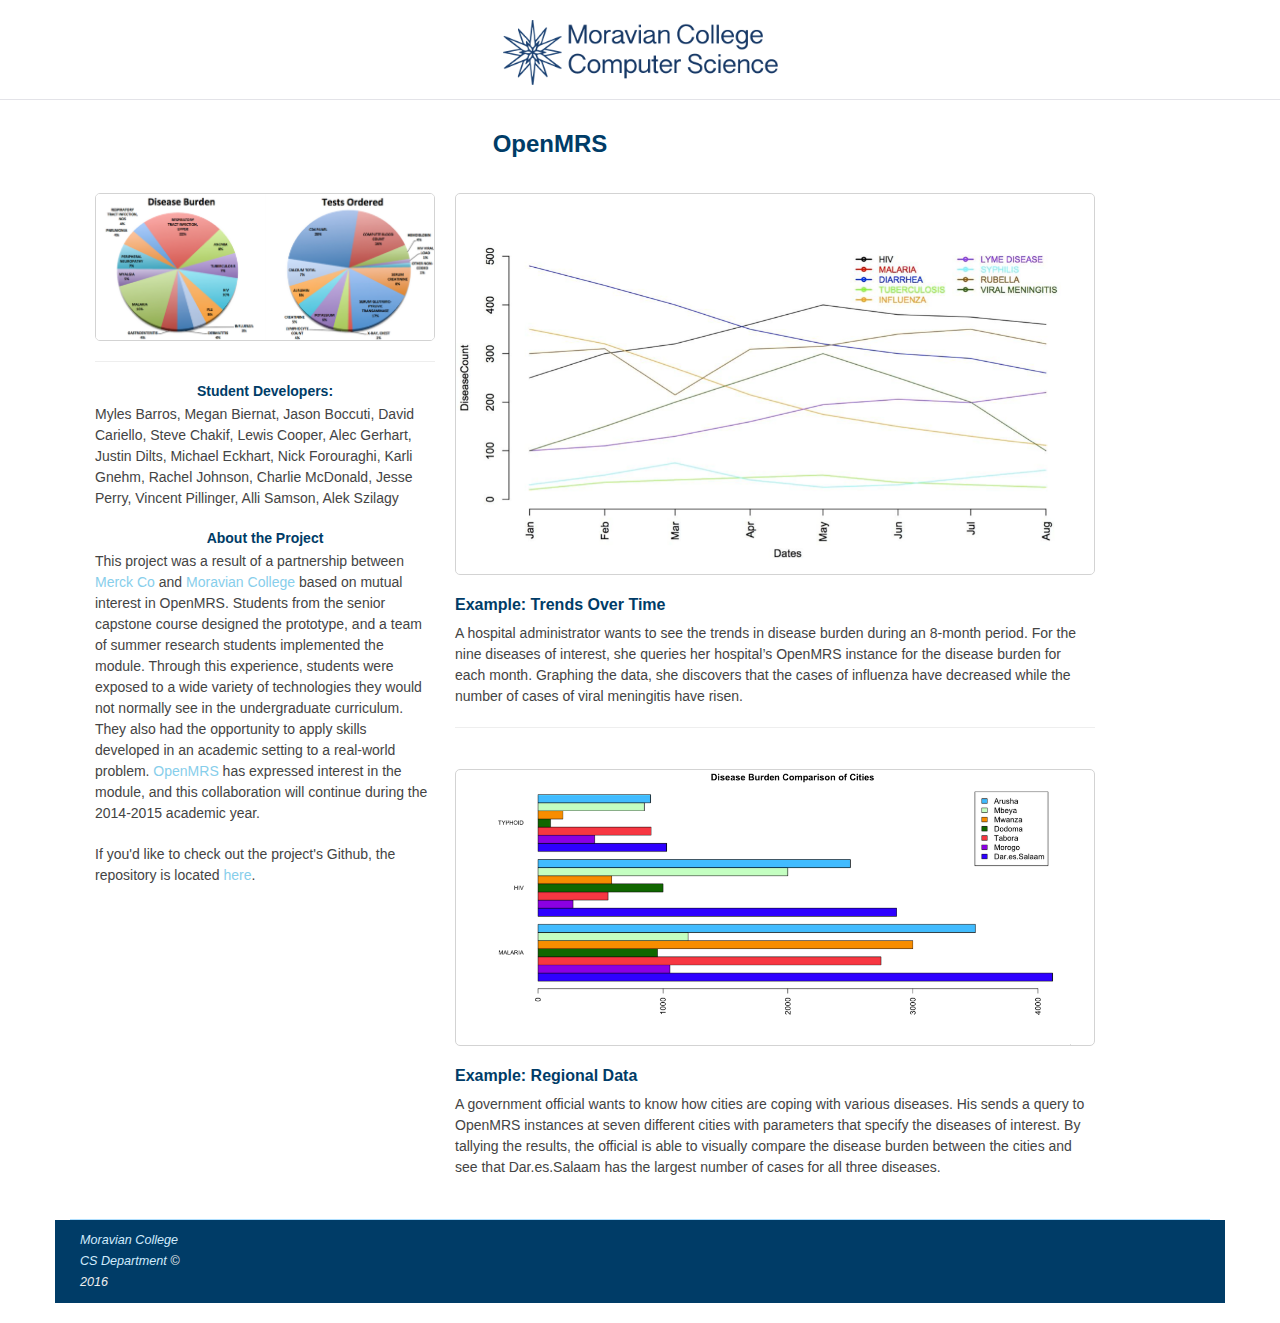
<file: OpenMRS/openMRS.html>
<!DOCTYPE html>
	<head>

		<!-- Basic Page Needs
		================================================== -->
		<meta charset="utf-8">
		<title>CS Projects: OpenMRS</title>
		<meta name="description" content="">
		<meta name="author" content="">

		<!-- Mobile Specific Metas
		================================================== -->
		<meta name="viewport" content="width=device-width, initial-scale=1, maximum-scale=1">

		<!-- CSS
		================================================== -->
		<link rel="stylesheet" type="text/css" href="../stylesheets/base.css"><!--Web Page-->
		<link rel="stylesheet" type="text/css" href="../stylesheets/skeleton.css"><!--Web Page-->
		<link rel="stylesheet" type="text/css" href="../stylesheets/layout.css"><!--Web Page-->
		<link rel="stylesheet" type="text/css" href="../stylesheets/style.css"><!--Map-->
		<link rel="stylesheet" type="text/css" href="../stylesheets/bootstrap.css"> <!--Bootstrap-->

		<!--Browser Tab Icon-->
		<link rel="shortcut icon" href="../images/mocostar.png">

	</head>
	<body>

	<!-- Primary Page Layout
	================================================== -->

	<!--Header-->

	<header id="header" class="site-header" role="banner">
		<div class="container sixteen columns over">
			<h1 id="site-title" class="site-title">
				<a href="../index.html" id="logo"><img src="../images/mocologo.png" alt="Moravian Logo" height="65" width="275" display="float" text-align="center"/></a>
			</h1>
		</div>
	</header>

	<!--Page Body-->
	<div id="Main_Content" class="container">
		<div class="sixteen columns main-content">
			<!--Page Title-->
			<h1 style="text-align:center;">OpenMRS</h1>
			<br>
		</div>

		<!--Side Bar-->

		<div class="container">
			<aside class="six columns right-sidebar">
				<div class="sidebar-widget social">
					<img src="images/piecharts.png" class="scale-with-grid" style="border:1px solid lightgrey;border-radius:5px;">
					<br>
					<hr>
					<h4 style="text-align:center">Student Developers:</h4>
					<p>Myles Barros, Megan Biernat, Jason Boccuti, David Cariello, Steve Chakif, Lewis Cooper, Alec Gerhart, Justin Dilts, Michael Eckhart, Nick Forouraghi, Karli Gnehm, Rachel Johnson, Charlie McDonald, Jesse Perry, Vincent Pillinger, Alli Samson, Alek Szilagy</p>

					<h4 style="text-align:center">About the Project</h4>
					<p>This project was a result of a partnership between <a href="http://www.merck.com/index.html" style="font-size:14px;color:SkyBlue">Merck Co</a> and <a href="http://www.moravian.edu" style="font-size:14px;color:SkyBlue">Moravian College</a> based on mutual interest in OpenMRS. Students from the senior capstone course designed the prototype, and a team of summer research students implemented the module. Through this experience, students were exposed to a wide variety of technologies they would not normally see in the undergraduate curriculum. They also had the opportunity to apply skills developed in an academic setting to a real-world problem. <a href="http://openmrs.org/" style="font-size:14px;color:SkyBlue">OpenMRS</a> has expressed interest in the module, and this collaboration will continue during the 2014-2015 academic year.</p>

					<p>If you'd like to check out the project's Github, the repository is located <a href="https://github.com/MoravianOpenMRS/openmrs-module-dataaggregation" style="font-size:14px;color:SkyBlue">here</a>.</p>
				</div>
			</aside>

			<!--Main Content-->

			<article class="eleven columns main-content">
				<img src="images/diseaseovertime.png" class="scale-with-grid" style="border:1px solid lightgrey;border-radius:5px;">
				<p></p>
				<h3>Example: Trends Over Time</h3>
				<p>A hospital administrator wants to see the trends in disease burden during an 8-month period. For the nine diseases of interest, she queries her hospital’s OpenMRS instance for the disease burden for each month. Graphing the data, she discovers that the cases of influenza have decreased while the number of cases of viral meningitis have risen.</p>
				<hr>
				<br>

				<img src="images/bargraph.png" class="scale-with-grid" style="border:1px solid lightgrey;border-radius:5px;">
				<p></p>
				<h3>Example: Regional Data</h3>
				<p>A government official wants to know how cities are coping with various diseases. His sends a query to OpenMRS instances at seven different cities with parameters that specify the diseases of interest. By tallying the results, the official is able to visually compare the disease burden between the cities and see that Dar.es.Salaam has the largest number of cases for all three diseases.</p>
				<br>
			</article>
		</div>

		<!--Footer-->

		<footer>
			<div class="row">
				<div id="footer-base">
					<div class="container">
						<div class="two columns">
							<a href="http://mathcs.moravian.edu/">Moravian College CS Department</a> &copy; 2016
						</div>
						<div class="two columns far-edge">
						</div>
					</div>
				</div>
			</div>
		</footer>

	</body>
</html>
</file>
<file: stylesheets/skeleton.css>
/* Table of Contents
==================================================
    #Base 960 Grid
    #Tablet (Portrait)
    #Mobile (Portrait)
    #Mobile (Landscape)
    #Clearing */

/* #Base 960 Grid
================================================== */

    .container                                  { position: relative; width: 960px; margin: 0 auto; padding: 0; }
    .container .column,
    .container .columns                         { float: left; display: inline; margin-left: 10px; margin-right: 10px; }
    .row                                        { margin-bottom: 20px; }

    /* Nested Column Classes */
    .column.alpha, .columns.alpha               { margin-left: 0; }
    .column.omega, .columns.omega               { margin-right: 0; }

    /* Base Grid */
    .container .one.column,
    .container .one.columns                     { width: 40px;  }
    .container .two.columns                     { width: 100px; }
    .container .three.columns                   { width: 160px; }
    .container .four.columns                    { width: 220px; }
    .container .five.columns                    { width: 280px; }
    .container .six.columns                     { width: 340px; }
    .container .seven.columns                   { width: 400px; }
    .container .eight.columns                   { width: 460px; }
    .container .nine.columns                    { width: 520px; }
    .container .ten.columns                     { width: 580px; }
    .container .eleven.columns                  { width: 640px; }
    .container .twelve.columns                  { width: 700px; }
    .container .thirteen.columns                { width: 760px; }
    .container .fourteen.columns                { width: 820px; }
    .container .fifteen.columns                 { width: 880px; }
    .container .sixteen.columns                 { width: 940px; }

    .container .one-third.column                { width: 300px; }
    .container .two-thirds.column               { width: 620px; }

    /* Offsets */
    .container .offset-by-one                   { padding-left: 60px;  }
    .container .offset-by-two                   { padding-left: 120px; }
    .container .offset-by-three                 { padding-left: 180px; }
    .container .offset-by-four                  { padding-left: 240px; }
    .container .offset-by-five                  { padding-left: 300px; }
    .container .offset-by-six                   { padding-left: 360px; }
    .container .offset-by-seven                 { padding-left: 420px; }
    .container .offset-by-eight                 { padding-left: 480px; }
    .container .offset-by-nine                  { padding-left: 540px; }
    .container .offset-by-ten                   { padding-left: 600px; }
    .container .offset-by-eleven                { padding-left: 660px; }
    .container .offset-by-twelve                { padding-left: 720px; }
    .container .offset-by-thirteen              { padding-left: 780px; }
    .container .offset-by-fourteen              { padding-left: 840px; }
    .container .offset-by-fifteen               { padding-left: 900px; }



/* #Tablet (Portrait)
================================================== */

    /* Note: Design for a width of 768px */

    @media only screen and (min-width: 768px) and (max-width: 959px) {
        .container                                  { width: 768px; }
        .container .column,
        .container .columns                         { margin-left: 10px; margin-right: 10px;  }
        .column.alpha, .columns.alpha               { margin-left: 0; margin-right: 10px; }
        .column.omega, .columns.omega               { margin-right: 0; margin-left: 10px; }
        .alpha.omega                                { margin-left: 0; margin-right: 0; }

        .container .one.column,
        .container .one.columns                     { width: 28px; }
        .container .two.columns                     { width: 76px; }
        .container .three.columns                   { width: 124px; }
        .container .four.columns                    { width: 172px; }
        .container .five.columns                    { width: 220px; }
        .container .six.columns                     { width: 268px; }
        .container .seven.columns                   { width: 316px; }
        .container .eight.columns                   { width: 364px; }
        .container .nine.columns                    { width: 412px; }
        .container .ten.columns                     { width: 460px; }
        .container .eleven.columns                  { width: 508px; }
        .container .twelve.columns                  { width: 556px; }
        .container .thirteen.columns                { width: 604px; }
        .container .fourteen.columns                { width: 652px; }
        .container .fifteen.columns                 { width: 700px; }
        .container .sixteen.columns                 { width: 748px; }

        .container .one-third.column                { width: 236px; }
        .container .two-thirds.column               { width: 492px; }

        /* Offsets */
        .container .offset-by-one                   { padding-left: 48px; }
        .container .offset-by-two                   { padding-left: 96px; }
        .container .offset-by-three                 { padding-left: 144px; }
        .container .offset-by-four                  { padding-left: 192px; }
        .container .offset-by-five                  { padding-left: 240px; }
        .container .offset-by-six                   { padding-left: 288px; }
        .container .offset-by-seven                 { padding-left: 336px; }
        .container .offset-by-eight                 { padding-left: 384px; }
        .container .offset-by-nine                  { padding-left: 432px; }
        .container .offset-by-ten                   { padding-left: 480px; }
        .container .offset-by-eleven                { padding-left: 528px; }
        .container .offset-by-twelve                { padding-left: 576px; }
        .container .offset-by-thirteen              { padding-left: 624px; }
        .container .offset-by-fourteen              { padding-left: 672px; }
        .container .offset-by-fifteen               { padding-left: 720px; }
    }


/*  #Mobile (Portrait)
================================================== */

    /* Note: Design for a width of 320px */

    @media only screen and (max-width: 767px) {
        .container { width: 300px; }
        .container .columns,
        .container .column { margin: 0; }

        .container .one.column,
        .container .one.columns,
        .container .two.columns,
        .container .three.columns,
        .container .four.columns,
        .container .five.columns,
        .container .six.columns,
        .container .seven.columns,
        .container .eight.columns,
        .container .nine.columns,
        .container .ten.columns,
        .container .eleven.columns,
        .container .twelve.columns,
        .container .thirteen.columns,
        .container .fourteen.columns,
        .container .fifteen.columns,
        .container .sixteen.columns,
        .container .one-third.column,
        .container .two-thirds.column  { width: 300px; }

        /* Offsets */
        .container .offset-by-one,
        .container .offset-by-two,
        .container .offset-by-three,
        .container .offset-by-four,
        .container .offset-by-five,
        .container .offset-by-six,
        .container .offset-by-seven,
        .container .offset-by-eight,
        .container .offset-by-nine,
        .container .offset-by-ten,
        .container .offset-by-eleven,
        .container .offset-by-twelve,
        .container .offset-by-thirteen,
        .container .offset-by-fourteen,
        .container .offset-by-fifteen { padding-left: 0; }

    }


/* #Mobile (Landscape)
================================================== */

    /* Note: Design for a width of 480px */

    @media only screen and (min-width: 480px) and (max-width: 767px) {
        .container { width: 420px; }
        .container .columns,
        .container .column { margin: 0; }

        .container .one.column,
        .container .one.columns,
        .container .two.columns,
        .container .three.columns,
        .container .four.columns,
        .container .five.columns,
        .container .six.columns,
        .container .seven.columns,
        .container .eight.columns,
        .container .nine.columns,
        .container .ten.columns,
        .container .eleven.columns,
        .container .twelve.columns,
        .container .thirteen.columns,
        .container .fourteen.columns,
        .container .fifteen.columns,
        .container .sixteen.columns,
        .container .one-third.column,
        .container .two-thirds.column { width: 420px; }
    }


/* #Clearing
================================================== */

    /* Self Clearing Goodness */
    .container:after { content: "\0020"; display: block; height: 0; clear: both; visibility: hidden; }

    /* Use clearfix class on parent to clear nested columns,
    or wrap each row of columns in a <div class="row"> */
    .clearfix:before,
    .clearfix:after,
    .row:before,
    .row:after {
      content: '\0020';
      display: block;
      overflow: hidden;
      visibility: hidden;
      width: 0;
      height: 0; }
    .row:after,
    .clearfix:after {
      clear: both; }
    .row,
    .clearfix {
      zoom: 1; }

    /* You can also use a <br class="clear" /> to clear columns */
    .clear {
      clear: both;
      
    }
</file>
<file: stylesheets/style.css>
svg {
	background: white;
}
.map {
    border: 1px solid lightgrey;
    border-radius: 5px;
}
.sameLine {
    float: left;
    margin: 0 30px 10px 0;
    width: auto;
}
.thumb {
    float: left;
    margin-right: 20px;
    border: 1px solid lightgrey;
    border-radius: 5px;
}
.first {
    margin-left: 6.5%;
}
#color-selector {
	position: relative;
}
.state{
	fill: none;
	stroke: #a9a9a9;
	stroke-width: 1;
}
.state:hover{
	fill-opacity:0.5;
}
#stateName {
	position: relative;
	font-size: 20px;
	font: 20px sans-serif;
	margin: 2px;
	color: black;
}
#tooltip {   
	position: absolute;
	text-align: left;
	padding: 20px;             
	margin: 10px;
	font: 12px sans-serif;        
	background: lightsteelblue;   
	border: 1px;      
	border-radius: 2px;           
	pointer-events: none;         
}
#tooltip h4{
	color: skyblue;
	margin:0;
	font-size:14px;
	text-align: center;
}
.tooltip{
	position: fixed;
	background:rgba(0,0,0,0.9);
	border:1px solid grey;
	border-radius:5px;
	font-size:12px;
	width:auto;
	padding:4px;
	color:white;
	opacity:0;
}
#tooltip table{
	table-layout:fixed;
}
#tooltip tr td{
	padding:0;
	margin:0;
}
#tooltip tr td:nth-child(1){
	width:50px;
}
#tooltip tr td:nth-child(2){
	text-align:left;
}
#floatingBarsG{
	position: absolute;
	margin-left: 45%;
	margin-right: 50%;
	margin-top: 278px;
	width:62px;
	height:77px
}

.blockG{
	position:absolute;
	background-color:#000000;
	width:10px;
	height:24px;
	-moz-border-radius:8px 8px 0 0;
	-moz-transform:scale(0.4);
	-moz-animation-name:fadeG;
	-moz-animation-duration:1.1199999999999999s;
	-moz-animation-iteration-count:infinite;
	-moz-animation-direction:normal;
	-webkit-border-radius:8px 8px 0 0;
	-webkit-transform:scale(0.4);
	-webkit-animation-name:fadeG;
	-webkit-animation-duration:1.1199999999999999s;
	-webkit-animation-iteration-count:infinite;
	-webkit-animation-direction:normal;
	-ms-border-radius:8px 8px 0 0;
	-ms-transform:scale(0.4);
	-ms-animation-name:fadeG;
	-ms-animation-duration:1.1199999999999999s;
	-ms-animation-iteration-count:infinite;
	-ms-animation-direction:normal;
	-o-border-radius:8px 8px 0 0;
	-o-transform:scale(0.4);
	-o-animation-name:fadeG;
	-o-animation-duration:1.1199999999999999s;
	-o-animation-iteration-count:infinite;
	-o-animation-direction:normal;
	border-radius:8px 8px 0 0;
	transform:scale(0.4);
	animation-name:fadeG;
	animation-duration:1.1199999999999999s;
	animation-iteration-count:infinite;
	animation-direction:normal;
}

#rotateG_01{
	left:0;
	top:28px;
	-moz-animation-delay:0.41999999999999993s;
	-moz-transform:rotate(-90deg);
	-webkit-animation-delay:0.41999999999999993s;
	-webkit-transform:rotate(-90deg);
	-ms-animation-delay:0.41999999999999993s;
	-ms-transform:rotate(-90deg);
	-o-animation-delay:0.41999999999999993s;
	-o-transform:rotate(-90deg);
	animation-delay:0.41999999999999993s;
	transform:rotate(-90deg);
}

#rotateG_02{
	left:8px;
	top:10px;
	-moz-animation-delay:0.5599999999999999s;
	-moz-transform:rotate(-45deg);
	-webkit-animation-delay:0.5599999999999999s;
	-webkit-transform:rotate(-45deg);
	-ms-animation-delay:0.5599999999999999s;
	-ms-transform:rotate(-45deg);
	-o-animation-delay:0.5599999999999999s;
	-o-transform:rotate(-45deg);
	animation-delay:0.5599999999999999s;
	transform:rotate(-45deg);
}

#rotateG_03{
	left:26px;
	top:3px;
	-moz-animation-delay:0.7s;
	-moz-transform:rotate(0deg);
	-webkit-animation-delay:0.7s;
	-webkit-transform:rotate(0deg);
	-ms-animation-delay:0.7s;
	-ms-transform:rotate(0deg);
	-o-animation-delay:0.7s;
	-o-transform:rotate(0deg);
	animation-delay:0.7s;
	transform:rotate(0deg);
}

#rotateG_04{
	right:8px;
	top:10px;
	-moz-animation-delay:0.8399999999999999s;
	-moz-transform:rotate(45deg);
	-webkit-animation-delay:0.8399999999999999s;
	-webkit-transform:rotate(45deg);
	-ms-animation-delay:0.8399999999999999s;
	-ms-transform:rotate(45deg);
	-o-animation-delay:0.8399999999999999s;
	-o-transform:rotate(45deg);
	animation-delay:0.8399999999999999s;
	transform:rotate(45deg);
}

#rotateG_05{
	right:0;
	top:28px;
	-moz-animation-delay:0.9799999999999999s;
	-moz-transform:rotate(90deg);
	-webkit-animation-delay:0.9799999999999999s;
	-webkit-transform:rotate(90deg);
	-ms-animation-delay:0.9799999999999999s;
	-ms-transform:rotate(90deg);
	-o-animation-delay:0.9799999999999999s;
	-o-transform:rotate(90deg);
	animation-delay:0.9799999999999999s;
	transform:rotate(90deg);
}

#rotateG_06{
	right:8px;
	bottom:7px;
	-moz-animation-delay:1.1199999999999999s;
	-moz-transform:rotate(135deg);
	-webkit-animation-delay:1.1199999999999999s;
	-webkit-transform:rotate(135deg);
	-ms-animation-delay:1.1199999999999999s;
	-ms-transform:rotate(135deg);
	-o-animation-delay:1.1199999999999999s;
	-o-transform:rotate(135deg);
	animation-delay:1.1199999999999999s;
	transform:rotate(135deg);
}

#rotateG_07{
	bottom:0;
	left:26px;
	-moz-animation-delay:1.26s;
	-moz-transform:rotate(180deg);
	-webkit-animation-delay:1.26s;
	-webkit-transform:rotate(180deg);
	-ms-animation-delay:1.26s;
	-ms-transform:rotate(180deg);
	-o-animation-delay:1.26s;
	-o-transform:rotate(180deg);
	animation-delay:1.26s;
	transform:rotate(180deg);
}

#rotateG_08{
	left:8px;
	bottom:7px;
	-moz-animation-delay:1.4s;
	-moz-transform:rotate(-135deg);
	-webkit-animation-delay:1.4s;
	-webkit-transform:rotate(-135deg);
	-ms-animation-delay:1.4s;
	-ms-transform:rotate(-135deg);
	-o-animation-delay:1.4s;
	-o-transform:rotate(-135deg);
	animation-delay:1.4s;
	transform:rotate(-135deg);
}

@-moz-keyframes fadeG{
0%{
background-color:#000000}

100%{
background-color:#FFFFFF}

}

@-webkit-keyframes fadeG{
0%{
background-color:#000000}

100%{
background-color:#FFFFFF}

}

@-ms-keyframes fadeG{
0%{
background-color:#000000}

100%{
background-color:#FFFFFF}

}

@-o-keyframes fadeG{
0%{
background-color:#000000}

100%{
background-color:#FFFFFF}

}

@keyframes fadeG{
0%{
background-color:#000000}

100%{
background-color:#FFFFFF}

}
</file>
<file: style.css>
svg {
	background-color: grey;
}

#color-selector {
	position: relative;
}
.state{
	fill: none;
	stroke: #a9a9a9;
	stroke-width: 1;
}
.state:hover{
	fill-opacity:0.5;
}
#stateName {
	position: absolute;
}
#tooltip {   
	position: absolute;           
	text-align: left;
	padding: 20px;             
	margin: 10px;
	font: 12px sans-serif;        
	background: lightsteelblue;   
	border: 1px;      
	border-radius: 2px;           
	pointer-events: none;         
}
#tooltip h4{
	margin:0;
	font-size:14px;
	text-align: center;
}
#tooltip{
	background:rgba(0,0,0,0.9);
	border:1px solid grey;
	border-radius:5px;
	font-size:12px;
	width:auto;
	padding:4px;
	color:white;
	opacity:0;
}
#tooltip table{
	table-layout:fixed;
}
#tooltip tr td{
	padding:0;
	margin:0;
}
#tooltip tr td:nth-child(1){
	width:50px;
}
#tooltip tr td:nth-child(2){
	text-align:left;
}
#floatingBarsG{
	position: absolute;
	margin-left: 45%;
	margin-right: 50%;
	margin-top: 278px;
	margin-bottom: 49%;
	width:62px;
	height:77px
}

.blockG{
	position:absolute;
	background-color:#FF0000;
	width:10px;
	height:24px;
	-moz-border-radius:8px 8px 0 0;
	-moz-transform:scale(0.4);
	-moz-animation-name:fadeG;
	-moz-animation-duration:1.1199999999999999s;
	-moz-animation-iteration-count:infinite;
	-moz-animation-direction:normal;
	-webkit-border-radius:8px 8px 0 0;
	-webkit-transform:scale(0.4);
	-webkit-animation-name:fadeG;
	-webkit-animation-duration:1.1199999999999999s;
	-webkit-animation-iteration-count:infinite;
	-webkit-animation-direction:normal;
	-ms-border-radius:8px 8px 0 0;
	-ms-transform:scale(0.4);
	-ms-animation-name:fadeG;
	-ms-animation-duration:1.1199999999999999s;
	-ms-animation-iteration-count:infinite;
	-ms-animation-direction:normal;
	-o-border-radius:8px 8px 0 0;
	-o-transform:scale(0.4);
	-o-animation-name:fadeG;
	-o-animation-duration:1.1199999999999999s;
	-o-animation-iteration-count:infinite;
	-o-animation-direction:normal;
	border-radius:8px 8px 0 0;
	transform:scale(0.4);
	animation-name:fadeG;
	animation-duration:1.1199999999999999s;
	animation-iteration-count:infinite;
	animation-direction:normal;
}

#rotateG_01{
	left:0;
	top:28px;
	-moz-animation-delay:0.41999999999999993s;
	-moz-transform:rotate(-90deg);
	-webkit-animation-delay:0.41999999999999993s;
	-webkit-transform:rotate(-90deg);
	-ms-animation-delay:0.41999999999999993s;
	-ms-transform:rotate(-90deg);
	-o-animation-delay:0.41999999999999993s;
	-o-transform:rotate(-90deg);
	animation-delay:0.41999999999999993s;
	transform:rotate(-90deg);
}

#rotateG_02{
	left:8px;
	top:10px;
	-moz-animation-delay:0.5599999999999999s;
	-moz-transform:rotate(-45deg);
	-webkit-animation-delay:0.5599999999999999s;
	-webkit-transform:rotate(-45deg);
	-ms-animation-delay:0.5599999999999999s;
	-ms-transform:rotate(-45deg);
	-o-animation-delay:0.5599999999999999s;
	-o-transform:rotate(-45deg);
	animation-delay:0.5599999999999999s;
	transform:rotate(-45deg);
}

#rotateG_03{
	left:26px;
	top:3px;
	-moz-animation-delay:0.7s;
	-moz-transform:rotate(0deg);
	-webkit-animation-delay:0.7s;
	-webkit-transform:rotate(0deg);
	-ms-animation-delay:0.7s;
	-ms-transform:rotate(0deg);
	-o-animation-delay:0.7s;
	-o-transform:rotate(0deg);
	animation-delay:0.7s;
	transform:rotate(0deg);
}

#rotateG_04{
	right:8px;
	top:10px;
	-moz-animation-delay:0.8399999999999999s;
	-moz-transform:rotate(45deg);
	-webkit-animation-delay:0.8399999999999999s;
	-webkit-transform:rotate(45deg);
	-ms-animation-delay:0.8399999999999999s;
	-ms-transform:rotate(45deg);
	-o-animation-delay:0.8399999999999999s;
	-o-transform:rotate(45deg);
	animation-delay:0.8399999999999999s;
	transform:rotate(45deg);
}

#rotateG_05{
	right:0;
	top:28px;
	-moz-animation-delay:0.9799999999999999s;
	-moz-transform:rotate(90deg);
	-webkit-animation-delay:0.9799999999999999s;
	-webkit-transform:rotate(90deg);
	-ms-animation-delay:0.9799999999999999s;
	-ms-transform:rotate(90deg);
	-o-animation-delay:0.9799999999999999s;
	-o-transform:rotate(90deg);
	animation-delay:0.9799999999999999s;
	transform:rotate(90deg);
}

#rotateG_06{
	right:8px;
	bottom:7px;
	-moz-animation-delay:1.1199999999999999s;
	-moz-transform:rotate(135deg);
	-webkit-animation-delay:1.1199999999999999s;
	-webkit-transform:rotate(135deg);
	-ms-animation-delay:1.1199999999999999s;
	-ms-transform:rotate(135deg);
	-o-animation-delay:1.1199999999999999s;
	-o-transform:rotate(135deg);
	animation-delay:1.1199999999999999s;
	transform:rotate(135deg);
}

#rotateG_07{
	bottom:0;
	left:26px;
	-moz-animation-delay:1.26s;
	-moz-transform:rotate(180deg);
	-webkit-animation-delay:1.26s;
	-webkit-transform:rotate(180deg);
	-ms-animation-delay:1.26s;
	-ms-transform:rotate(180deg);
	-o-animation-delay:1.26s;
	-o-transform:rotate(180deg);
	animation-delay:1.26s;
	transform:rotate(180deg);
}

#rotateG_08{
	left:8px;
	bottom:7px;
	-moz-animation-delay:1.4s;
	-moz-transform:rotate(-135deg);
	-webkit-animation-delay:1.4s;
	-webkit-transform:rotate(-135deg);
	-ms-animation-delay:1.4s;
	-ms-transform:rotate(-135deg);
	-o-animation-delay:1.4s;
	-o-transform:rotate(-135deg);
	animation-delay:1.4s;
	transform:rotate(-135deg);
}

@-moz-keyframes fadeG{
0%{
background-color:#000000}

100%{
background-color:#FFFFFF}

}

@-webkit-keyframes fadeG{
0%{
background-color:#000000}

100%{
background-color:#FFFFFF}

}

@-ms-keyframes fadeG{
0%{
background-color:#000000}

100%{
background-color:#FFFFFF}

}

@-o-keyframes fadeG{
0%{
background-color:#000000}

100%{
background-color:#FFFFFF}

}

@keyframes fadeG{
0%{
background-color:#000000}

100%{
background-color:#FFFFFF}

}
</file>
<file: stylesheets/base.css>
/* Table of Content
==================================================
	#Reset & Basics
	#Basic Styles
	#Site Styles
	#Typography
	#Links
	#Lists
	#Images
	#Buttons
	#Forms
	#Misc */


/* #Reset & Basics (Inspired by E. Meyers)
================================================== */
	html, body, div, span, applet, object, iframe, h1, h2, h3, h4, h5, h6, p, blockquote, pre, a, abbr, acronym, address, big, cite, code, del, dfn, em, img, ins, kbd, q, s, samp, small, strike, strong, sub, sup, tt, var, b, u, i, center, dl, dt, dd, ol, ul, li, fieldset, form, label, legend, table, caption, tbody, tfoot, thead, tr, th, td, article, aside, canvas, details, embed, figure, figcaption, footer, header, hgroup, menu, nav, output, ruby, section, summary, time, mark, audio, video {
		margin: 0;
		padding: 0;
		border: 0;
		font-size: 100%;
		font: inherit;
		vertical-align: baseline; }
	article, aside, details, figcaption, figure, footer, header, hgroup, menu, nav, section {
		display: block; }
	body {
		line-height: 1; }
	ol, ul {
		list-style: none; }
	blockquote, q {
		quotes: none; }
	blockquote:before, blockquote:after,
	q:before, q:after {
		content: '';
		content: none; }
	table {
		border-collapse: collapse;
		border-spacing: 0; }


/* #Basic Styles
================================================== */
	body {
		background: #fff;
		font: 14px/21px "HelveticaNeue", "Helvetica Neue", Helvetica, Arial, sans-serif;
		color: #444;
		-webkit-font-smoothing: antialiased; /* Fix for webkit rendering */
		-webkit-text-size-adjust: 100%;
		
 }


/* #Typography
================================================== */
	h1, h2, h3, h4, h5, h6 {
		color: #181818;
		font-family: "Georgia", "Times New Roman", serif;
		font-weight: normal; }
	h1 a, h2 a, h3 a, h4 a, h5 a, h6 a { font-weight: inherit; }
	h1 { font-size: 46px; line-height: 50px; margin-bottom: 14px;}
	h2 { font-size: 35px; line-height: 40px; margin-bottom: 10px; }
	h3 { font-size: 28px; line-height: 34px; margin-bottom: 8px; }
	h4 { font-size: 21px; line-height: 30px; margin-bottom: 4px; }
	h5 { font-size: 17px; line-height: 24px; }
	h6 { font-size: 14px; line-height: 21px; }
	.subheader { color: #777; }

	p { margin: 0 0 20px 0; }
	p img { margin: 0; }
	p.lead { font-size: 21px; line-height: 27px; color: #777; }
	p.depart {margin-top: 0px; }

	em { font-style: italic; }
	strong { font-weight: bold; color: #333; }
	small { font-size: 80%; }

/*	Blockquotes  */
	blockquote, blockquote p { font-size: 17px; line-height: 24px; color: #777; font-style: italic; }
	blockquote { margin: 0 0 20px; padding: 9px 20px 0 19px; border-left: 1px solid #ddd; }
	blockquote cite { display: block; font-size: 12px; color: #555; }
	blockquote cite:before { content: "\2014 \0020"; }
	blockquote cite a, blockquote cite a:visited, blockquote cite a:visited { color: #555; }

	hr { border: solid #ddd; border-width: 1px 0 0; clear: both; margin: 10px 0 30px; height: 0; }


/* #Links
================================================== */
	a, a:visited { color: #333; text-decoration: underline; outline: 0; }
	a:hover, a:focus { color: #000; }
	p a, p a:visited { line-height: inherit; }


/* #Lists
================================================== */
	ul, ol { margin-bottom: 20px; }
	ul { list-style: none outside; }
	ol { list-style: decimal; }
	ol, ul.square, ul.circle, ul.disc { margin-left: 30px; }
	ul.square { list-style: square outside; }
	ul.circle { list-style: circle outside; }
	ul.disc { list-style: disc outside; }
	ul ul, ul ol,
	ol ol, ol ul { margin: 4px 0 5px 30px; font-size: 90%;  }
	ul ul li, ul ol li,
	ol ol li, ol ul li { margin-bottom: 6px; }
	li { line-height: 18px; margin-bottom: 12px; }
	ul.large li { line-height: 21px; }
	li p { line-height: 21px; }

/* #Images
================================================== */

	img.scale-with-grid {
		max-width: 100%;
		height: auto; }
		
	img.depart {
		margin: 0 10px 5px 0; }
		
	img.star {
		margin: 0 0 0 65px; }


/* #Buttons
================================================== */

	.button,
	button,
	input[type="submit"],
	input[type="reset"],
	input[type="button"] {
		background: #eee; /* Old browsers */
		background: #eee -moz-linear-gradient(top, rgba(255,255,255,.2) 0%, rgba(0,0,0,.2) 100%); /* FF3.6+ */
		background: #eee -webkit-gradient(linear, left top, left bottom, color-stop(0%,rgba(255,255,255,.2)), color-stop(100%,rgba(0,0,0,.2))); /* Chrome,Safari4+ */
		background: #eee -webkit-linear-gradient(top, rgba(255,255,255,.2) 0%,rgba(0,0,0,.2) 100%); /* Chrome10+,Safari5.1+ */
		background: #eee -o-linear-gradient(top, rgba(255,255,255,.2) 0%,rgba(0,0,0,.2) 100%); /* Opera11.10+ */
		background: #eee -ms-linear-gradient(top, rgba(255,255,255,.2) 0%,rgba(0,0,0,.2) 100%); /* IE10+ */
		background: #eee linear-gradient(top, rgba(255,255,255,.2) 0%,rgba(0,0,0,.2) 100%); /* W3C */
	  border: 1px solid #aaa;
	  border-top: 1px solid #ccc;
	  border-left: 1px solid #ccc;
	  -moz-border-radius: 3px;
	  -webkit-border-radius: 3px;
	  border-radius: 3px;
	  color: #444;
	  display: inline-block;
	  font-size: 11px;
	  font-weight: bold;
	  text-decoration: none;
	  text-shadow: 0 1px rgba(255, 255, 255, .75);
	  cursor: pointer;
	  margin-bottom: 20px;
	  line-height: normal;
	  padding: 8px 10px;
	  font-family: "HelveticaNeue", "Helvetica Neue", Helvetica, Arial, sans-serif; }

	.button:hover,
	button:hover,
	input[type="submit"]:hover,
	input[type="reset"]:hover,
	input[type="button"]:hover {
		color: #222;
		background: #ddd; /* Old browsers */
		background: #ddd -moz-linear-gradient(top, rgba(255,255,255,.3) 0%, rgba(0,0,0,.3) 100%); /* FF3.6+ */
		background: #ddd -webkit-gradient(linear, left top, left bottom, color-stop(0%,rgba(255,255,255,.3)), color-stop(100%,rgba(0,0,0,.3))); /* Chrome,Safari4+ */
		background: #ddd -webkit-linear-gradient(top, rgba(255,255,255,.3) 0%,rgba(0,0,0,.3) 100%); /* Chrome10+,Safari5.1+ */
		background: #ddd -o-linear-gradient(top, rgba(255,255,255,.3) 0%,rgba(0,0,0,.3) 100%); /* Opera11.10+ */
		background: #ddd -ms-linear-gradient(top, rgba(255,255,255,.3) 0%,rgba(0,0,0,.3) 100%); /* IE10+ */
		background: #ddd linear-gradient(top, rgba(255,255,255,.3) 0%,rgba(0,0,0,.3) 100%); /* W3C */
	  border: 1px solid #888;
	  border-top: 1px solid #aaa;
	  border-left: 1px solid #aaa; }

	.button:active,
	button:active,
	input[type="submit"]:active,
	input[type="reset"]:active,
	input[type="button"]:active {
		border: 1px solid #666;
		background: #ccc; /* Old browsers */
		background: #ccc -moz-linear-gradient(top, rgba(255,255,255,.35) 0%, rgba(10,10,10,.4) 100%); /* FF3.6+ */
		background: #ccc -webkit-gradient(linear, left top, left bottom, color-stop(0%,rgba(255,255,255,.35)), color-stop(100%,rgba(10,10,10,.4))); /* Chrome,Safari4+ */
		background: #ccc -webkit-linear-gradient(top, rgba(255,255,255,.35) 0%,rgba(10,10,10,.4) 100%); /* Chrome10+,Safari5.1+ */
		background: #ccc -o-linear-gradient(top, rgba(255,255,255,.35) 0%,rgba(10,10,10,.4) 100%); /* Opera11.10+ */
		background: #ccc -ms-linear-gradient(top, rgba(255,255,255,.35) 0%,rgba(10,10,10,.4) 100%); /* IE10+ */
		background: #ccc linear-gradient(top, rgba(255,255,255,.35) 0%,rgba(10,10,10,.4) 100%); /* W3C */ }

	.button.full-width,
	button.full-width,
	input[type="submit"].full-width,
	input[type="reset"].full-width,
	input[type="button"].full-width {
		width: 100%;
		padding-left: 0 !important;
		padding-right: 0 !important;
		text-align: center; }

	/* Fix for odd Mozilla border & padding issues */
	button::-moz-focus-inner,
	input::-moz-focus-inner {
    border: 0;
    padding: 0;
	}


/* #Forms
================================================== */

	form {
		margin-bottom: 20px; }
	fieldset {
		margin-bottom: 20px; }
	input[type="text"],
	input[type="password"],
	input[type="email"],
	textarea,
	select {
		border: 1px solid #ccc;
		padding: 6px 4px;
		outline: none;
		-moz-border-radius: 2px;
		-webkit-border-radius: 2px;
		border-radius: 2px;
		font: 13px "HelveticaNeue", "Helvetica Neue", Helvetica, Arial, sans-serif;
		color: #777;
		margin: 0;
		width: 210px;
		max-width: 100%;
		display: block;
		margin-bottom: 20px;
		background: #fff; }
	select {
		padding: 0; }
	input[type="text"]:focus,
	input[type="password"]:focus,
	input[type="email"]:focus,
	textarea:focus {
		border: 1px solid #aaa;
 		color: #444;
 		-moz-box-shadow: 0 0 3px rgba(0,0,0,.2);
		-webkit-box-shadow: 0 0 3px rgba(0,0,0,.2);
		box-shadow:  0 0 3px rgba(0,0,0,.2); }
	textarea {
		min-height: 60px; }
	label,
	legend {
		display: block;
		font-weight: bold;
		font-size: 13px;  }
	select {
		width: 220px; }
	input[type="checkbox"] {
		display: inline; }
	label span,
	legend span {
		font-weight: normal;
		font-size: 13px;
		color: #444; }

/* #Misc
================================================== */
	.remove-bottom { margin-bottom: 0 !important; }
	.half-bottom { margin-bottom: 10px !important; }
	.add-bottom { margin-bottom: 20px !important; }
	.far-edge {
text-align: right;
}
</file>
<file: stylesheets/layout.css>
/* Table of Content
==================================================
	#Header
	#Navigation
	#Site Styles
	#Page Styles
	#Media Queries
	#Font-Face 
	#Slider 
	#FontAwesome 
	#Contact Form*/

/* #Header
================================================== */

#header { border-bottom: 1px solid #E3E3E8; margin-bottom: 30px; }
h1 a { text-indent: -9999px; }
#site-title { padding-top: 20px; text-align: center;}

/* #Navigation
================================================== */

#main-nav { float: right; }
#main-nav ul, #main-nav li { list-style: none; padding: 0; margin: 0; display: inline; } 
#main-nav ul li { float: left; position: relative; }
#main-nav ul li a { display: inline-block; padding: 48px 10px 34px 10px; margin: 0 5px; text-decoration: none; font-size: 12px; border-bottom: 3px solid transparent; }
#main-nav ul li:hover { border-bottom: 3px solid #2c88c9 !important; }
.current { font-weight: bold !important; color: #444 !important; border-bottom: 3px solid #2c88c9 !important; }


/* #Site Styles
================================================== */

a, a:visited { color: #2c88c9; transition: color 0.3s linear; -moz-transition: color 0.3s linear; -webkit-transition: color 0.3s linear; -o-transition: color 0.3s linear; }
a:hover { color: #003c67; }

h1, h2, h3, h4, h5, h6 { font-family: "HelveticaNeue-Light", "Helvetica Neue Light", "Helvetica Neue", Helvetica, Arial, sans-serif; color: #003c67; font-weight: bold; }
h1 { font-size: 24px; line-height: 28px; }
h2 { font-size: 20px; line-height: 22px; margin: 0 0 20px 0; }
h3 { font-size: 16px; line-height: 20px; }
h4 { font-size: 14px; line-height: 18px; }
h5 { font-size: 12px; line-height: 18px; }
h6 { font-size: 10px; line-height: 16px; }

.rounded { background: #003c67; -webkit-border-radius: 100px; -moz-border-radius: 100px; border-radius: 100px; display: inline-block; width: 40px !important; height: 40px; color: white; text-align: center; vertical-align: middle; font-size: 20px; line-height: 40px; margin-right: 5px; }

.overlay { position: absolute; top: 0; left: 0; width: 100%; height: 100%; opacity: 0; -moz-opacity: 0; filter: alpha(opacity=0); -webkit-transition: opacity 180ms ease-in-out; -moz-transition: opacity 180ms ease-in-out; -o-transition: opacity 180ms ease-in-out; transition: opacity 180ms ease-in-out; z-index: 40; }
.overlay.zoom { background: url(../images/overlay-bg.png) no-repeat center center; }
.overlay:hover { opacity: 1; -moz-opacity: 1; filter:alpha(opacity=100); }

.feature-column h4 a { color: #003c67; text-decoration: none; }
.feature-column h4 a:hover { color: #012037; }

.featured-image { position: relative; margin-bottom: 10px; }

.tagline { font-size: 1.7em; padding: 0.8em 0; margin: 1em 0 1em 0; text-align: center; letter-spacing: 0px; line-height: 1.6em; clear: both; }
.tagline strong { color: #2C88C9; }

section.container { padding: 1.2em 0; }

.recent-posts, .recent-posts h4 { margin-bottom: 20px; }

blockquote.testimonial { position: relative; padding: 20px 46px 20px 50px; border-left: none; display: block; letter-spacing: 0px; }
.sidebar-widget blockquote.testimonial { padding: 0px 0px 20px 0px; }
blockquote.no-after::before, blockquote.no-after::after { content:''; }

blockquote cite { position: absolute; right: 50px; text-align: right; bottom: 0; line-height: 1em; text-transform: uppercase; color: #999; font-style: normal; font-size: 11px; }

blockquote::before, blockquote::after { content: '\201C'; font-size: 100px; position: absolute; top: 0px; left: 0px; line-height: 1em; font-family: Georgia, "Times New Roman", serif; font-style: italic; color: #DDD; padding-right:20px; }


footer {background: #d0ebfd; border-top: 1px solid #afdfff; }
#footer-base { background: #003c67; font-size: 0.9em; font-style: italic; color: #EEE; padding: 0.8em 0; }
#footer-base a { color: #d0ebfd; }
#footer-base a:hover { color: #EEE; }

.footer-columns { padding: 20px 0; }
.social a { text-decoration: none; font-size: 1.2em; color: #003c67; }
.social a:hover { color: #2c88c9; }

/* #Page Styles
================================================== */

/* #Media Queries
================================================== */

	/* Smaller than standard 960 (devices and browsers) */
	@media only screen and (max-width: 959px) {}

	/* Tablet Portrait size to standard 960 (devices and browsers) */
	@media only screen and (min-width: 768px) and (max-width: 959px) {}

	/* All Mobile Sizes (devices and browser) */
	@media only screen and (max-width: 767px) {}

	/* Mobile Landscape Size to Tablet Portrait (devices and browsers) */
	@media only screen and (min-width: 480px) and (max-width: 767px) {}

	/* Mobile Portrait Size to Mobile Landscape Size (devices and browsers) */
	@media only screen and (max-width: 479px) {}


/* #Font-Face
================================================== */
/* 	This is the proper syntax for an @font-face file
		Just create a "fonts" folder at the root,
		copy your FontName into code below and remove
		comment brackets */

/*	@font-face {
	    font-family: 'FontName';
	    src: url('../fonts/FontName.eot');
	    src: url('../fonts/FontName.eot?iefix') format('eot'),
	         url('../fonts/FontName.woff') format('woff'),
	         url('../fonts/FontName.ttf') format('truetype'),
	         url('../fonts/FontName.svg#webfontZam02nTh') format('svg');
	    font-weight: normal;
	    font-style: normal; }
*/

/* #Slider
============================================== */

.flex-container .flex-caption { font-family: Helvetica, Arial, sans-serif!important; width: 96%; padding: 10px 0 0 10px; position: absolute; bottom: 0; background: rgba(0, 0, 0, .4); color: white; font-style: bold; }
.flex-container .flex-caption h5, .flex-container .flex-caption h5 a, .flex-caption h2{ font-family: Helvetica, Arial, sans-serif!important; color: SteelBlue; margin-bottom: 0px; font-style: normal; text-decoration: none; text-transform: uppercase; }
.flex-container .flexslider { padding: 0; background:none; border: 10px solid #005088; -webkit-border-radius: 0; -moz-border-radius: 0; border-radius: 0; box-shadow: none; -webkit-box-shadow: none; -moz-box-shadow: none; }
.flexslider li { margin-bottom: 0; }
..flex-direction-nav { display: none; position: absolute; width: 100%; top: 50%; margin-top: -25px; display: block	9; }

/*  Font Awesome
    the iconic font designed for use with Twitter Bootstrap
    -------------------------------------------------------
    The full suite of pictographic icons, examples, and documentation
    can be found at: http://fortawesome.github.com/Font-Awesome/

    License
    -------------------------------------------------------
    The Font Awesome webfont, CSS, and LESS files are licensed under CC BY 3.0:
    http://creativecommons.org/licenses/by/3.0/ A mention of
    'Font Awesome - http://fortawesome.github.com/Font-Awesome' in human-readable
    source code is considered acceptable attribution (most common on the web).
    If human readable source code is not available to the end user, a mention in
    an 'About' or 'Credits' screen is considered acceptable (most common in desktop
    or mobile software).

    Contact
    -------------------------------------------------------
    Email: dave@davegandy.com
    Twitter: http://twitter.com/fortaweso_me
    Work: http://lemonwi.se co-founder

============================================== */

@font-face {
  font-family: "FontAwesome";
  src: url('../font/fontawesome-webfont.eot');
  src: url('../font/fontawesome-webfont.eot?#iefix') format('eot'), url('../font/fontawesome-webfont.woff') format('woff'), url('../font/fontawesome-webfont.ttf') format('truetype'), url('../font/fontawesome-webfont.svg#FontAwesome') format('svg');
  font-weight: normal;
  font-style: normal;
}

/*  Font Awesome styles
    ------------------------------------------------------- */
[class^="icon-"]:before, [class*=" icon-"]:before {
  font-family: FontAwesome;
  font-weight: normal;
  font-style: normal;
  display: inline-block;
  text-decoration: inherit;
  padding: 0px;
}

[class^="icon-large-"]:before, [class*=" icon-large"]:before {
  font-family: FontAwesome;
  font-weight: normal;
  font-style: normal;
  display: inline-block;
  text-decoration: inherit;
  padding: 0px;
  font-size: 1.4em;
}

[class^="icon-large-code"]:before, [class*=" icon-large-code"]:before {
  font-family: FontAwesome;
  font-weight: normal;
  font-style: normal;
  display: inline-block;
  text-decoration: inherit;
  padding: 0;
  font-size: 1.25em;
}

a [class^="icon-"], a [class*=" icon-"] {
  display: inline-block;
  text-decoration: inherit;
}
/* makes the font 33% larger relative to the icon container */
.icon-large:before {
  vertical-align: top;
  font-size: 1.3333333333333333em;
}
.btn [class^="icon-"], .btn [class*=" icon-"] {
  /* keeps button heights with and without icons the same */

  line-height: .9em;
}
li [class^="icon-"], li [class*=" icon-"] {
  display: inline-block;
  width: 1.25em;
  text-align: center;
}
li .icon-large[class^="icon-"], li .icon-large[class*=" icon-"] {
  /* 1.5 increased font size for icon-large * 1.25 width */

  width: 1.875em;
}
li[class^="icon-"], li[class*=" icon-"] {
  margin-left: 0;
  list-style-type: none;
}
li[class^="icon-"]:before, li[class*=" icon-"]:before {
  text-indent: -2em;
  text-align: center;
}
li[class^="icon-"].icon-large:before, li[class*=" icon-"].icon-large:before {
  text-indent: -1.3333333333333333em;
}
/*  Font Awesome uses the Unicode Private Use Area (PUA) to ensure screen
    readers do not read off random characters that represent icons */
    
/*	These are all the icons that you can use. On the homepage there are three blue circles
	with white shapes in them. You can make them whatever you want by just changing the
	name in the html as long as the name exists in this list */
	
.icon-glass:before                { content: "\f000"; }
.icon-music:before                { content: "\f001"; }
.icon-search:before               { content: "\f002"; }
.icon-envelope:before             { content: "\f003"; }
.icon-heart:before                { content: "\f004"; }
.icon-star:before                 { content: "\f005"; }
.icon-star-empty:before           { content: "\f006"; }
.icon-user:before                 { content: "\f007"; }
.icon-film:before                 { content: "\f008"; }
.icon-th-large:before             { content: "\f009"; }
.icon-th:before                   { content: "\f00a"; }
.icon-th-list:before              { content: "\f00b"; }
.icon-ok:before                   { content: "\f00c"; }
.icon-remove:before               { content: "\f00d"; }
.icon-zoom-in:before              { content: "\f00e"; }

.icon-zoom-out:before             { content: "\f010"; }
.icon-off:before                  { content: "\f011"; }
.icon-signal:before               { content: "\f012"; }
.icon-cog:before                  { content: "\f013"; }
.icon-trash:before                { content: "\f014"; }
.icon-home:before                 { content: "\f015"; }
.icon-file:before                 { content: "\f016"; }
.icon-time:before                 { content: "\f017"; }
.icon-road:before                 { content: "\f018"; }
.icon-download-alt:before         { content: "\f019"; }
.icon-download:before             { content: "\f01a"; }
.icon-upload:before               { content: "\f01b"; }
.icon-inbox:before                { content: "\f01c"; }
.icon-play-circle:before          { content: "\f01d"; }
.icon-repeat:before               { content: "\f01e"; }

/* \f020 doesn't work in Safari. all shifted one down */
.icon-refresh:before              { content: "\f021"; }
.icon-list-alt:before             { content: "\f022"; }
.icon-lock:before                 { content: "\f023"; }
.icon-flag:before                 { content: "\f024"; }
.icon-headphones:before           { content: "\f025"; }
.icon-volume-off:before           { content: "\f026"; }
.icon-volume-down:before          { content: "\f027"; }
.icon-volume-up:before            { content: "\f028"; }
.icon-qrcode:before               { content: "\f029"; }
.icon-barcode:before              { content: "\f02a"; }
.icon-tag:before                  { content: "\f02b"; }
.icon-tags:before                 { content: "\f02c"; }
.icon-book:before                 { content: "\f02d"; }
.icon-bookmark:before             { content: "\f02e"; }
.icon-print:before                { content: "\f02f"; }
.icon-large-code:before           { content: "\f121"; }
.icon-desktop:before              { content: "\f108"; }

.icon-camera:before               { content: "\f030"; }
.icon-font:before                 { content: "\f031"; }
.icon-bold:before                 { content: "\f032"; }
.icon-italic:before               { content: "\f033"; }
.icon-text-height:before          { content: "\f034"; }
.icon-text-width:before           { content: "\f035"; }
.icon-align-left:before           { content: "\f036"; }
.icon-align-center:before         { content: "\f037"; }
.icon-align-right:before          { content: "\f038"; }
.icon-align-justify:before        { content: "\f039"; }
.icon-list:before                 { content: "\f03a"; }
.icon-indent-left:before          { content: "\f03b"; }
.icon-indent-right:before         { content: "\f03c"; }
.icon-facetime-video:before       { content: "\f03d"; }
.icon-picture:before              { content: "\f03e"; }

.icon-pencil:before               { content: "\f040"; }
.icon-map-marker:before           { content: "\f041"; }
.icon-adjust:before               { content: "\f042"; }
.icon-tint:before                 { content: "\f043"; }
.icon-edit:before                 { content: "\f044"; }
.icon-share:before                { content: "\f045"; }
.icon-check:before                { content: "\f046"; }
.icon-move:before                 { content: "\f047"; }
.icon-step-backward:before        { content: "\f048"; }
.icon-fast-backward:before        { content: "\f049"; }
.icon-backward:before             { content: "\f04a"; }
.icon-play:before                 { content: "\f04b"; }
.icon-pause:before                { content: "\f04c"; }
.icon-stop:before                 { content: "\f04d"; }
.icon-forward:before              { content: "\f04e"; }

.icon-fast-forward:before         { content: "\f050"; }
.icon-step-forward:before         { content: "\f051"; }
.icon-eject:before                { content: "\f052"; }
.icon-chevron-left:before         { content: "\f053"; }
.icon-chevron-right:before        { content: "\f054"; }
.icon-plus-sign:before            { content: "\f055"; }
.icon-minus-sign:before           { content: "\f056"; }
.icon-remove-sign:before          { content: "\f057"; }
.icon-ok-sign:before              { content: "\f058"; }
.icon-question-sign:before        { content: "\f059"; }
.icon-info-sign:before            { content: "\f05a"; }
.icon-screenshot:before           { content: "\f05b"; }
.icon-remove-circle:before        { content: "\f05c"; }
.icon-ok-circle:before            { content: "\f05d"; }
.icon-ban-circle:before           { content: "\f05e"; }

.icon-arrow-left:before           { content: "\f060"; }
.icon-arrow-right:before          { content: "\f061"; }
.icon-arrow-up:before             { content: "\f062"; }
.icon-arrow-down:before           { content: "\f063"; }
.icon-share-alt:before            { content: "\f064"; }
.icon-resize-full:before          { content: "\f065"; }
.icon-resize-small:before         { content: "\f066"; }
.icon-plus:before                 { content: "\f067"; }
.icon-minus:before                { content: "\f068"; }
.icon-asterisk:before             { content: "\f069"; }
.icon-exclamation-sign:before     { content: "\f06a"; }
.icon-gift:before                 { content: "\f06b"; }
.icon-leaf:before                 { content: "\f06c"; }
.icon-fire:before                 { content: "\f06d"; }
.icon-eye-open:before             { content: "\f06e"; }

.icon-eye-close:before            { content: "\f070"; }
.icon-warning-sign:before         { content: "\f071"; }
.icon-plane:before                { content: "\f072"; }
.icon-calendar:before             { content: "\f073"; }
.icon-random:before               { content: "\f074"; }
.icon-comment:before              { content: "\f075"; }
.icon-magnet:before               { content: "\f076"; }
.icon-chevron-up:before           { content: "\f077"; }
.icon-chevron-down:before         { content: "\f078"; }
.icon-retweet:before              { content: "\f079"; }
.icon-shopping-cart:before        { content: "\f07a"; }
.icon-folder-close:before         { content: "\f07b"; }
.icon-folder-open:before          { content: "\f07c"; }
.icon-resize-vertical:before      { content: "\f07d"; }
.icon-resize-horizontal:before    { content: "\f07e"; }

.icon-bar-chart:before            { content: "\f080"; }
.icon-twitter-sign:before         { content: "\f081"; }
.icon-facebook-sign:before        { content: "\f082"; }
.icon-camera-retro:before         { content: "\f083"; }
.icon-key:before                  { content: "\f084"; }
.icon-cogs:before                 { content: "\f085"; }
.icon-comments:before             { content: "\f086"; }
.icon-thumbs-up:before            { content: "\f087"; }
.icon-thumbs-down:before          { content: "\f088"; }
.icon-star-half:before            { content: "\f089"; }
.icon-heart-empty:before          { content: "\f08a"; }
.icon-signout:before              { content: "\f08b"; }
.icon-linkedin-sign:before        { content: "\f08c"; }
.icon-pushpin:before              { content: "\f08d"; }
.icon-external-link:before        { content: "\f08e"; }

.icon-signin:before               { content: "\f090"; }
.icon-trophy:before               { content: "\f091"; }
.icon-github-sign:before          { content: "\f092"; }
.icon-upload-alt:before           { content: "\f093"; }
.icon-lemon:before                { content: "\f094"; }
.icon-phone:before                { content: "\f095"; }
.icon-check-empty:before          { content: "\f096"; }
.icon-bookmark-empty:before       { content: "\f097"; }
.icon-phone-sign:before           { content: "\f098"; }
.icon-twitter:before              { content: "\f099"; }
.icon-facebook:before             { content: "\f09a"; }
.icon-large-github:before         { content: "\f09b"; }
.icon-unlock:before               { content: "\f09c"; }
.icon-credit-card:before          { content: "\f09d"; }
.icon-rss:before                  { content: "\f09e"; }

.icon-hdd:before                  { content: "\f0a0"; }
.icon-bullhorn:before             { content: "\f0a1"; }
.icon-bell:before                 { content: "\f0a2"; }
.icon-certificate:before          { content: "\f0a3"; }
.icon-hand-right:before           { content: "\f0a4"; }
.icon-hand-left:before            { content: "\f0a5"; }
.icon-hand-up:before              { content: "\f0a6"; }
.icon-hand-down:before            { content: "\f0a7"; }
.icon-circle-arrow-left:before    { content: "\f0a8"; }
.icon-circle-arrow-right:before   { content: "\f0a9"; }
.icon-circle-arrow-up:before      { content: "\f0aa"; }
.icon-circle-arrow-down:before    { content: "\f0ab"; }
.icon-globe:before                { content: "\f0ac"; }
.icon-wrench:before               { content: "\f0ad"; }
.icon-tasks:before                { content: "\f0ae"; }

.icon-filter:before               { content: "\f0b0"; }
.icon-briefcase:before            { content: "\f0b1"; }
.icon-fullscreen:before           { content: "\f0b2"; }

.icon-group:before                { content: "\f0c0"; }
.icon-link:before                 { content: "\f0c1"; }
.icon-cloud:before                { content: "\f0c2"; }
.icon-beaker:before               { content: "\f0c3"; }
.icon-cut:before                  { content: "\f0c4"; }
.icon-copy:before                 { content: "\f0c5"; }
.icon-paper-clip:before           { content: "\f0c6"; }
.icon-save:before                 { content: "\f0c7"; }
.icon-sign-blank:before           { content: "\f0c8"; }
.icon-reorder:before              { content: "\f0c9"; }
.icon-list-ul:before              { content: "\f0ca"; }
.icon-list-ol:before              { content: "\f0cb"; }
.icon-strikethrough:before        { content: "\f0cc"; }
.icon-underline:before            { content: "\f0cd"; }
.icon-table:before                { content: "\f0ce"; }

.icon-magic:before                { content: "\f0d0"; }
.icon-truck:before                { content: "\f0d1"; }
.icon-pinterest:before            { content: "\f0d2"; }
.icon-pinterest-sign:before       { content: "\f0d3"; }
.icon-google-plus-sign:before     { content: "\f0d4"; }
.icon-google-plus:before          { content: "\f0d5"; }
.icon-money:before                { content: "\f0d6"; }
.icon-caret-down:before           { content: "\f0d7"; }
.icon-caret-up:before             { content: "\f0d8"; }
.icon-caret-left:before           { content: "\f0d9"; }
.icon-caret-right:before          { content: "\f0da"; }
.icon-columns:before              { content: "\f0db"; }
.icon-sort:before                 { content: "\f0dc"; }
.icon-sort-down:before            { content: "\f0dd"; }
.icon-sort-up:before              { content: "\f0de"; }

.icon-envelope-alt:before         { content: "\f0e0"; }
.icon-linkedin:before             { content: "\f0e1"; }
.icon-undo:before                 { content: "\f0e2"; }
.icon-legal:before                { content: "\f0e3"; }
.icon-dashboard:before            { content: "\f0e4"; }
.icon-comment-alt:before          { content: "\f0e5"; }
.icon-comments-alt:before         { content: "\f0e6"; }
.icon-bolt:before                 { content: "\f0e7"; }
.icon-sitemap:before              { content: "\f0e8"; }
.icon-umbrella:before             { content: "\f0e9"; }
.icon-paste:before                { content: "\f0ea"; }

.icon-user-md:before              { content: "\f200"; }

/*  Contact Form
    ------------------------------------------------------- */


#contact h1 { margin: 10px 0 10px; font-size: 24px; color: #333333; }
#contact hr { color: inherit; height: 0; margin: 6px 0 6px 0; padding: 0; border: 1px solid #d9d9d9; border-style: none none solid; }

#contact { display: block; width: 650px; margin: 50px auto; padding: 35px; border: 1px solid #cbcbcb; background-color: #FFF; -webkit-border-radius:5px;  }

/* Form style */

#contact label { display: inline-block; float: left; height: 26px; line-height: 26px; width: 155px; font-size: 1.5em; -webkit-border-radius:5px; }
#contact input, textarea, select { width: 280px; margin: 0; padding: 5px; color: #666; background: #f5f5f5; border: 1px solid #ccc; margin: 5px 0; webkit-border-radius:5px; }
#contact input:focus, textarea:focus, select:focus { border: 1px solid #999; background-color: #fff; color:#333; }
#contact input.submit { width: 85px; cursor: pointer; border: 1px solid #222; background:#333; color:#fff; }
#contact input.submit:hover { background:#444; }
#contact input[type="submit"][disabled] { background:#888; }
#contact fieldset { padding:20px; border:1px solid #eee; -webkit-border-radius:5px; -moz-border-radius:5px; }
#contact legend { padding:7px 10px; font-weight:bold; color:#000; border:1px solid #eee; -webkit-border-radius:5px; -moz-border-radius:5px; margin-bottom:0 !important; margin-bottom:20px; }

#contact span.required{ font-size: 13px; color: #ff0000; } /* Select the colour of the * if the field is required. */

.verify-this, input[type="text"] .verify-this { display: inline !important; }

#message { margin: 10px 0; padding: 0; }

.error_message { display: block; height: 22px; line-height: 22px; background: #FBE3E4 url('../assets/error.gif') no-repeat 10px center; padding: 3px 10px 3px 35px; color:#8a1f11;border: 1px solid #FBC2C4; -webkit-border-radius:5px; }

.loader { padding: 0 10px; }

#contact #success_page h1 { background: url('../assets/success.gif') left no-repeat; padding-left:22px; }

acronym { border-bottom:1px dotted #ccc; }
</file>
